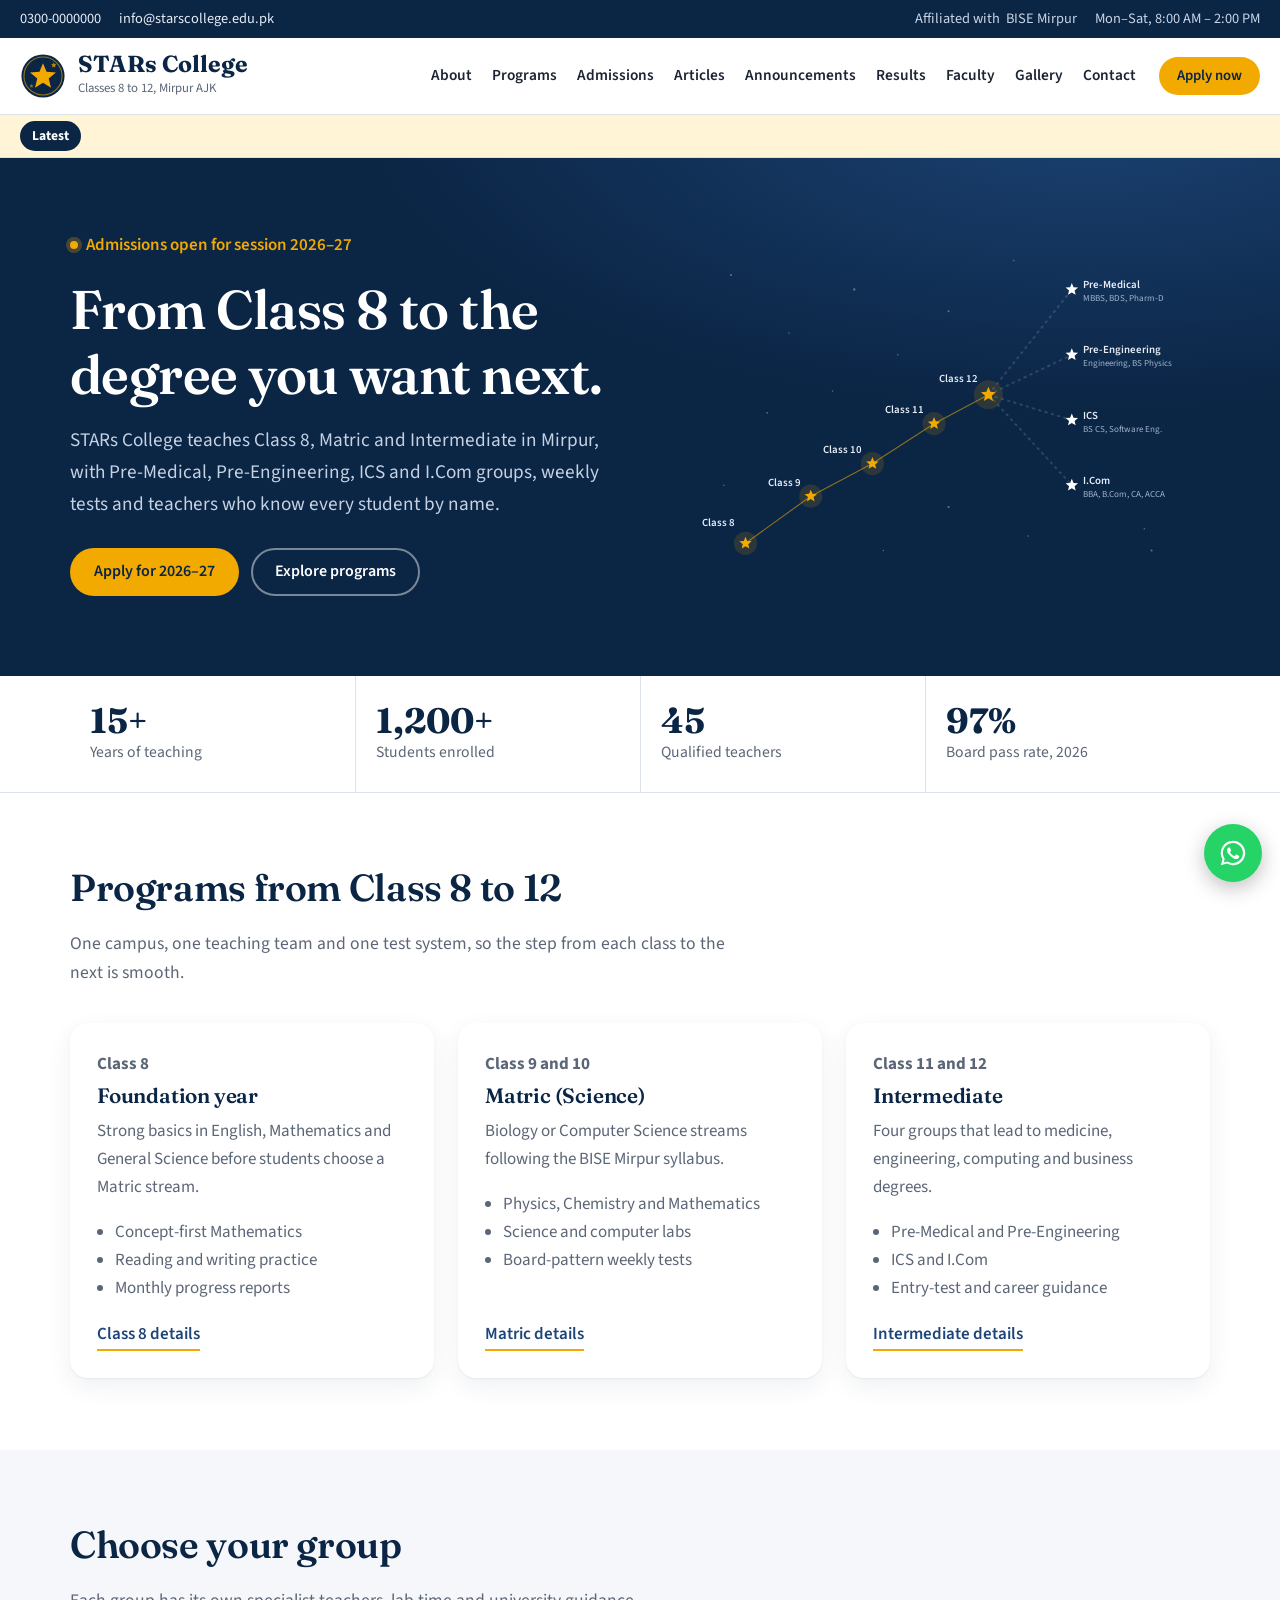
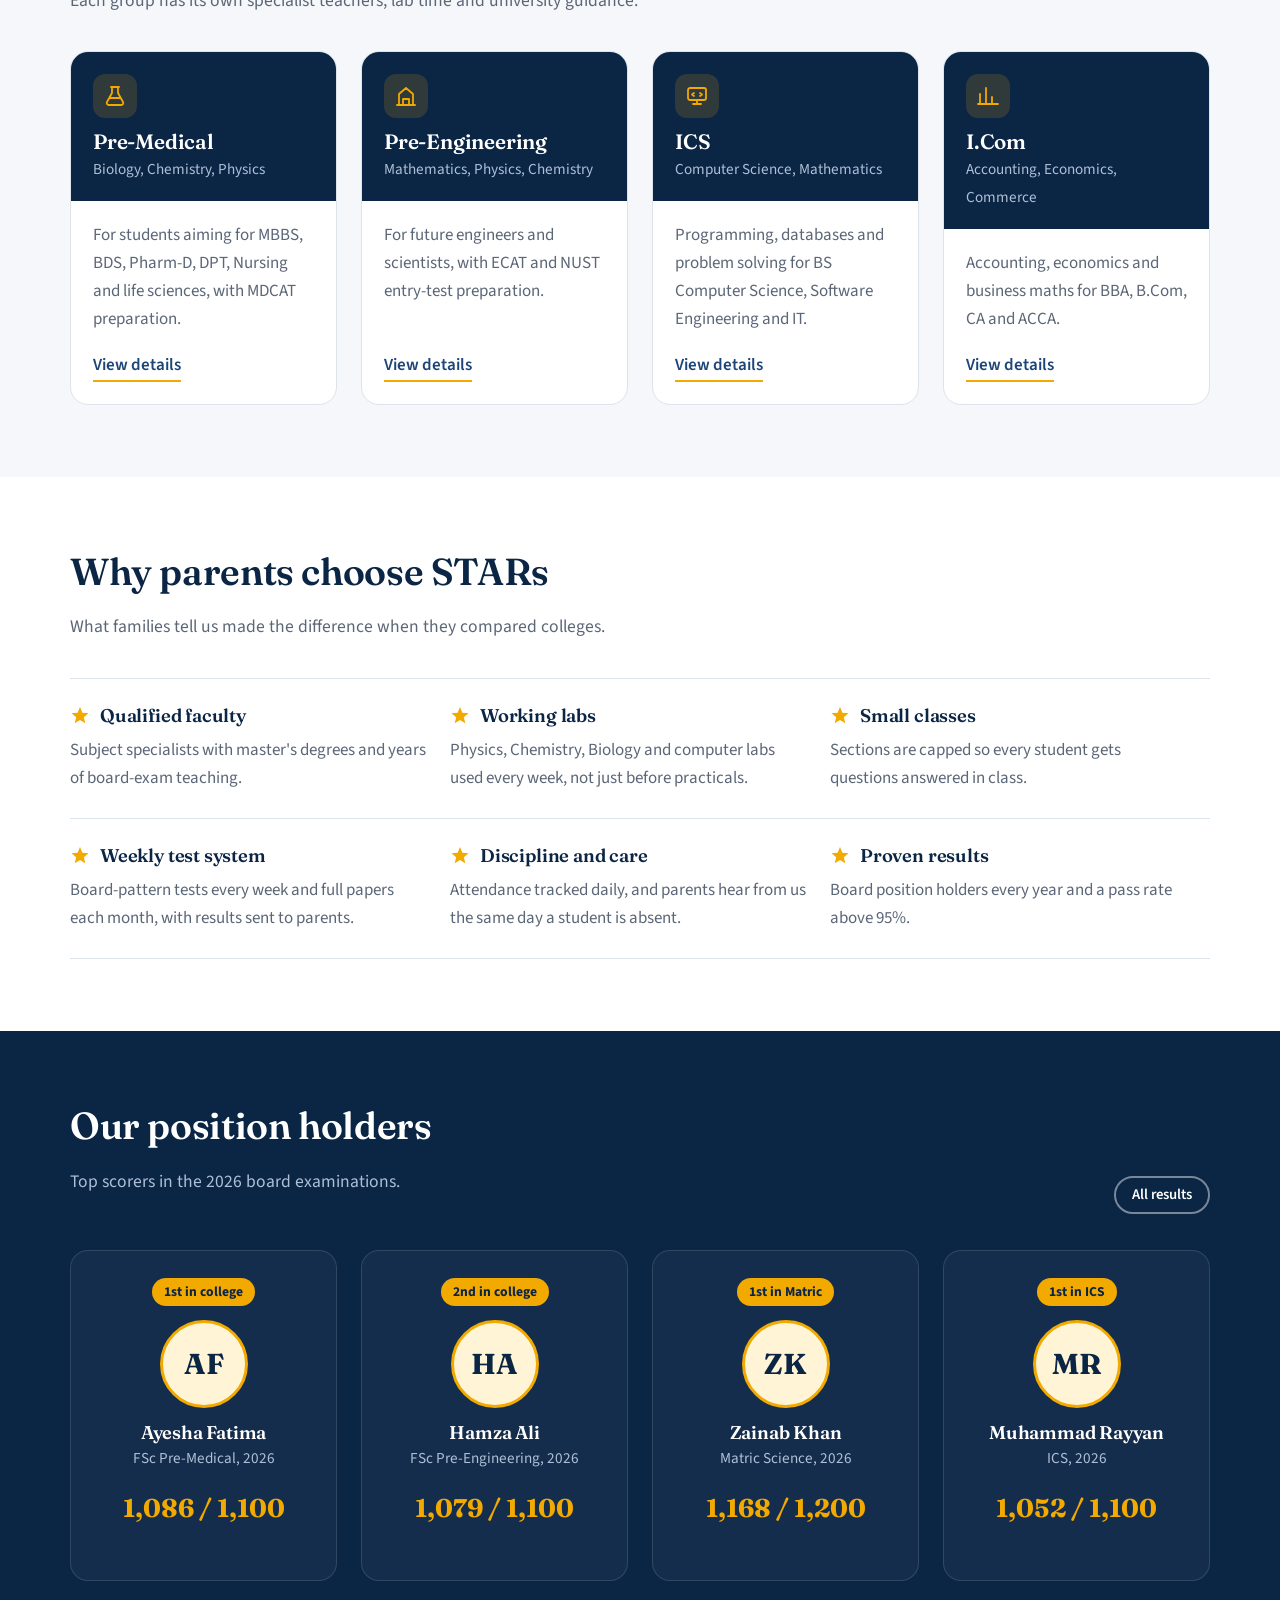
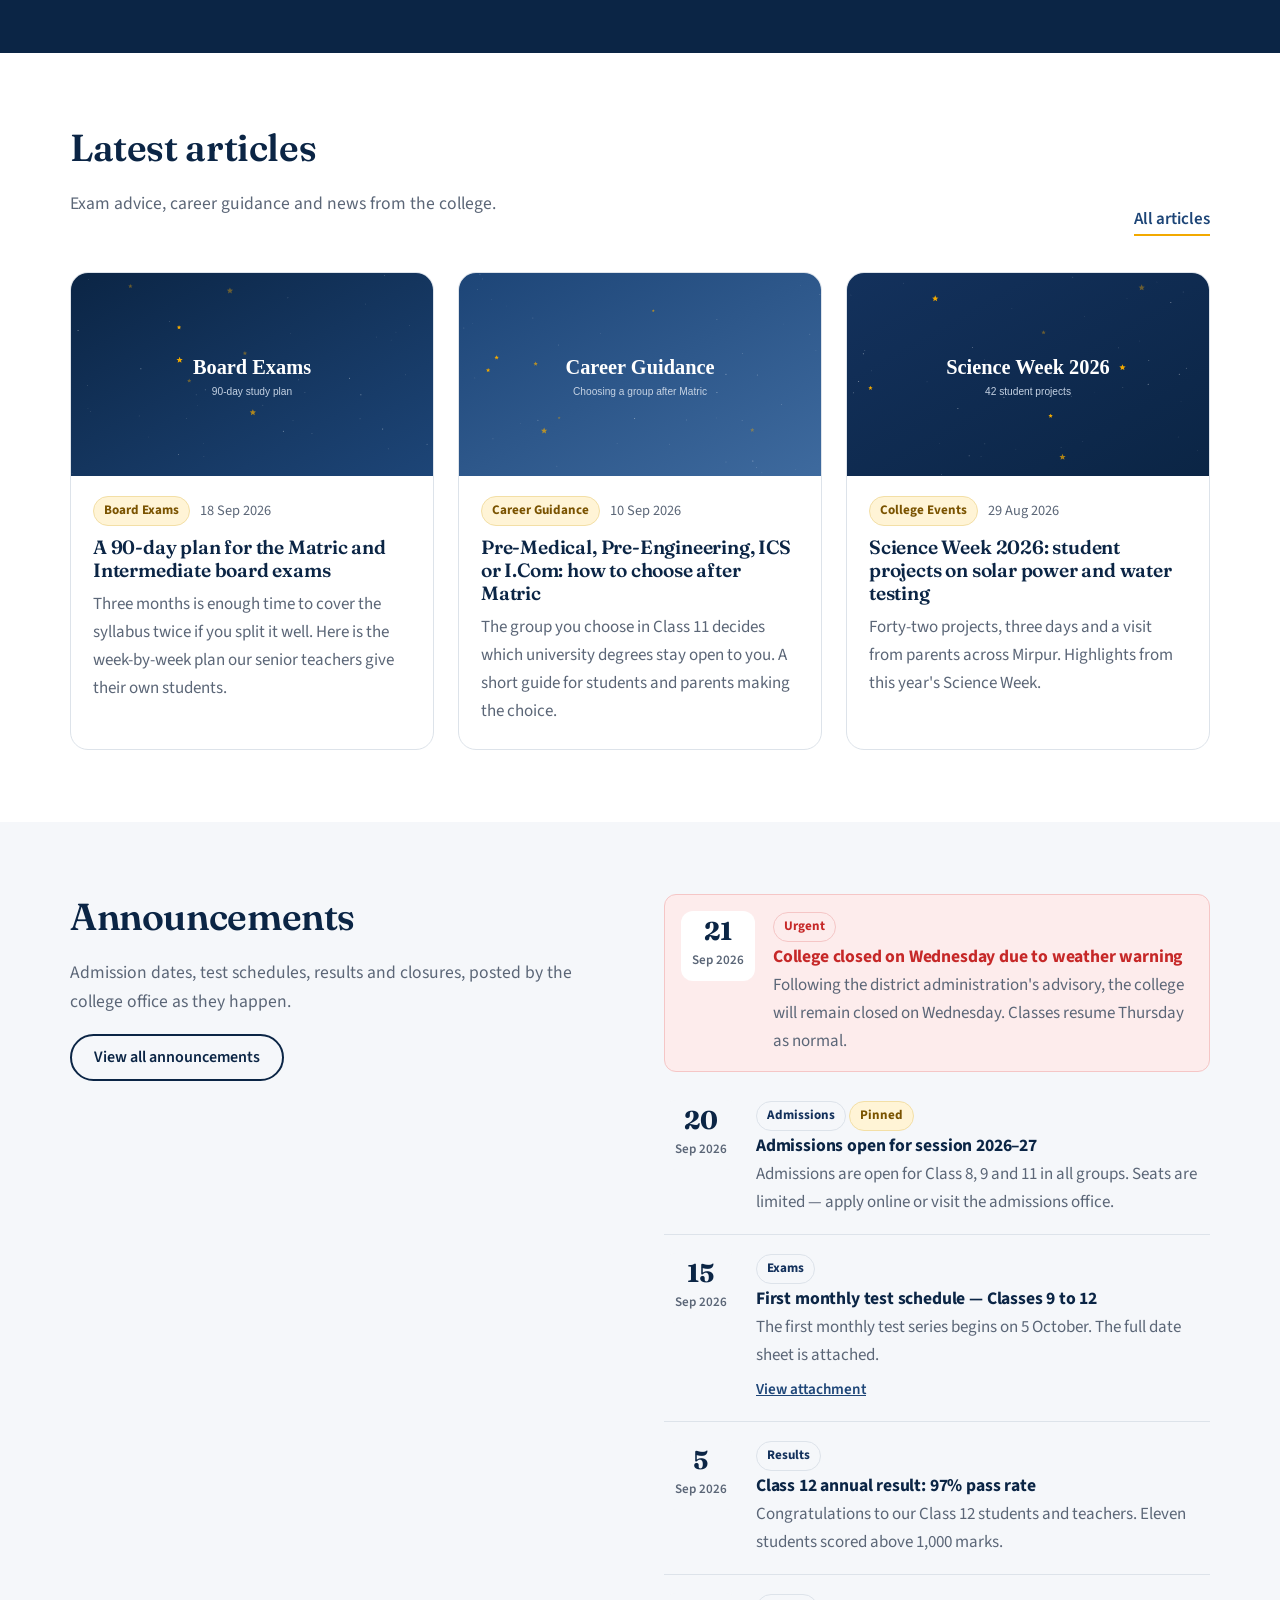
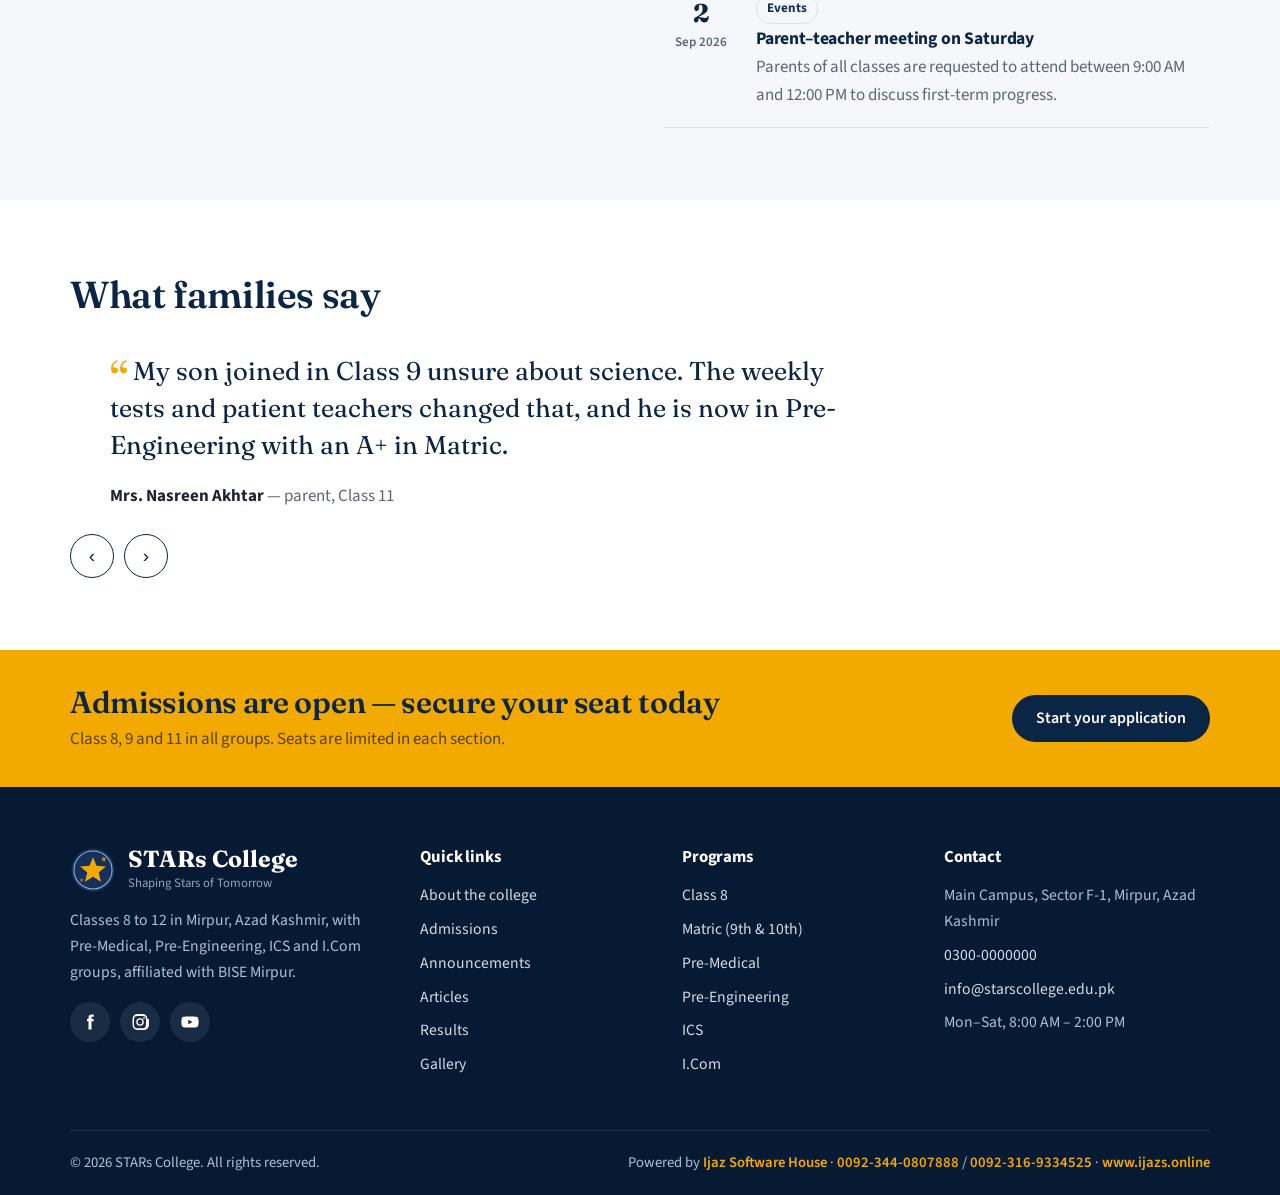
<file: index.html>
<!DOCTYPE html>
<html lang="en">
<head>
<meta charset="utf-8">
<meta name="viewport" content="width=device-width, initial-scale=1">
<title>STARs College Mirpur | Classes 8 to 12 — Pre-Medical, Pre-Engineering, ICS, I.Com</title>
<meta name="description" content="STARs College, Mirpur AJK: Class 8, Matric and Intermediate with Pre-Medical, Pre-Engineering, ICS and I.Com groups. Admissions open for 2026–27.">
<link rel="canonical" href="https://www.yourdomain.com/">
<meta name="theme-color" content="#0B2545">
<meta property="og:type" content="website">
<meta property="og:site_name" content="STARs College">
<meta property="og:title" content="STARs College Mirpur | Classes 8 to 12 — Pre-Medical, Pre-Engineering, ICS, I.Com">
<meta property="og:description" content="STARs College, Mirpur AJK: Class 8, Matric and Intermediate with Pre-Medical, Pre-Engineering, ICS and I.Com groups. Admissions open for 2026–27.">
<meta property="og:url" content="https://www.yourdomain.com/">
<meta property="og:image" content="https://www.yourdomain.com/assets/img/og-image.png">
<meta name="twitter:card" content="summary_large_image">
<link rel="icon" href="assets/img/favicon.svg" type="image/svg+xml">
<link rel="apple-touch-icon" href="assets/img/apple-touch-icon.png">
<link rel="preconnect" href="https://fonts.googleapis.com">
<link rel="preconnect" href="https://fonts.gstatic.com" crossorigin>
<link href="https://fonts.googleapis.com/css2?family=Fraunces:opsz,wght@9..144,500;9..144,600;9..144,700&family=Source+Sans+3:wght@400;600;700&display=swap" rel="stylesheet">
<link rel="stylesheet" href="assets/css/style.css">
<script type="application/ld+json">{"@context":"https://schema.org","@type":"EducationalOrganization","name":"STARs College","url":"https://www.yourdomain.com","logo":"https://www.yourdomain.com/assets/img/logo.svg","address":{"@type":"PostalAddress","addressLocality":"Mirpur","addressRegion":"Azad Kashmir","addressCountry":"PK"},"telephone":"+923000000000"}</script>
</head>
<body>
<a class="skip-link" href="#main">Skip to content</a>

<div class="topbar">
  <div class="container">
    <div class="topbar__group">
      <a class="topbar__item" data-site="phone" href="tel:03000000000">0300-0000000</a>
      <a class="topbar__item" data-site="email" href="mailto:info@starscollege.edu.pk">info@starscollege.edu.pk</a>
    </div>
    <div class="topbar__group topbar__group--right">
      <span class="topbar__item">Affiliated with <span data-site="board">BISE Mirpur</span></span>
      <span class="topbar__item" data-site="timings">Mon–Sat, 8:00 AM – 2:00 PM</span>
    </div>
  </div>
</div>
<header class="site-header">
  <div class="container">
    <a class="brand" href="index.html" aria-label="STARs College home">
      <img src="assets/img/logo.svg" alt="" width="46" height="46">
      <span><span class="brand__name">STARs College</span><span class="brand__sub">Classes 8 to 12, Mirpur AJK</span></span>
    </a>
    <button class="nav-toggle" aria-controls="site-nav" aria-expanded="false" aria-label="Open menu"><svg viewBox="0 0 24 24" aria-hidden="true" fill="currentColor"><path d="M3 6h18v2H3zm0 5h18v2H3zm0 5h18v2H3z"/></svg></button>
    <div class="nav-backdrop"></div>
    <nav class="nav" id="site-nav" aria-label="Main">
      <button class="nav-toggle nav-close" aria-label="Close menu"><svg viewBox="0 0 24 24" aria-hidden="true" fill="currentColor"><path d="M18.3 5.7 12 12l6.3 6.3-1.4 1.4L10.6 13.4 4.3 19.7l-1.4-1.4L9.2 12 2.9 5.7l1.4-1.4 6.3 6.3 6.3-6.3z"/></svg></button>
      <ul class="nav__list">
        <li class="nav__home"><a href="index.html" aria-current="page">Home</a></li>
        <li><a href="about.html">About</a></li>
        <li><a href="programs.html">Programs</a></li>
        <li><a href="admissions.html">Admissions</a></li>
        <li><a href="articles.html">Articles</a></li>
        <li><a href="announcements.html">Announcements</a></li>
        <li><a href="results.html">Results</a></li>
        <li><a href="faculty.html">Faculty</a></li>
        <li><a href="gallery.html">Gallery</a></li>
        <li><a href="contact.html">Contact</a></li>
      </ul>
      <a class="btn btn--gold btn--sm nav__cta" href="admissions.html#apply">Apply now</a>
    </nav>
  </div>
</header>
<div class="ticker" role="region" aria-label="Latest announcements">
  <div class="container">
    <a class="ticker__label" href="announcements.html">Latest</a>
    <div class="ticker__viewport"><div class="ticker__track"><a href="announcements.html">See all announcements</a></div></div>
  </div>
</div>
<main id="main">
<section class="hero">
  <div class="container">
    <div>
      <p class="hero__badge">Admissions open for session 2026–27</p>
      <h1>From Class 8 to the degree you want next.</h1>
      <p class="hero__lead">STARs College teaches Class 8, Matric and Intermediate in Mirpur, with Pre-Medical, Pre-Engineering, ICS and I.Com groups, weekly tests and teachers who know every student by name.</p>
      <div class="hero__actions">
        <a class="btn btn--gold" href="admissions.html#apply">Apply for 2026–27</a>
        <a class="btn btn--ghost" href="programs.html">Explore programs</a>
      </div>
    </div>

    <svg class="constellation" viewBox="-50 0 740 460" role="img" aria-labelledby="c-title">
      <title id="c-title">The STARs journey: Class 8, 9, 10, 11 and 12, opening into four groups — Pre-Medical, Pre-Engineering, ICS and I.Com.</title>
      <defs>
        <symbol id="st" viewBox="-10 -10 20 20" overflow="visible"><path d="M0-9 2.35-3.24 8.56-2.78 3.8 1.24 5.29 7.28 0 4-5.29 7.28-3.8 1.24-8.56-2.78-2.35-3.24Z"/></symbol>
      </defs>
      <g class="dust">
        <circle cx="30" cy="40" r="1.4"/><circle cx="110" cy="120" r="1"/><circle cx="200" cy="60" r="1.6"/><circle cx="260" cy="150" r="1"/>
        <circle cx="80" cy="230" r="1.2"/><circle cx="170" cy="200" r="1"/><circle cx="330" cy="90" r="1.3"/><circle cx="420" cy="20" r="1"/>
        <circle cx="610" cy="420" r="1.4"/><circle cx="440" cy="400" r="1"/><circle cx="330" cy="360" r="1.5"/><circle cx="240" cy="420" r="1"/>
        <circle cx="600" cy="390" r="1"/><circle cx="20" cy="330" r="1"/>
      </g>
      <path class="path" d="M50 410 140 345 225 300 310 245 385 205"/>
      <path class="path--branch path" d="M385 205 500 60M385 205 500 150M385 205 500 240M385 205 500 330"/>

      <g class="node n1"><circle class="halo" cx="50" cy="410" r="16"/><use href="#st" class="star" x="40" y="400" width="20" height="20"/><text x="36" y="386" text-anchor="end">Class 8</text></g>
      <g class="node n2"><circle class="halo" cx="140" cy="345" r="16"/><use href="#st" class="star" x="130" y="335" width="20" height="20"/><text x="126" y="331" text-anchor="end">Class 9</text></g>
      <g class="node n3"><circle class="halo" cx="225" cy="300" r="16"/><use href="#st" class="star" x="215" y="290" width="20" height="20"/><text x="211" y="286" text-anchor="end">Class 10</text></g>
      <g class="node n4"><circle class="halo" cx="310" cy="245" r="16"/><use href="#st" class="star" x="300" y="235" width="20" height="20"/><text x="296" y="231" text-anchor="end">Class 11</text></g>
      <g class="node n5"><circle class="halo" cx="385" cy="205" r="20"/><use href="#st" class="star" x="373" y="193" width="24" height="24"/><text x="371" y="187" text-anchor="end">Class 12</text></g>

      <a href="programs.html#pre-medical" class="node g"><use href="#st" class="star star--group" x="490" y="50" width="20" height="20"/><text x="516" y="58">Pre-Medical</text><text class="t-sub" x="516" y="76">MBBS, BDS, Pharm-D</text></a>
      <a href="programs.html#pre-engineering" class="node g"><use href="#st" class="star star--group" x="490" y="140" width="20" height="20"/><text x="516" y="148">Pre-Engineering</text><text class="t-sub" x="516" y="166">Engineering, BS Physics</text></a>
      <a href="programs.html#ics" class="node g"><use href="#st" class="star star--group" x="490" y="230" width="20" height="20"/><text x="516" y="238">ICS</text><text class="t-sub" x="516" y="256">BS CS, Software Eng.</text></a>
      <a href="programs.html#icom" class="node g"><use href="#st" class="star star--group" x="490" y="320" width="20" height="20"/><text x="516" y="328">I.Com</text><text class="t-sub" x="516" y="346">BBA, B.Com, CA, ACCA</text></a>
    </svg>
  </div>
</section>

<section class="stats" aria-label="STARs College in numbers">
  <div class="container stats__grid">
    <div class="stat"><div class="stat__num" data-count="15" data-suffix="+">15+</div><div class="stat__label">Years of teaching</div></div>
    <div class="stat"><div class="stat__num" data-count="1200" data-suffix="+">1,200+</div><div class="stat__label">Students enrolled</div></div>
    <div class="stat"><div class="stat__num" data-count="45">45</div><div class="stat__label">Qualified teachers</div></div>
    <div class="stat"><div class="stat__num" data-count="97" data-suffix="%">97%</div><div class="stat__label">Board pass rate, 2026</div></div>
  </div>
</section>

<section class="section">
  <div class="container">
    <div class="section-head">
      <h2>Programs from Class 8 to 12</h2>
      <p>One campus, one teaching team and one test system, so the step from each class to the next is smooth.</p>
    </div>
    <div class="grid grid--3">
      <article class="card card--shadow program">
        <p class="program__classes">Class 8</p>
        <h3>Foundation year</h3>
        <p>Strong basics in English, Mathematics and General Science before students choose a Matric stream.</p>
        <ul><li>Concept-first Mathematics</li><li>Reading and writing practice</li><li>Monthly progress reports</li></ul>
        <a class="link-more" href="programs.html#class-8">Class 8 details</a>
      </article>
      <article class="card card--shadow program">
        <p class="program__classes">Class 9 and 10</p>
        <h3>Matric (Science)</h3>
        <p>Biology or Computer Science streams following the <span data-site="board">BISE Mirpur</span> syllabus.</p>
        <ul><li>Physics, Chemistry and Mathematics</li><li>Science and computer labs</li><li>Board-pattern weekly tests</li></ul>
        <a class="link-more" href="programs.html#matric">Matric details</a>
      </article>
      <article class="card card--shadow program">
        <p class="program__classes">Class 11 and 12</p>
        <h3>Intermediate</h3>
        <p>Four groups that lead to medicine, engineering, computing and business degrees.</p>
        <ul><li>Pre-Medical and Pre-Engineering</li><li>ICS and I.Com</li><li>Entry-test and career guidance</li></ul>
        <a class="link-more" href="programs.html#intermediate">Intermediate details</a>
      </article>
    </div>
  </div>
</section>

<section class="section section--paper">
  <div class="container">
    <div class="section-head">
      <h2>Choose your group</h2>
      <p>Each group has its own specialist teachers, lab time and university guidance.</p>
    </div>
    <div class="grid grid--4">
      <article class="group-card">
        <div class="group-card__top">
          <div class="group-card__icon"><svg viewBox="0 0 24 24"><path d="M9 3v6l-5 9a2 2 0 0 0 1.8 3h12.4a2 2 0 0 0 1.8-3l-5-9V3M8 3h8M7 14h10"/></svg></div>
          <h3>Pre-Medical</h3><span>Biology, Chemistry, Physics</span>
        </div>
        <div class="group-card__body">
          <p>For students aiming for MBBS, BDS, Pharm-D, DPT, Nursing and life sciences, with MDCAT preparation.</p>
          <a class="link-more" href="programs.html#pre-medical">View details</a>
        </div>
      </article>
      <article class="group-card">
        <div class="group-card__top">
          <div class="group-card__icon"><svg viewBox="0 0 24 24"><path d="M3 21h18M5 21V10l7-6 7 6v11M9 21v-6h6v6"/></svg></div>
          <h3>Pre-Engineering</h3><span>Mathematics, Physics, Chemistry</span>
        </div>
        <div class="group-card__body">
          <p>For future engineers and scientists, with ECAT and NUST entry-test preparation.</p>
          <a class="link-more" href="programs.html#pre-engineering">View details</a>
        </div>
      </article>
      <article class="group-card">
        <div class="group-card__top">
          <div class="group-card__icon"><svg viewBox="0 0 24 24"><rect x="3" y="4" width="18" height="12" rx="2"/><path d="M8 20h8M12 16v4M9 9l-2 1.5L9 12M15 9l2 1.5-2 1.5"/></svg></div>
          <h3>ICS</h3><span>Computer Science, Mathematics</span>
        </div>
        <div class="group-card__body">
          <p>Programming, databases and problem solving for BS Computer Science, Software Engineering and IT.</p>
          <a class="link-more" href="programs.html#ics">View details</a>
        </div>
      </article>
      <article class="group-card">
        <div class="group-card__top">
          <div class="group-card__icon"><svg viewBox="0 0 24 24"><path d="M4 20V10M10 20V4M16 20v-7M22 20H2"/></svg></div>
          <h3>I.Com</h3><span>Accounting, Economics, Commerce</span>
        </div>
        <div class="group-card__body">
          <p>Accounting, economics and business maths for BBA, B.Com, CA and ACCA.</p>
          <a class="link-more" href="programs.html#icom">View details</a>
        </div>
      </article>
    </div>
  </div>
</section>

<section class="section">
  <div class="container">
    <div class="section-head">
      <h2>Why parents choose STARs</h2>
      <p>What families tell us made the difference when they compared colleges.</p>
    </div>
    <div class="why">
      <div class="why__item"><h3><svg viewBox="-10 -10 20 20"><path d="M0-9 2.35-3.24 8.56-2.78 3.8 1.24 5.29 7.28 0 4-5.29 7.28-3.8 1.24-8.56-2.78-2.35-3.24Z"/></svg>Qualified faculty</h3><p>Subject specialists with master's degrees and years of board-exam teaching.</p></div>
      <div class="why__item"><h3><svg viewBox="-10 -10 20 20"><path d="M0-9 2.35-3.24 8.56-2.78 3.8 1.24 5.29 7.28 0 4-5.29 7.28-3.8 1.24-8.56-2.78-2.35-3.24Z"/></svg>Working labs</h3><p>Physics, Chemistry, Biology and computer labs used every week, not just before practicals.</p></div>
      <div class="why__item"><h3><svg viewBox="-10 -10 20 20"><path d="M0-9 2.35-3.24 8.56-2.78 3.8 1.24 5.29 7.28 0 4-5.29 7.28-3.8 1.24-8.56-2.78-2.35-3.24Z"/></svg>Small classes</h3><p>Sections are capped so every student gets questions answered in class.</p></div>
      <div class="why__item"><h3><svg viewBox="-10 -10 20 20"><path d="M0-9 2.35-3.24 8.56-2.78 3.8 1.24 5.29 7.28 0 4-5.29 7.28-3.8 1.24-8.56-2.78-2.35-3.24Z"/></svg>Weekly test system</h3><p>Board-pattern tests every week and full papers each month, with results sent to parents.</p></div>
      <div class="why__item"><h3><svg viewBox="-10 -10 20 20"><path d="M0-9 2.35-3.24 8.56-2.78 3.8 1.24 5.29 7.28 0 4-5.29 7.28-3.8 1.24-8.56-2.78-2.35-3.24Z"/></svg>Discipline and care</h3><p>Attendance tracked daily, and parents hear from us the same day a student is absent.</p></div>
      <div class="why__item"><h3><svg viewBox="-10 -10 20 20"><path d="M0-9 2.35-3.24 8.56-2.78 3.8 1.24 5.29 7.28 0 4-5.29 7.28-3.8 1.24-8.56-2.78-2.35-3.24Z"/></svg>Proven results</h3><p>Board position holders every year and a pass rate above 95%.</p></div>
    </div>
  </div>
</section>

<section class="section section--navy">
  <div class="container">
    <div class="section-head section-head--row">
      <div><h2>Our position holders</h2><p>Top scorers in the 2026 board examinations.</p></div>
      <a class="btn btn--ghost btn--sm" href="results.html">All results</a>
    </div>
    <div class="grid grid--4">
      <div class="topper"><span class="topper__pos">1st in college</span><div class="avatar">AF</div><h3>Ayesha Fatima</h3><p class="topper__meta">FSc Pre-Medical, 2026</p><p class="topper__marks">1,086 / 1,100</p></div>
      <div class="topper"><span class="topper__pos">2nd in college</span><div class="avatar">HA</div><h3>Hamza Ali</h3><p class="topper__meta">FSc Pre-Engineering, 2026</p><p class="topper__marks">1,079 / 1,100</p></div>
      <div class="topper"><span class="topper__pos">1st in Matric</span><div class="avatar">ZK</div><h3>Zainab Khan</h3><p class="topper__meta">Matric Science, 2026</p><p class="topper__marks">1,168 / 1,200</p></div>
      <div class="topper"><span class="topper__pos">1st in ICS</span><div class="avatar">MR</div><h3>Muhammad Rayyan</h3><p class="topper__meta">ICS, 2026</p><p class="topper__marks">1,052 / 1,100</p></div>
    </div>
  </div>
</section>

<section class="section">
  <div class="container">
    <div class="section-head section-head--row">
      <div><h2>Latest articles</h2><p>Exam advice, career guidance and news from the college.</p></div>
      <a class="link-more" href="articles.html">All articles</a>
    </div>
    <div class="grid grid--3" id="home-articles">
      <div class="skeleton"></div><div class="skeleton"></div><div class="skeleton"></div>
    </div>
  </div>
</section>

<section class="section section--paper">
  <div class="container two-col">
    <div>
      <h2>Announcements</h2>
      <p style="color:var(--muted);font-size:1.1rem">Admission dates, test schedules, results and closures, posted by the college office as they happen.</p>
      <a class="btn btn--outline" href="announcements.html">View all announcements</a>
    </div>
    <ul class="notice-list" id="home-notices"><li class="skeleton"></li></ul>
  </div>
</section>

<section class="section">
  <div class="container">
    <div class="section-head"><h2>What families say</h2></div>
    <div class="quote-slider" id="quotes" aria-roledescription="carousel" aria-label="Testimonials">
      <figure class="quote is-active">
        <blockquote>My son joined in Class 9 unsure about science. The weekly tests and patient teachers changed that, and he is now in Pre-Engineering with an A+ in Matric.</blockquote>
        <figcaption><cite>Mrs. Nasreen Akhtar <span>— parent, Class 11</span></cite></figcaption>
      </figure>
      <figure class="quote">
        <blockquote>The teachers explain every topic until we actually understand it. The MDCAT sessions in Class 12 gave me confidence I did not have before.</blockquote>
        <figcaption><cite>Iqra Bibi <span>— Pre-Medical, Class 12</span></cite></figcaption>
      </figure>
      <figure class="quote">
        <blockquote>We get a message the same day if our daughter is absent, and the monthly report shows exactly where she needs help. That is why we trust STARs.</blockquote>
        <figcaption><cite>Mr. Tariq Mehmood <span>— parent, Class 10</span></cite></figcaption>
      </figure>
      <div class="quote-controls">
        <button type="button" data-dir="-1" aria-label="Previous testimonial">‹</button>
        <button type="button" data-dir="1" aria-label="Next testimonial">›</button>
      </div>
    </div>
  </div>
</section>

<section class="cta-strip">
  <div class="container">
    <div>
      <h2>Admissions are open — secure your seat today</h2>
      <p>Class 8, 9 and 11 in all groups. Seats are limited in each section.</p>
    </div>
    <a class="btn btn--navy" href="admissions.html#apply">Start your application</a>
  </div>
</section>

</main>

<footer class="site-footer">
  <div class="container">
    <div class="footer-grid">
      <div>
        <a class="brand" href="index.html">
          <img src="assets/img/logo-light.svg" alt="" width="46" height="46">
          <span><span class="brand__name">STARs College</span><span class="brand__sub" data-site="tagline">Shaping Stars of Tomorrow</span></span>
        </a>
        <p>Classes 8 to 12 in Mirpur, Azad Kashmir, with Pre-Medical, Pre-Engineering, ICS and I.Com groups, affiliated with <span data-site="board">BISE Mirpur</span>.</p>
        <div class="socials">
          <a data-social="facebook" href="#" aria-label="Facebook"><svg viewBox="0 0 24 24" aria-hidden="true"><path d="M14 8V6.2c0-.8.2-1.2 1.4-1.2H17V2h-2.6C11.3 2 10 3.5 10 6v2H8v3h2v11h4V11h2.7l.3-3z"/></svg></a>
          <a data-social="instagram" href="#" aria-label="Instagram"><svg viewBox="0 0 24 24" aria-hidden="true"><path d="M12 7a5 5 0 1 0 5 5 5 5 0 0 0-5-5zm0 8.2A3.2 3.2 0 1 1 15.2 12 3.2 3.2 0 0 1 12 15.2zM17.3 5.5a1.2 1.2 0 1 0 1.2 1.2 1.2 1.2 0 0 0-1.2-1.2zM21.9 7.9a6.5 6.5 0 0 0-1.8-4.6 6.5 6.5 0 0 0-4.6-1.8C13.7 1.4 10.3 1.4 8.5 1.5a6.5 6.5 0 0 0-4.6 1.8A6.5 6.5 0 0 0 2.1 7.9c-.1 1.8-.1 6.4 0 8.2a6.5 6.5 0 0 0 1.8 4.6 6.5 6.5 0 0 0 4.6 1.8c1.8.1 7.2.1 9 0a6.5 6.5 0 0 0 4.6-1.8 6.5 6.5 0 0 0 1.8-4.6c.1-1.8.1-6.4 0-8.2zm-2.3 10.1a3.4 3.4 0 0 1-1.9 1.9c-1.3.5-4.4.4-5.7.4s-4.4.1-5.7-.4A3.4 3.4 0 0 1 4.4 18c-.5-1.3-.4-4.4-.4-6s-.1-4.4.4-5.7a3.4 3.4 0 0 1 1.9-2c1.3-.5 4.4-.4 5.7-.4s4.4-.1 5.7.4a3.4 3.4 0 0 1 1.9 1.9c.5 1.3.4 4.4.4 5.8s.1 4.4-.4 5.7z"/></svg></a>
          <a data-social="youtube" href="#" aria-label="YouTube"><svg viewBox="0 0 24 24" aria-hidden="true"><path d="M23 7.2a3 3 0 0 0-2.1-2.1C19 4.6 12 4.6 12 4.6s-7 0-8.9.5A3 3 0 0 0 1 7.2 31 31 0 0 0 .5 12 31 31 0 0 0 1 16.8a3 3 0 0 0 2.1 2.1c1.9.5 8.9.5 8.9.5s7 0 8.9-.5a3 3 0 0 0 2.1-2.1 31 31 0 0 0 .5-4.8 31 31 0 0 0-.5-4.8zM9.7 15V9l5.8 3z"/></svg></a>
        </div>
      </div>
      <div>
        <h2>Quick links</h2>
        <ul>
          <li><a href="about.html">About the college</a></li>
          <li><a href="admissions.html">Admissions</a></li>
          <li><a href="announcements.html">Announcements</a></li>
          <li><a href="articles.html">Articles</a></li>
          <li><a href="results.html">Results</a></li>
          <li><a href="gallery.html">Gallery</a></li>
        </ul>
      </div>
      <div>
        <h2>Programs</h2>
        <ul>
          <li><a href="programs.html#class-8">Class 8</a></li>
          <li><a href="programs.html#matric">Matric (9th &amp; 10th)</a></li>
          <li><a href="programs.html#pre-medical">Pre-Medical</a></li>
          <li><a href="programs.html#pre-engineering">Pre-Engineering</a></li>
          <li><a href="programs.html#ics">ICS</a></li>
          <li><a href="programs.html#icom">I.Com</a></li>
        </ul>
      </div>
      <div>
        <h2>Contact</h2>
        <ul>
          <li data-site="address">Main Campus, Sector F-1, Mirpur, Azad Kashmir</li>
          <li><a data-site="phone" href="tel:03000000000">0300-0000000</a></li>
          <li><a data-site="email" href="mailto:info@starscollege.edu.pk">info@starscollege.edu.pk</a></li>
          <li data-site="timings">Mon–Sat, 8:00 AM – 2:00 PM</li>
        </ul>
      </div>
    </div>
    <div class="footer-bottom">
      <span>© <span data-year>2026</span> STARs College. All rights reserved.</span>
      <span>Powered by <a href="https://www.ijazs.online" target="_blank" rel="noopener">Ijaz Software House</a> · <a href="tel:+923440807888" style="white-space:nowrap">0092-344-0807888</a> / <a href="tel:+923169334525" style="white-space:nowrap">0092-316-9334525</a> · <a href="https://www.ijazs.online" target="_blank" rel="noopener">www.ijazs.online</a></span>
    </div>
  </div>
</footer>
<a class="wa-float" data-wa="Assalam-o-Alaikum, I have a question about STARs College." href="https://wa.me/923000000000" target="_blank" rel="noopener" aria-label="Chat on WhatsApp"><svg viewBox="0 0 32 32" aria-hidden="true"><path d="M16 3a13 13 0 0 0-11.2 19.6L3 29l6.6-1.7A13 13 0 1 0 16 3zm0 23.7a10.7 10.7 0 0 1-5.5-1.5l-.4-.2-3.9 1 1-3.8-.3-.4A10.7 10.7 0 1 1 16 26.7zm5.9-8c-.3-.2-1.9-.9-2.2-1s-.5-.2-.7.2-.8 1-1 1.2-.4.2-.7.1a8.8 8.8 0 0 1-4.4-3.8c-.3-.6.3-.5 1-1.7a.6.6 0 0 0 0-.6l-1-2.4c-.3-.6-.5-.5-.7-.5h-.6a1.2 1.2 0 0 0-.9.4 3.6 3.6 0 0 0-1.1 2.7 6.3 6.3 0 0 0 1.3 3.3 14.4 14.4 0 0 0 5.5 4.9c2 .9 2.8 1 3.9.8a3.3 3.3 0 0 0 2.1-1.5 2.7 2.7 0 0 0 .2-1.5c-.1-.2-.3-.3-.7-.5z"/></svg></a>
<script type="module" src="assets/js/main.js"></script>
<script type="module" src="assets/js/pages/home.js"></script>
<!-- Ijaz Network cross-promotion ads -->
<script src="https://www.ijazs.online/ijaz-network-ads.js" defer></script>
</body>
</html>
</file>
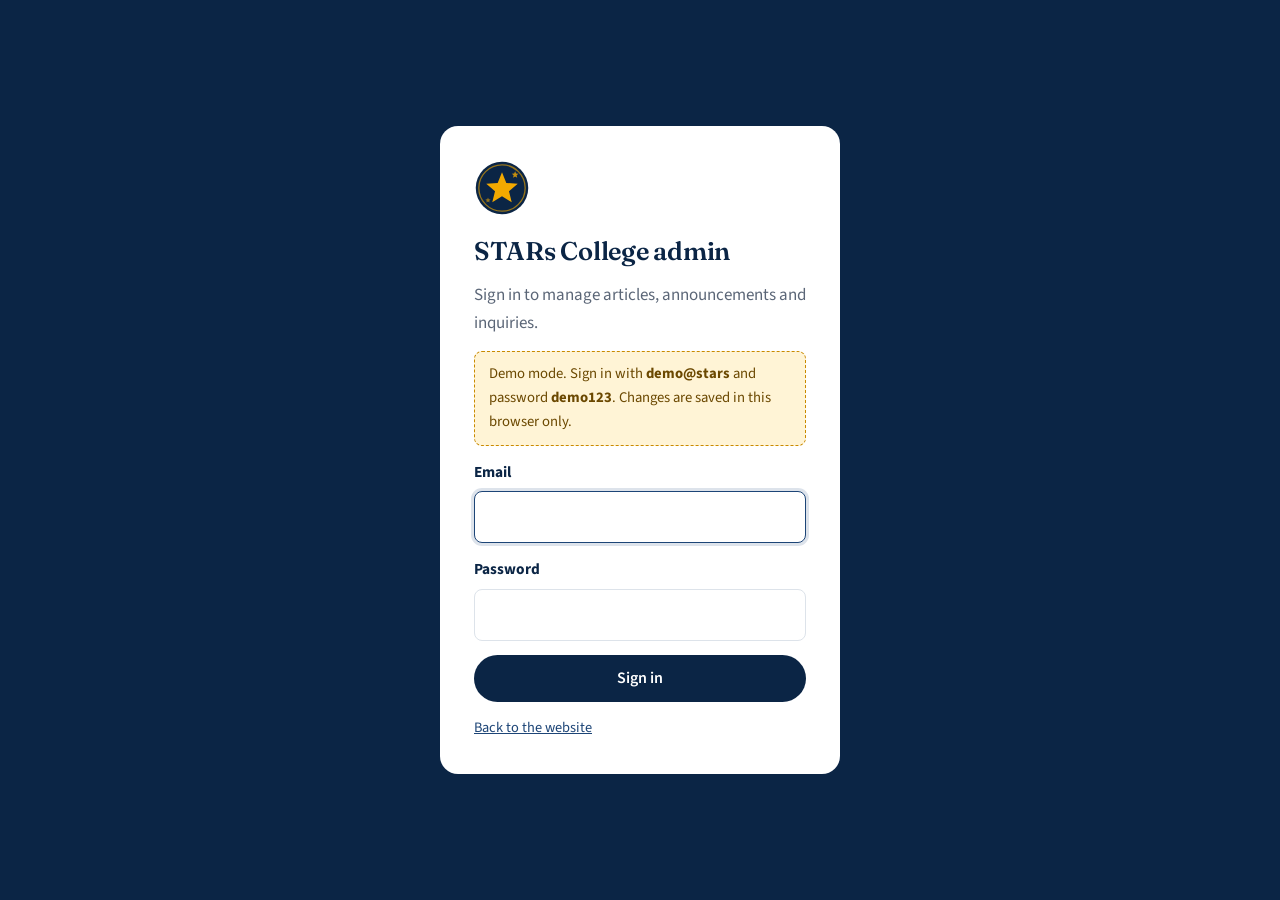
<file: admin/index.html>
<!DOCTYPE html>
<html lang="en">
<head>
<meta charset="utf-8">
<meta name="viewport" content="width=device-width, initial-scale=1">
<meta name="robots" content="noindex, nofollow">
<title>Admin panel | STARs College</title>
<link rel="icon" href="../assets/img/favicon.svg" type="image/svg+xml">
<link rel="preconnect" href="https://fonts.googleapis.com">
<link rel="preconnect" href="https://fonts.gstatic.com" crossorigin>
<link href="https://fonts.googleapis.com/css2?family=Fraunces:opsz,wght@9..144,600;9..144,700&family=Source+Sans+3:wght@400;600;700&display=swap" rel="stylesheet">
<link rel="stylesheet" href="../assets/css/style.css">
<link rel="stylesheet" href="admin.css">
</head>
<body class="admin">

<!-- ===== Login ===== -->
<section class="login" id="login-view" hidden>
  <form class="login__card" id="login-form" novalidate>
    <img src="../assets/img/logo.svg" alt="" width="56" height="56">
    <h1>STARs College admin</h1>
    <p class="muted">Sign in to manage articles, announcements and inquiries.</p>
    <div id="login-demo"></div>
    <div class="field"><label for="l-email">Email</label><input id="l-email" name="email" type="email" autocomplete="username" required></div>
    <div class="field"><label for="l-pass">Password</label><input id="l-pass" name="password" type="password" autocomplete="current-password" required></div>
    <div class="form-status" role="alert"></div>
    <button class="btn btn--navy" type="submit" style="width:100%">Sign in</button>
    <p class="muted small"><a href="../index.html">Back to the website</a></p>
  </form>
</section>

<!-- ===== App ===== -->
<div class="app" id="app-view" hidden>
  <aside class="side">
    <a class="side__brand" href="../index.html" target="_blank" rel="noopener">
      <img src="../assets/img/logo-light.svg" alt="" width="36" height="36"><span>STARs Admin</span>
    </a>
    <nav class="side__nav" aria-label="Admin">
      <button data-view="dashboard" aria-current="page">Dashboard</button>
      <button data-view="articles">Articles</button>
      <button data-view="announcements">Announcements</button>
      <button data-view="inquiries">Inquiries <span class="badge" id="new-count" hidden></span></button>
    </nav>
    <div class="side__foot">
      <span class="small" id="who"></span>
      <button class="linkbtn" id="logout">Sign out</button>
    </div>
  </aside>

  <main class="main" id="main">
    <div id="demo-banner"></div>

    <!-- Dashboard -->
    <section data-panel="dashboard">
      <header class="main__head"><h1>Dashboard</h1><a class="btn btn--outline btn--sm" href="../index.html" target="_blank" rel="noopener">View website</a></header>
      <div class="kpis">
        <button class="kpi" data-go="articles"><span class="kpi__num" id="k-art">–</span><span>Published articles</span><span class="small muted" id="k-draft"></span></button>
        <button class="kpi" data-go="announcements"><span class="kpi__num" id="k-ann">–</span><span>Active announcements</span><span class="small muted" id="k-exp"></span></button>
        <button class="kpi" data-go="inquiries"><span class="kpi__num" id="k-inq">–</span><span>Inquiries</span><span class="small muted" id="k-new"></span></button>
      </div>
      <div class="dash-actions">
        <button class="btn btn--gold" data-new="article">Write an article</button>
        <button class="btn btn--navy" data-new="announcement">Post an announcement</button>
      </div>
      <h2 class="h3">Latest inquiries</h2>
      <div id="dash-inq"></div>
    </section>

    <!-- Articles -->
    <section data-panel="articles" hidden>
      <header class="main__head"><h1>Articles</h1><button class="btn btn--gold btn--sm" data-new="article">New article</button></header>
      <div class="table-wrap"><table class="admin-table">
        <thead><tr><th>Title</th><th>Category</th><th>Date</th><th>Status</th><th><span class="sr-only">Actions</span></th></tr></thead>
        <tbody id="art-rows"></tbody>
      </table></div>
    </section>

    <!-- Announcements -->
    <section data-panel="announcements" hidden>
      <header class="main__head"><h1>Announcements</h1><button class="btn btn--gold btn--sm" data-new="announcement">New announcement</button></header>
      <div class="table-wrap"><table class="admin-table">
        <thead><tr><th>Title</th><th>Category</th><th>Date</th><th>Status</th><th><span class="sr-only">Actions</span></th></tr></thead>
        <tbody id="ann-rows"></tbody>
      </table></div>
    </section>

    <!-- Inquiries -->
    <section data-panel="inquiries" hidden>
      <header class="main__head"><h1>Inquiries</h1><button class="btn btn--outline btn--sm" id="csv">Export to CSV</button></header>
      <div class="filter-chips" id="inq-filter" style="margin-bottom:16px">
        <button type="button" aria-pressed="true" data-f="all">All</button>
        <button type="button" aria-pressed="false" data-f="new">Not contacted</button>
        <button type="button" aria-pressed="false" data-f="admission">Admission</button>
        <button type="button" aria-pressed="false" data-f="contact">Contact form</button>
      </div>
      <div class="table-wrap"><table class="admin-table">
        <thead><tr><th>Received</th><th>Name</th><th>Phone</th><th>Class / subject</th><th>Message</th><th>Contacted</th><th><span class="sr-only">Actions</span></th></tr></thead>
        <tbody id="inq-rows"></tbody>
      </table></div>
    </section>

    <!-- Article editor -->
    <section data-panel="article-edit" hidden>
      <header class="main__head"><h1 id="ae-title">New article</h1><button class="btn btn--outline btn--sm" data-back="articles">Back to articles</button></header>
      <form class="editor" id="article-form" novalidate>
        <div class="editor__main">
          <div class="field"><label for="a-title">Title</label><input id="a-title" name="title" required maxlength="140"><p class="field__error">Enter a title.</p></div>
          <div class="field"><label for="a-excerpt">Short summary <span class="opt">(shown on article cards)</span></label><textarea id="a-excerpt" name="excerpt" rows="2" maxlength="220" style="min-height:0"></textarea></div>
          <div class="field">
            <label id="rte-label">Article text</label>
            <div class="rte-bar" role="toolbar" aria-label="Formatting">
              <button type="button" data-cmd="formatBlock" data-val="H2" title="Heading">H2</button>
              <button type="button" data-cmd="formatBlock" data-val="H3" title="Sub-heading">H3</button>
              <button type="button" data-cmd="formatBlock" data-val="P" title="Paragraph">¶</button>
              <button type="button" data-cmd="bold" title="Bold"><b>B</b></button>
              <button type="button" data-cmd="italic" title="Italic"><i>I</i></button>
              <button type="button" data-cmd="insertUnorderedList" title="Bullet list">• List</button>
              <button type="button" data-cmd="insertOrderedList" title="Numbered list">1. List</button>
              <button type="button" data-cmd="formatBlock" data-val="BLOCKQUOTE" title="Quote">“ Quote</button>
              <button type="button" data-cmd="link" title="Add link">Link</button>
              <button type="button" data-cmd="image" title="Insert image">Image</button>
              <button type="button" data-cmd="removeFormat" title="Clear formatting">Clear</button>
            </div>
            <div class="rte prose" id="a-content" contenteditable="true" role="textbox" aria-multiline="true" aria-labelledby="rte-label"></div>
            <p class="field__error">Write the article text.</p>
            <input type="file" id="rte-img" accept="image/*" hidden>
          </div>
        </div>
        <div class="editor__side">
          <div class="card">
            <div class="field"><label for="a-status">Status</label>
              <select id="a-status" name="status"><option value="published">Published</option><option value="draft">Draft</option></select></div>
            <div class="field"><label for="a-cat">Category</label><select id="a-cat" name="category"></select></div>
            <div class="field"><label for="a-author">Author</label><input id="a-author" name="author" placeholder="STARs College"></div>
            <div class="field"><label for="a-date">Date</label><input id="a-date" name="date" type="date" required></div>
            <div class="field">
              <label for="a-cover">Cover image</label>
              <img class="cover-prev" id="a-cover-prev" alt="" hidden>
              <input id="a-cover" type="file" accept="image/*">
              <button type="button" class="linkbtn" id="a-cover-remove" hidden>Remove cover</button>
              <p class="field__hint">Wide image (1280×720) works best. Max 5 MB.</p>
            </div>
            <div class="form-status" role="status" aria-live="polite"></div>
            <button class="btn btn--gold" type="submit" style="width:100%">Save article</button>
          </div>
        </div>
      </form>
    </section>

    <!-- Announcement editor -->
    <section data-panel="announcement-edit" hidden>
      <header class="main__head"><h1 id="ne-title">New announcement</h1><button class="btn btn--outline btn--sm" data-back="announcements">Back to announcements</button></header>
      <form class="form form-panel" id="ann-form" novalidate style="max-width:760px">
        <div class="field full"><label for="n-title">Title</label><input id="n-title" name="title" required maxlength="140"><p class="field__error">Enter a title.</p></div>
        <div class="field"><label for="n-cat">Category</label><select id="n-cat" name="category"></select></div>
        <div class="field"><label for="n-date">Date</label><input id="n-date" name="date" type="date" required></div>
        <div class="field full"><label for="n-desc">Description</label><textarea id="n-desc" name="description" required maxlength="600"></textarea><p class="field__error">Write a short description.</p></div>
        <div class="field"><label for="n-exp">Hide after <span class="opt">(optional)</span></label><input id="n-exp" name="expires" type="date"><p class="field__hint">The notice disappears from the website after this date.</p><p class="field__error">The hide date must be on or after the notice date.</p></div>
        <div class="field">
          <label for="n-file">Attachment <span class="opt">(PDF or image)</span></label>
          <input id="n-file" type="file" accept="application/pdf,image/*">
          <p class="field__hint" id="n-file-cur"></p>
          <button type="button" class="linkbtn" id="n-file-remove" hidden>Remove attachment</button>
        </div>
        <div class="full checks">
          <label class="check"><input type="checkbox" name="urgent"> <span><strong>Urgent</strong> — shown in red at the top of every list</span></label>
          <label class="check"><input type="checkbox" name="pinned"> <span><strong>Pinned</strong> — kept above normal notices</span></label>
        </div>
        <div class="full"><div class="form-status" role="status" aria-live="polite"></div></div>
        <div class="full"><button class="btn btn--gold" type="submit">Save announcement</button></div>
      </form>
    </section>
  </main>
</div>

<div class="toast" id="toast" role="status" aria-live="polite"></div>
<script type="module" src="admin.js"></script>
</body>
</html>
</file>
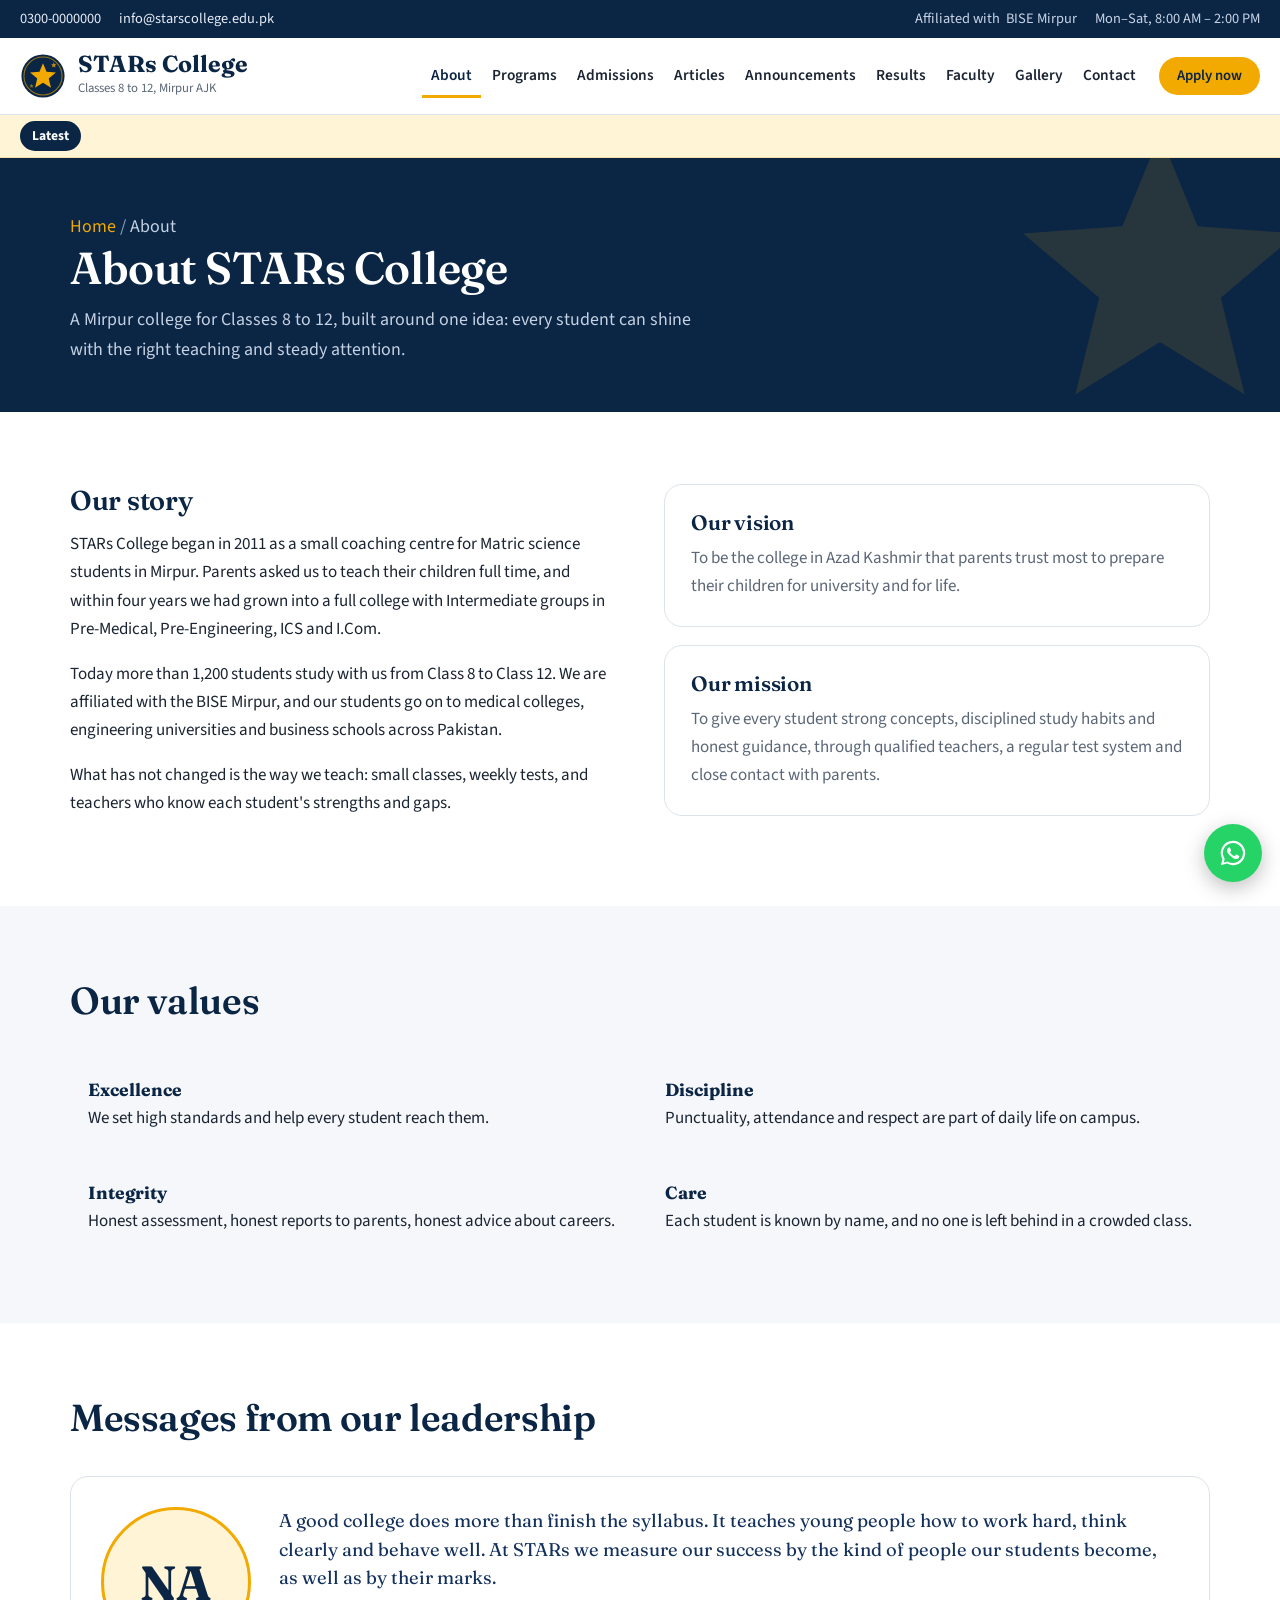
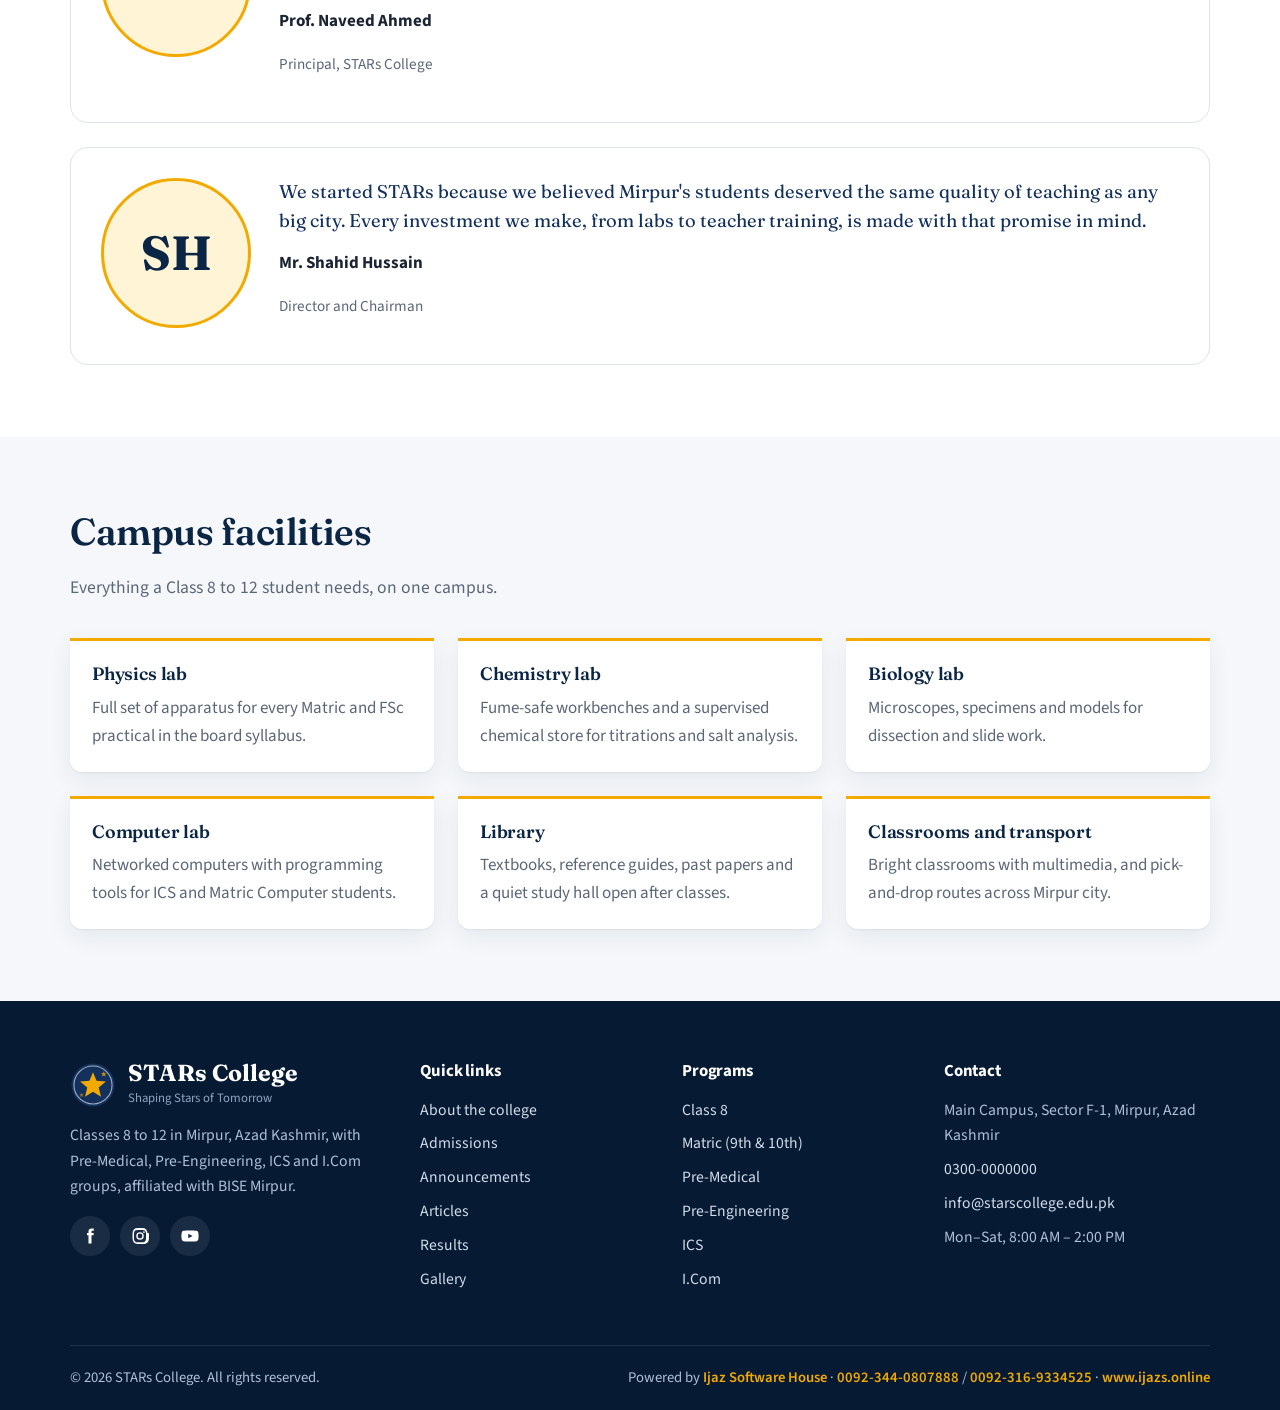
<file: about.html>
<!DOCTYPE html>
<html lang="en">
<head>
<meta charset="utf-8">
<meta name="viewport" content="width=device-width, initial-scale=1">
<title>About STARs College Mirpur | History, Vision and Faculty Messages</title>
<meta name="description" content="Learn about STARs College Mirpur AJK: our history, vision, mission, values, the Principal's message and campus facilities.">
<link rel="canonical" href="https://www.yourdomain.com/about.html">
<meta name="theme-color" content="#0B2545">
<meta property="og:type" content="website">
<meta property="og:site_name" content="STARs College">
<meta property="og:title" content="About STARs College Mirpur | History, Vision and Faculty Messages">
<meta property="og:description" content="Learn about STARs College Mirpur AJK: our history, vision, mission, values, the Principal's message and campus facilities.">
<meta property="og:url" content="https://www.yourdomain.com/about.html">
<meta property="og:image" content="https://www.yourdomain.com/assets/img/og-image.png">
<meta name="twitter:card" content="summary_large_image">
<link rel="icon" href="assets/img/favicon.svg" type="image/svg+xml">
<link rel="apple-touch-icon" href="assets/img/apple-touch-icon.png">
<link rel="preconnect" href="https://fonts.googleapis.com">
<link rel="preconnect" href="https://fonts.gstatic.com" crossorigin>
<link href="https://fonts.googleapis.com/css2?family=Fraunces:opsz,wght@9..144,500;9..144,600;9..144,700&family=Source+Sans+3:wght@400;600;700&display=swap" rel="stylesheet">
<link rel="stylesheet" href="assets/css/style.css">
</head>
<body>
<a class="skip-link" href="#main">Skip to content</a>

<div class="topbar">
  <div class="container">
    <div class="topbar__group">
      <a class="topbar__item" data-site="phone" href="tel:03000000000">0300-0000000</a>
      <a class="topbar__item" data-site="email" href="mailto:info@starscollege.edu.pk">info@starscollege.edu.pk</a>
    </div>
    <div class="topbar__group topbar__group--right">
      <span class="topbar__item">Affiliated with <span data-site="board">BISE Mirpur</span></span>
      <span class="topbar__item" data-site="timings">Mon–Sat, 8:00 AM – 2:00 PM</span>
    </div>
  </div>
</div>
<header class="site-header">
  <div class="container">
    <a class="brand" href="index.html" aria-label="STARs College home">
      <img src="assets/img/logo.svg" alt="" width="46" height="46">
      <span><span class="brand__name">STARs College</span><span class="brand__sub">Classes 8 to 12, Mirpur AJK</span></span>
    </a>
    <button class="nav-toggle" aria-controls="site-nav" aria-expanded="false" aria-label="Open menu"><svg viewBox="0 0 24 24" aria-hidden="true" fill="currentColor"><path d="M3 6h18v2H3zm0 5h18v2H3zm0 5h18v2H3z"/></svg></button>
    <div class="nav-backdrop"></div>
    <nav class="nav" id="site-nav" aria-label="Main">
      <button class="nav-toggle nav-close" aria-label="Close menu"><svg viewBox="0 0 24 24" aria-hidden="true" fill="currentColor"><path d="M18.3 5.7 12 12l6.3 6.3-1.4 1.4L10.6 13.4 4.3 19.7l-1.4-1.4L9.2 12 2.9 5.7l1.4-1.4 6.3 6.3 6.3-6.3z"/></svg></button>
      <ul class="nav__list">
        <li class="nav__home"><a href="index.html">Home</a></li>
        <li><a href="about.html" aria-current="page">About</a></li>
        <li><a href="programs.html">Programs</a></li>
        <li><a href="admissions.html">Admissions</a></li>
        <li><a href="articles.html">Articles</a></li>
        <li><a href="announcements.html">Announcements</a></li>
        <li><a href="results.html">Results</a></li>
        <li><a href="faculty.html">Faculty</a></li>
        <li><a href="gallery.html">Gallery</a></li>
        <li><a href="contact.html">Contact</a></li>
      </ul>
      <a class="btn btn--gold btn--sm nav__cta" href="admissions.html#apply">Apply now</a>
    </nav>
  </div>
</header>
<div class="ticker" role="region" aria-label="Latest announcements">
  <div class="container">
    <a class="ticker__label" href="announcements.html">Latest</a>
    <div class="ticker__viewport"><div class="ticker__track"><a href="announcements.html">See all announcements</a></div></div>
  </div>
</div>
<main id="main">
<section class="page-hero">
  <div class="container">
    <p class="crumbs"><a href="index.html">Home</a> <span>/</span> About</p>
    <h1>About STARs College</h1>
    <p>A Mirpur college for Classes 8 to 12, built around one idea: every student can shine with the right teaching and steady attention.</p>
  </div>
</section>

<section class="section">
  <div class="container two-col">
    <div class="prose">
      <h2 style="margin-top:0">Our story</h2>
      <p>STARs College began in 2011 as a small coaching centre for Matric science students in Mirpur. Parents asked us to teach their children full time, and within four years we had grown into a full college with Intermediate groups in Pre-Medical, Pre-Engineering, ICS and I.Com.</p>
      <p>Today more than 1,200 students study with us from Class 8 to Class 12. We are affiliated with the <span data-site="board">BISE Mirpur</span>, and our students go on to medical colleges, engineering universities and business schools across Pakistan.</p>
      <p>What has not changed is the way we teach: small classes, weekly tests, and teachers who know each student's strengths and gaps.</p>
    </div>
    <div>
      <div class="card" style="margin-bottom:18px">
        <h3>Our vision</h3>
        <p style="margin:0">To be the college in Azad Kashmir that parents trust most to prepare their children for university and for life.</p>
      </div>
      <div class="card">
        <h3>Our mission</h3>
        <p style="margin:0">To give every student strong concepts, disciplined study habits and honest guidance, through qualified teachers, a regular test system and close contact with parents.</p>
      </div>
    </div>
  </div>
</section>

<section class="section section--paper">
  <div class="container">
    <div class="section-head"><h2>Our values</h2></div>
    <ul class="values">
      <li><strong>Excellence</strong>We set high standards and help every student reach them.</li>
      <li><strong>Discipline</strong>Punctuality, attendance and respect are part of daily life on campus.</li>
      <li><strong>Integrity</strong>Honest assessment, honest reports to parents, honest advice about careers.</li>
      <li><strong>Care</strong>Each student is known by name, and no one is left behind in a crowded class.</li>
    </ul>
  </div>
</section>

<section class="section">
  <div class="container">
    <div class="section-head"><h2>Messages from our leadership</h2></div>
    <div class="grid" style="gap:24px">
      <article class="message-card">
        <div class="avatar">NA</div>
        <div>
          <blockquote>A good college does more than finish the syllabus. It teaches young people how to work hard, think clearly and behave well. At STARs we measure our success by the kind of people our students become, as well as by their marks.</blockquote>
          <p class="message-card__name">Prof. Naveed Ahmed</p>
          <p class="message-card__role">Principal, STARs College</p>
        </div>
      </article>
      <article class="message-card">
        <div class="avatar">SH</div>
        <div>
          <blockquote>We started STARs because we believed Mirpur's students deserved the same quality of teaching as any big city. Every investment we make, from labs to teacher training, is made with that promise in mind.</blockquote>
          <p class="message-card__name">Mr. Shahid Hussain</p>
          <p class="message-card__role">Director and Chairman</p>
        </div>
      </article>
    </div>
  </div>
</section>

<section class="section section--paper">
  <div class="container">
    <div class="section-head">
      <h2>Campus facilities</h2>
      <p>Everything a Class 8 to 12 student needs, on one campus.</p>
    </div>
    <div class="grid grid--3">
      <div class="facility"><h3>Physics lab</h3><p>Full set of apparatus for every Matric and FSc practical in the board syllabus.</p></div>
      <div class="facility"><h3>Chemistry lab</h3><p>Fume-safe workbenches and a supervised chemical store for titrations and salt analysis.</p></div>
      <div class="facility"><h3>Biology lab</h3><p>Microscopes, specimens and models for dissection and slide work.</p></div>
      <div class="facility"><h3>Computer lab</h3><p>Networked computers with programming tools for ICS and Matric Computer students.</p></div>
      <div class="facility"><h3>Library</h3><p>Textbooks, reference guides, past papers and a quiet study hall open after classes.</p></div>
      <div class="facility"><h3>Classrooms and transport</h3><p>Bright classrooms with multimedia, and pick-and-drop routes across Mirpur city.</p></div>
    </div>
  </div>
</section>

</main>

<footer class="site-footer">
  <div class="container">
    <div class="footer-grid">
      <div>
        <a class="brand" href="index.html">
          <img src="assets/img/logo-light.svg" alt="" width="46" height="46">
          <span><span class="brand__name">STARs College</span><span class="brand__sub" data-site="tagline">Shaping Stars of Tomorrow</span></span>
        </a>
        <p>Classes 8 to 12 in Mirpur, Azad Kashmir, with Pre-Medical, Pre-Engineering, ICS and I.Com groups, affiliated with <span data-site="board">BISE Mirpur</span>.</p>
        <div class="socials">
          <a data-social="facebook" href="#" aria-label="Facebook"><svg viewBox="0 0 24 24" aria-hidden="true"><path d="M14 8V6.2c0-.8.2-1.2 1.4-1.2H17V2h-2.6C11.3 2 10 3.5 10 6v2H8v3h2v11h4V11h2.7l.3-3z"/></svg></a>
          <a data-social="instagram" href="#" aria-label="Instagram"><svg viewBox="0 0 24 24" aria-hidden="true"><path d="M12 7a5 5 0 1 0 5 5 5 5 0 0 0-5-5zm0 8.2A3.2 3.2 0 1 1 15.2 12 3.2 3.2 0 0 1 12 15.2zM17.3 5.5a1.2 1.2 0 1 0 1.2 1.2 1.2 1.2 0 0 0-1.2-1.2zM21.9 7.9a6.5 6.5 0 0 0-1.8-4.6 6.5 6.5 0 0 0-4.6-1.8C13.7 1.4 10.3 1.4 8.5 1.5a6.5 6.5 0 0 0-4.6 1.8A6.5 6.5 0 0 0 2.1 7.9c-.1 1.8-.1 6.4 0 8.2a6.5 6.5 0 0 0 1.8 4.6 6.5 6.5 0 0 0 4.6 1.8c1.8.1 7.2.1 9 0a6.5 6.5 0 0 0 4.6-1.8 6.5 6.5 0 0 0 1.8-4.6c.1-1.8.1-6.4 0-8.2zm-2.3 10.1a3.4 3.4 0 0 1-1.9 1.9c-1.3.5-4.4.4-5.7.4s-4.4.1-5.7-.4A3.4 3.4 0 0 1 4.4 18c-.5-1.3-.4-4.4-.4-6s-.1-4.4.4-5.7a3.4 3.4 0 0 1 1.9-2c1.3-.5 4.4-.4 5.7-.4s4.4-.1 5.7.4a3.4 3.4 0 0 1 1.9 1.9c.5 1.3.4 4.4.4 5.8s.1 4.4-.4 5.7z"/></svg></a>
          <a data-social="youtube" href="#" aria-label="YouTube"><svg viewBox="0 0 24 24" aria-hidden="true"><path d="M23 7.2a3 3 0 0 0-2.1-2.1C19 4.6 12 4.6 12 4.6s-7 0-8.9.5A3 3 0 0 0 1 7.2 31 31 0 0 0 .5 12 31 31 0 0 0 1 16.8a3 3 0 0 0 2.1 2.1c1.9.5 8.9.5 8.9.5s7 0 8.9-.5a3 3 0 0 0 2.1-2.1 31 31 0 0 0 .5-4.8 31 31 0 0 0-.5-4.8zM9.7 15V9l5.8 3z"/></svg></a>
        </div>
      </div>
      <div>
        <h2>Quick links</h2>
        <ul>
          <li><a href="about.html">About the college</a></li>
          <li><a href="admissions.html">Admissions</a></li>
          <li><a href="announcements.html">Announcements</a></li>
          <li><a href="articles.html">Articles</a></li>
          <li><a href="results.html">Results</a></li>
          <li><a href="gallery.html">Gallery</a></li>
        </ul>
      </div>
      <div>
        <h2>Programs</h2>
        <ul>
          <li><a href="programs.html#class-8">Class 8</a></li>
          <li><a href="programs.html#matric">Matric (9th &amp; 10th)</a></li>
          <li><a href="programs.html#pre-medical">Pre-Medical</a></li>
          <li><a href="programs.html#pre-engineering">Pre-Engineering</a></li>
          <li><a href="programs.html#ics">ICS</a></li>
          <li><a href="programs.html#icom">I.Com</a></li>
        </ul>
      </div>
      <div>
        <h2>Contact</h2>
        <ul>
          <li data-site="address">Main Campus, Sector F-1, Mirpur, Azad Kashmir</li>
          <li><a data-site="phone" href="tel:03000000000">0300-0000000</a></li>
          <li><a data-site="email" href="mailto:info@starscollege.edu.pk">info@starscollege.edu.pk</a></li>
          <li data-site="timings">Mon–Sat, 8:00 AM – 2:00 PM</li>
        </ul>
      </div>
    </div>
    <div class="footer-bottom">
      <span>© <span data-year>2026</span> STARs College. All rights reserved.</span>
      <span>Powered by <a href="https://www.ijazs.online" target="_blank" rel="noopener">Ijaz Software House</a> · <a href="tel:+923440807888" style="white-space:nowrap">0092-344-0807888</a> / <a href="tel:+923169334525" style="white-space:nowrap">0092-316-9334525</a> · <a href="https://www.ijazs.online" target="_blank" rel="noopener">www.ijazs.online</a></span>
    </div>
  </div>
</footer>
<a class="wa-float" data-wa="Assalam-o-Alaikum, I have a question about STARs College." href="https://wa.me/923000000000" target="_blank" rel="noopener" aria-label="Chat on WhatsApp"><svg viewBox="0 0 32 32" aria-hidden="true"><path d="M16 3a13 13 0 0 0-11.2 19.6L3 29l6.6-1.7A13 13 0 1 0 16 3zm0 23.7a10.7 10.7 0 0 1-5.5-1.5l-.4-.2-3.9 1 1-3.8-.3-.4A10.7 10.7 0 1 1 16 26.7zm5.9-8c-.3-.2-1.9-.9-2.2-1s-.5-.2-.7.2-.8 1-1 1.2-.4.2-.7.1a8.8 8.8 0 0 1-4.4-3.8c-.3-.6.3-.5 1-1.7a.6.6 0 0 0 0-.6l-1-2.4c-.3-.6-.5-.5-.7-.5h-.6a1.2 1.2 0 0 0-.9.4 3.6 3.6 0 0 0-1.1 2.7 6.3 6.3 0 0 0 1.3 3.3 14.4 14.4 0 0 0 5.5 4.9c2 .9 2.8 1 3.9.8a3.3 3.3 0 0 0 2.1-1.5 2.7 2.7 0 0 0 .2-1.5c-.1-.2-.3-.3-.7-.5z"/></svg></a>
<script type="module" src="assets/js/main.js"></script>
<!-- Ijaz Network cross-promotion ads -->
<script src="https://www.ijazs.online/ijaz-network-ads.js" defer></script>
</body>
</html>
</file>
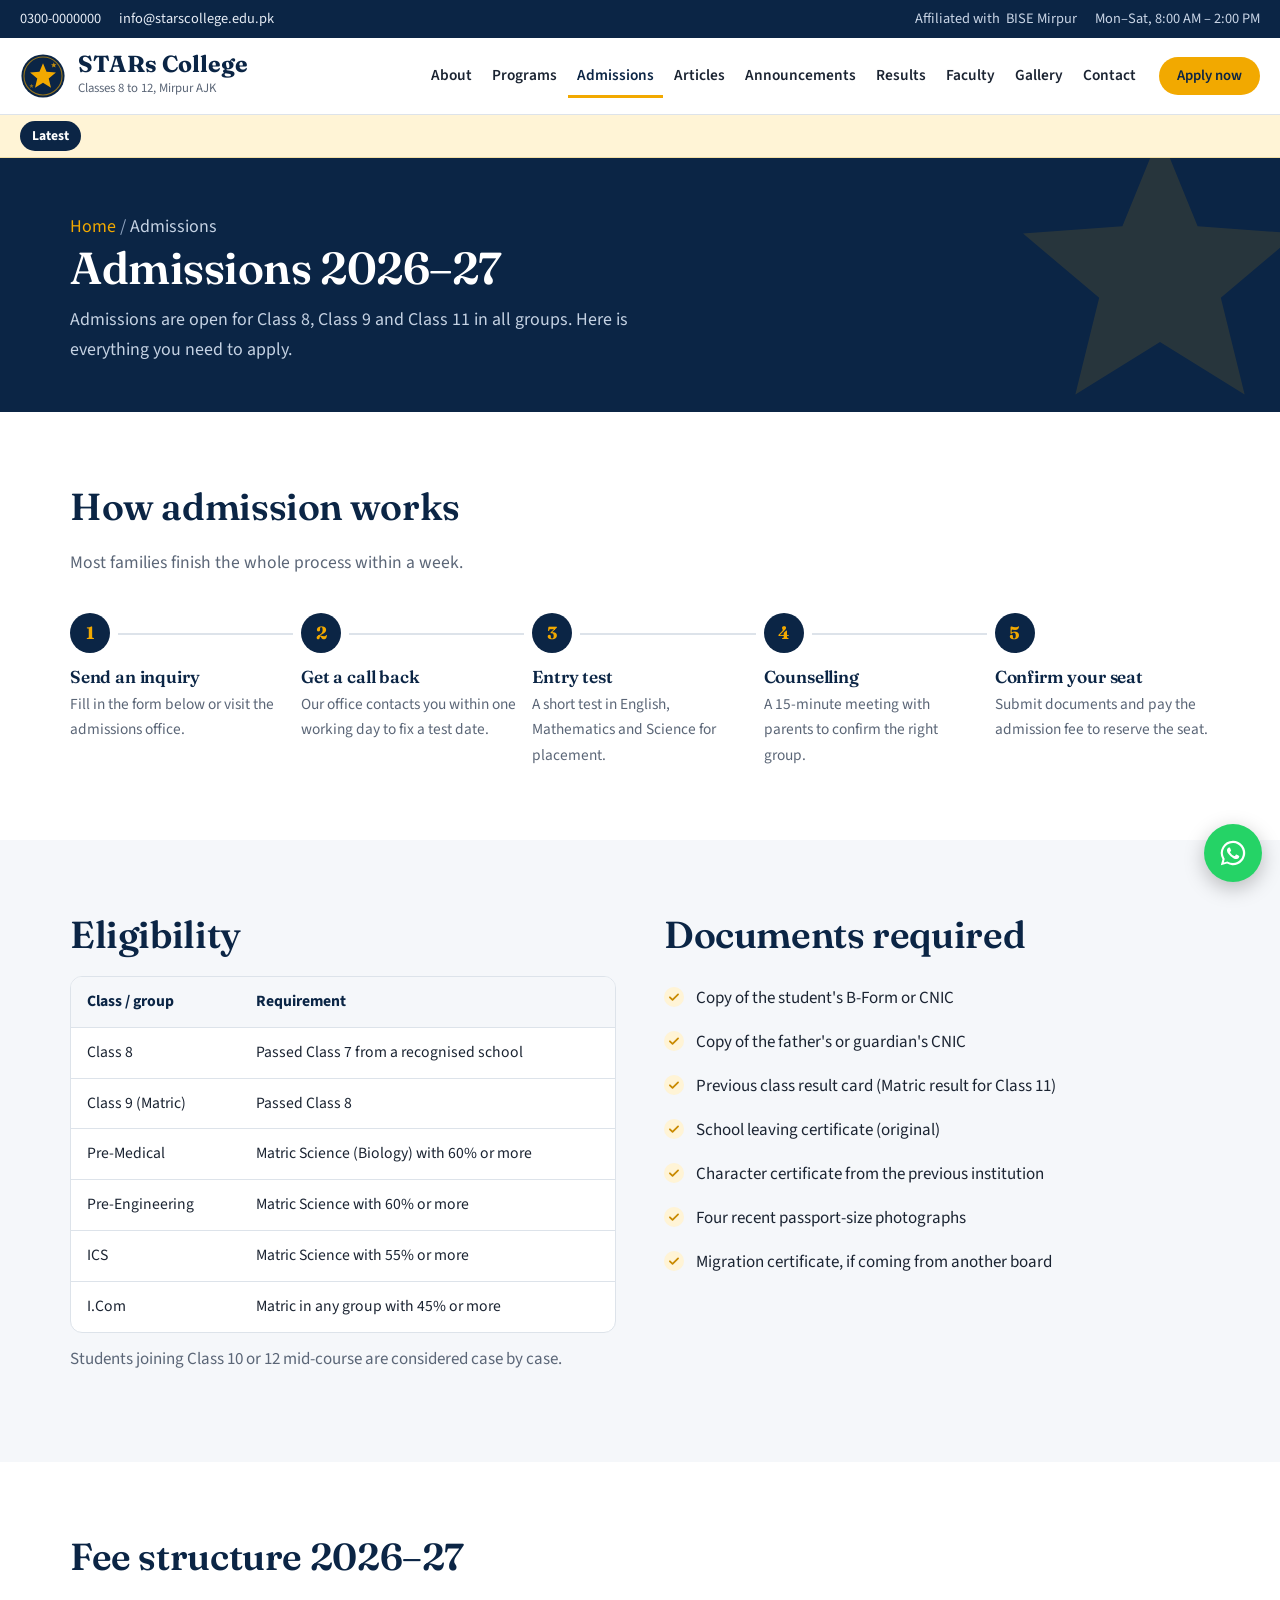
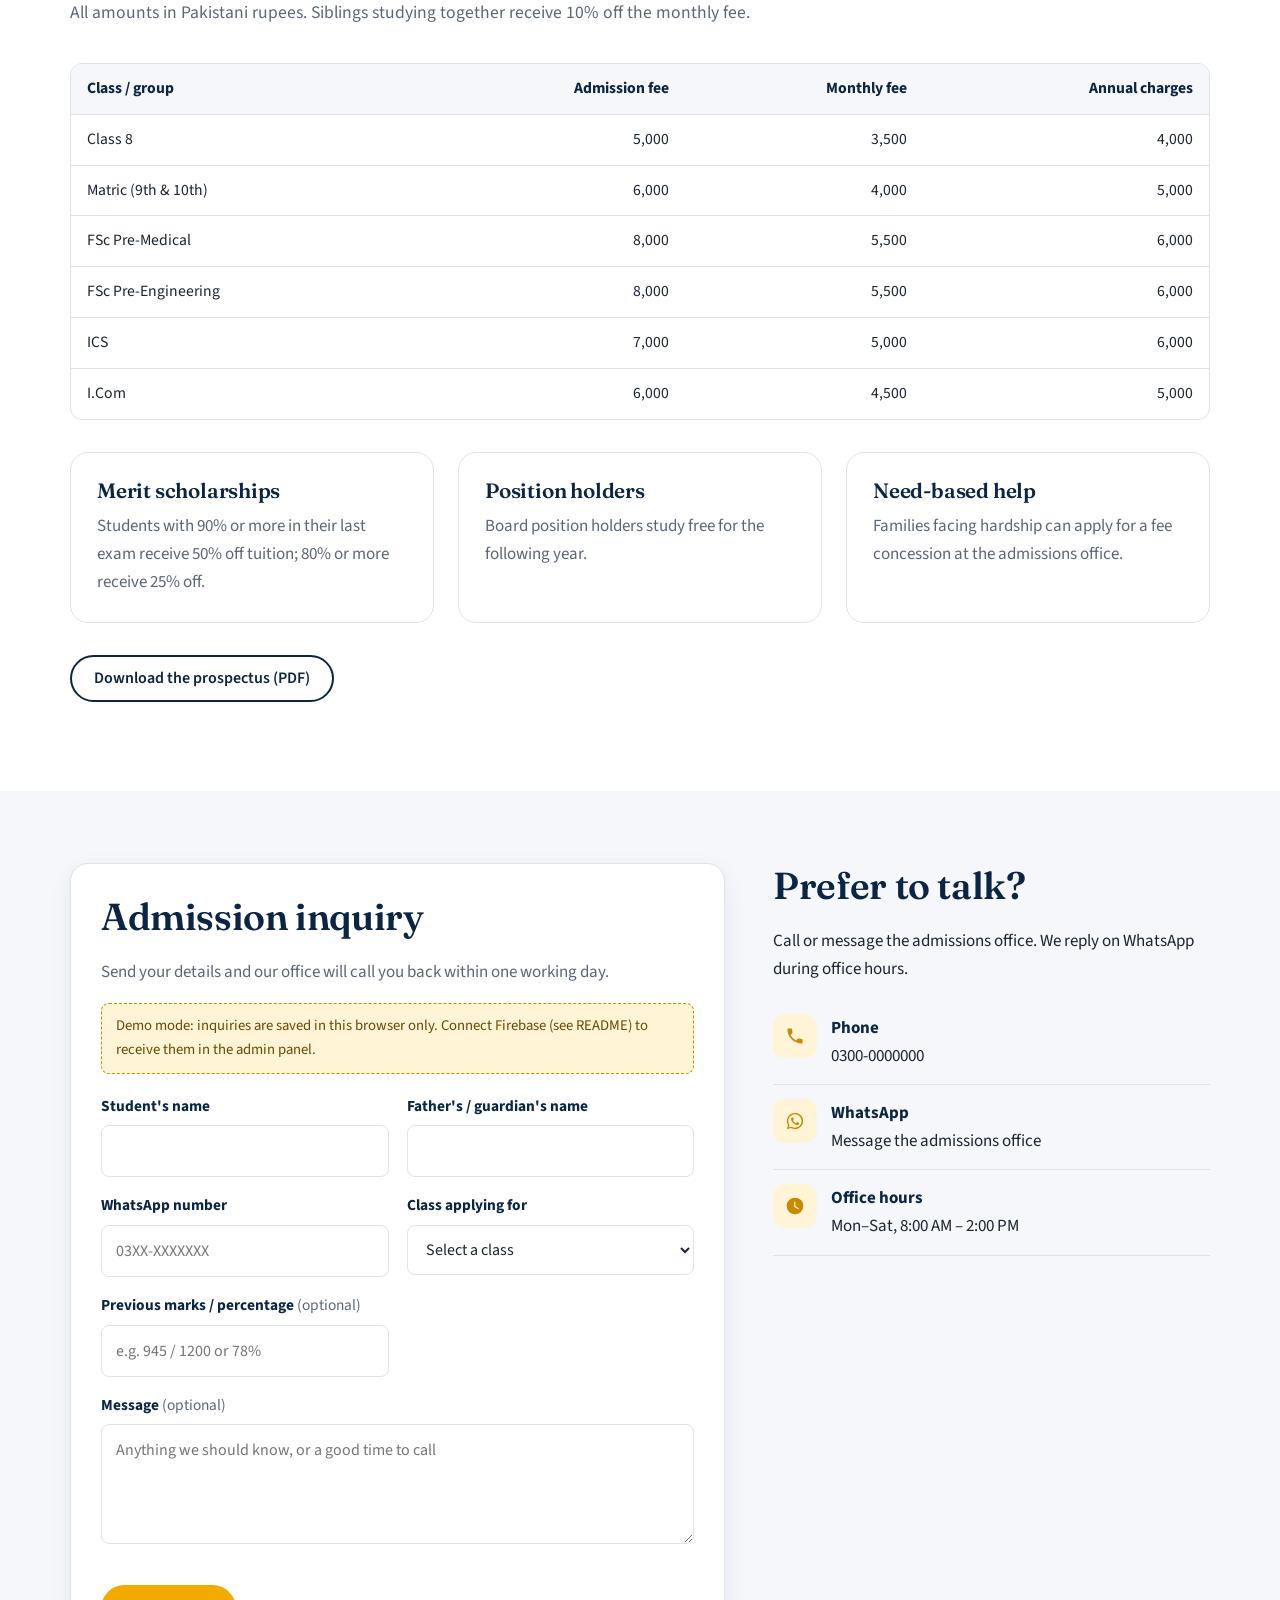
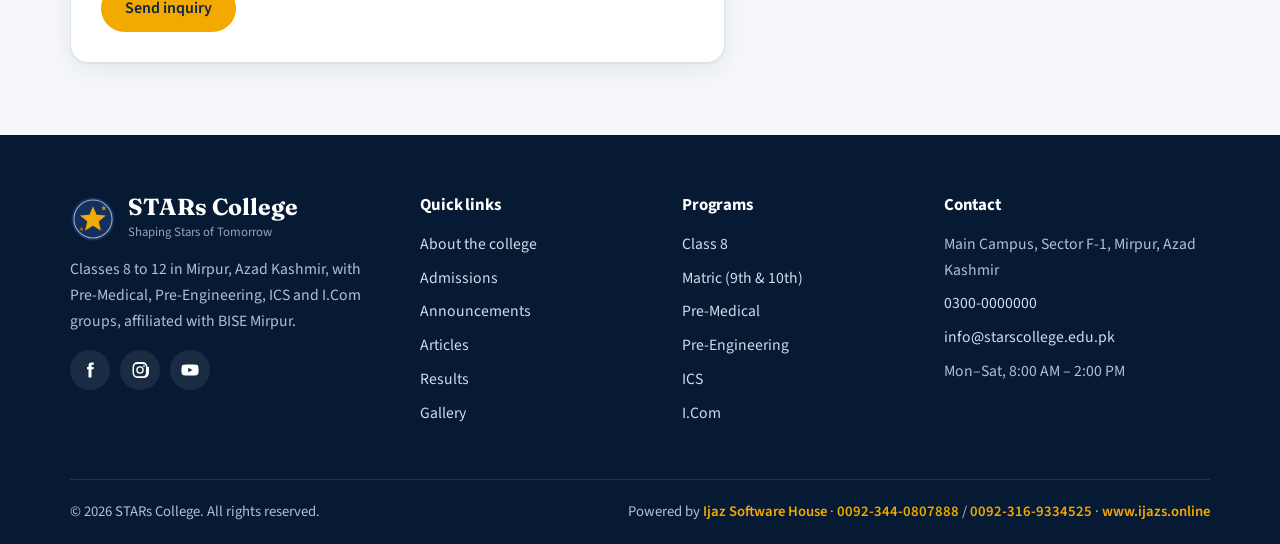
<file: admissions.html>
<!DOCTYPE html>
<html lang="en">
<head>
<meta charset="utf-8">
<meta name="viewport" content="width=device-width, initial-scale=1">
<title>Admissions 2026–27 | STARs College Mirpur — Apply Online</title>
<meta name="description" content="Apply online to STARs College Mirpur for Class 8, Matric and FSc/ICS/I.Com. Admission process, eligibility, documents, fee structure and scholarships.">
<link rel="canonical" href="https://www.yourdomain.com/admissions.html">
<meta name="theme-color" content="#0B2545">
<meta property="og:type" content="website">
<meta property="og:site_name" content="STARs College">
<meta property="og:title" content="Admissions 2026–27 | STARs College Mirpur — Apply Online">
<meta property="og:description" content="Apply online to STARs College Mirpur for Class 8, Matric and FSc/ICS/I.Com. Admission process, eligibility, documents, fee structure and scholarships.">
<meta property="og:url" content="https://www.yourdomain.com/admissions.html">
<meta property="og:image" content="https://www.yourdomain.com/assets/img/og-image.png">
<meta name="twitter:card" content="summary_large_image">
<link rel="icon" href="assets/img/favicon.svg" type="image/svg+xml">
<link rel="apple-touch-icon" href="assets/img/apple-touch-icon.png">
<link rel="preconnect" href="https://fonts.googleapis.com">
<link rel="preconnect" href="https://fonts.gstatic.com" crossorigin>
<link href="https://fonts.googleapis.com/css2?family=Fraunces:opsz,wght@9..144,500;9..144,600;9..144,700&family=Source+Sans+3:wght@400;600;700&display=swap" rel="stylesheet">
<link rel="stylesheet" href="assets/css/style.css">
</head>
<body>
<a class="skip-link" href="#main">Skip to content</a>

<div class="topbar">
  <div class="container">
    <div class="topbar__group">
      <a class="topbar__item" data-site="phone" href="tel:03000000000">0300-0000000</a>
      <a class="topbar__item" data-site="email" href="mailto:info@starscollege.edu.pk">info@starscollege.edu.pk</a>
    </div>
    <div class="topbar__group topbar__group--right">
      <span class="topbar__item">Affiliated with <span data-site="board">BISE Mirpur</span></span>
      <span class="topbar__item" data-site="timings">Mon–Sat, 8:00 AM – 2:00 PM</span>
    </div>
  </div>
</div>
<header class="site-header">
  <div class="container">
    <a class="brand" href="index.html" aria-label="STARs College home">
      <img src="assets/img/logo.svg" alt="" width="46" height="46">
      <span><span class="brand__name">STARs College</span><span class="brand__sub">Classes 8 to 12, Mirpur AJK</span></span>
    </a>
    <button class="nav-toggle" aria-controls="site-nav" aria-expanded="false" aria-label="Open menu"><svg viewBox="0 0 24 24" aria-hidden="true" fill="currentColor"><path d="M3 6h18v2H3zm0 5h18v2H3zm0 5h18v2H3z"/></svg></button>
    <div class="nav-backdrop"></div>
    <nav class="nav" id="site-nav" aria-label="Main">
      <button class="nav-toggle nav-close" aria-label="Close menu"><svg viewBox="0 0 24 24" aria-hidden="true" fill="currentColor"><path d="M18.3 5.7 12 12l6.3 6.3-1.4 1.4L10.6 13.4 4.3 19.7l-1.4-1.4L9.2 12 2.9 5.7l1.4-1.4 6.3 6.3 6.3-6.3z"/></svg></button>
      <ul class="nav__list">
        <li class="nav__home"><a href="index.html">Home</a></li>
        <li><a href="about.html">About</a></li>
        <li><a href="programs.html">Programs</a></li>
        <li><a href="admissions.html" aria-current="page">Admissions</a></li>
        <li><a href="articles.html">Articles</a></li>
        <li><a href="announcements.html">Announcements</a></li>
        <li><a href="results.html">Results</a></li>
        <li><a href="faculty.html">Faculty</a></li>
        <li><a href="gallery.html">Gallery</a></li>
        <li><a href="contact.html">Contact</a></li>
      </ul>
      <a class="btn btn--gold btn--sm nav__cta" href="admissions.html#apply">Apply now</a>
    </nav>
  </div>
</header>
<div class="ticker" role="region" aria-label="Latest announcements">
  <div class="container">
    <a class="ticker__label" href="announcements.html">Latest</a>
    <div class="ticker__viewport"><div class="ticker__track"><a href="announcements.html">See all announcements</a></div></div>
  </div>
</div>
<main id="main">
<section class="page-hero">
  <div class="container">
    <p class="crumbs"><a href="index.html">Home</a> <span>/</span> Admissions</p>
    <h1>Admissions 2026–27</h1>
    <p>Admissions are open for Class 8, Class 9 and Class 11 in all groups. Here is everything you need to apply.</p>
  </div>
</section>

<section class="section">
  <div class="container">
    <div class="section-head"><h2>How admission works</h2><p>Most families finish the whole process within a week.</p></div>
    <ol class="steps">
      <li><h3>Send an inquiry</h3><p>Fill in the form below or visit the admissions office.</p></li>
      <li><h3>Get a call back</h3><p>Our office contacts you within one working day to fix a test date.</p></li>
      <li><h3>Entry test</h3><p>A short test in English, Mathematics and Science for placement.</p></li>
      <li><h3>Counselling</h3><p>A 15-minute meeting with parents to confirm the right group.</p></li>
      <li><h3>Confirm your seat</h3><p>Submit documents and pay the admission fee to reserve the seat.</p></li>
    </ol>
  </div>
</section>

<section class="section section--paper">
  <div class="container two-col">
    <div>
      <h2>Eligibility</h2>
      <div class="table-wrap">
        <table>
          <thead><tr><th>Class / group</th><th>Requirement</th></tr></thead>
          <tbody>
            <tr><td>Class 8</td><td>Passed Class 7 from a recognised school</td></tr>
            <tr><td>Class 9 (Matric)</td><td>Passed Class 8</td></tr>
            <tr><td>Pre-Medical</td><td>Matric Science (Biology) with 60% or more</td></tr>
            <tr><td>Pre-Engineering</td><td>Matric Science with 60% or more</td></tr>
            <tr><td>ICS</td><td>Matric Science with 55% or more</td></tr>
            <tr><td>I.Com</td><td>Matric in any group with 45% or more</td></tr>
          </tbody>
        </table>
      </div>
      <p style="margin-top:12px;color:var(--muted)">Students joining Class 10 or 12 mid-course are considered case by case.</p>
    </div>
    <div>
      <h2>Documents required</h2>
      <ul class="checklist">
        <li>Copy of the student's B-Form or CNIC</li>
        <li>Copy of the father's or guardian's CNIC</li>
        <li>Previous class result card (Matric result for Class 11)</li>
        <li>School leaving certificate (original)</li>
        <li>Character certificate from the previous institution</li>
        <li>Four recent passport-size photographs</li>
        <li>Migration certificate, if coming from another board</li>
      </ul>
    </div>
  </div>
</section>

<section class="section">
  <div class="container">
    <div class="section-head"><h2>Fee structure 2026–27</h2><p>All amounts in Pakistani rupees. Siblings studying together receive 10% off the monthly fee.</p></div>
    <div class="table-wrap">
      <table>
        <thead><tr><th>Class / group</th><th class="num">Admission fee</th><th class="num">Monthly fee</th><th class="num">Annual charges</th></tr></thead>
        <tbody>
          <tr><td>Class 8</td><td class="num">5,000</td><td class="num">3,500</td><td class="num">4,000</td></tr>
          <tr><td>Matric (9th &amp; 10th)</td><td class="num">6,000</td><td class="num">4,000</td><td class="num">5,000</td></tr>
          <tr><td>FSc Pre-Medical</td><td class="num">8,000</td><td class="num">5,500</td><td class="num">6,000</td></tr>
          <tr><td>FSc Pre-Engineering</td><td class="num">8,000</td><td class="num">5,500</td><td class="num">6,000</td></tr>
          <tr><td>ICS</td><td class="num">7,000</td><td class="num">5,000</td><td class="num">6,000</td></tr>
          <tr><td>I.Com</td><td class="num">6,000</td><td class="num">4,500</td><td class="num">5,000</td></tr>
        </tbody>
      </table>
    </div>
    <div class="grid grid--3 mt-lg">
      <div class="card"><h3>Merit scholarships</h3><p style="margin:0">Students with 90% or more in their last exam receive 50% off tuition; 80% or more receive 25% off.</p></div>
      <div class="card"><h3>Position holders</h3><p style="margin:0">Board position holders study free for the following year.</p></div>
      <div class="card"><h3>Need-based help</h3><p style="margin:0">Families facing hardship can apply for a fee concession at the admissions office.</p></div>
    </div>
    <p class="mt-lg"><a class="btn btn--outline" href="assets/docs/stars-prospectus-2026.pdf" download>Download the prospectus (PDF)</a></p>
  </div>
</section>

<section class="section section--paper" id="apply">
  <div class="container two-col two-col--wide">
    <div class="form-panel">
      <h2>Admission inquiry</h2>
      <p style="color:var(--muted)">Send your details and our office will call you back within one working day.</p>
      <div id="form-demo-note"></div>
      <form class="form" id="admission-form" novalidate>
        <div class="field">
          <label for="f-name">Student's name</label>
          <input id="f-name" name="studentName" autocomplete="name" required>
          <p class="field__error">Enter the student's full name.</p>
        </div>
        <div class="field">
          <label for="f-father">Father's / guardian's name</label>
          <input id="f-father" name="fatherName" required>
          <p class="field__error">Enter the father's or guardian's name.</p>
        </div>
        <div class="field">
          <label for="f-phone">WhatsApp number</label>
          <input id="f-phone" name="phone" type="tel" inputmode="tel" placeholder="03XX-XXXXXXX" autocomplete="tel" required>
          <p class="field__error">Enter a mobile number like 0300-1234567.</p>
        </div>
        <div class="field">
          <label for="f-class">Class applying for</label>
          <select id="f-class" name="classApplying" required>
            <option value="">Select a class</option>
            <option value="8">Class 8</option>
            <option value="9">Class 9</option>
            <option value="10">Class 10</option>
            <option value="11">Class 11</option>
            <option value="12">Class 12</option>
          </select>
          <p class="field__error">Choose a class.</p>
        </div>
        <div class="field" id="group-field" hidden>
          <label for="f-group">Group</label>
          <select id="f-group" name="group">
            <option value="">Select a group</option>
          </select>
          <p class="field__error">Choose a group.</p>
        </div>
        <div class="field">
          <label for="f-marks">Previous marks / percentage <span class="opt">(optional)</span></label>
          <input id="f-marks" name="previousMarks" placeholder="e.g. 945 / 1200 or 78%">
        </div>
        <div class="field full">
          <label for="f-msg">Message <span class="opt">(optional)</span></label>
          <textarea id="f-msg" name="message" placeholder="Anything we should know, or a good time to call"></textarea>
        </div>
        <div class="full"><div class="form-status" role="status" aria-live="polite"></div></div>
        <div class="full"><button class="btn btn--gold" type="submit">Send inquiry</button></div>
      </form>
    </div>
    <aside>
      <h2>Prefer to talk?</h2>
      <p>Call or message the admissions office. We reply on WhatsApp during office hours.</p>
      <ul class="contact-list">
        <li><span class="ic"><svg viewBox="0 0 24 24" aria-hidden="true"><path d="M6.6 10.8a15.1 15.1 0 0 0 6.6 6.6l2.2-2.2a1 1 0 0 1 1-.25 11.4 11.4 0 0 0 3.6.57 1 1 0 0 1 1 1V20a1 1 0 0 1-1 1A17 17 0 0 1 3 4a1 1 0 0 1 1-1h3.5a1 1 0 0 1 1 1c0 1.25.2 2.45.57 3.57a1 1 0 0 1-.25 1z"/></svg></span><span><strong>Phone</strong><a data-site="phone" href="tel:03000000000">0300-0000000</a></span></li>
        <li><span class="ic"><svg viewBox="0 0 32 32" aria-hidden="true"><path d="M16 3a13 13 0 0 0-11.2 19.6L3 29l6.6-1.7A13 13 0 1 0 16 3zm0 23.7a10.7 10.7 0 0 1-5.5-1.5l-.4-.2-3.9 1 1-3.8-.3-.4A10.7 10.7 0 1 1 16 26.7zm5.9-8c-.3-.2-1.9-.9-2.2-1s-.5-.2-.7.2-.8 1-1 1.2-.4.2-.7.1a8.8 8.8 0 0 1-4.4-3.8c-.3-.6.3-.5 1-1.7a.6.6 0 0 0 0-.6l-1-2.4c-.3-.6-.5-.5-.7-.5h-.6a1.2 1.2 0 0 0-.9.4 3.6 3.6 0 0 0-1.1 2.7 6.3 6.3 0 0 0 1.3 3.3 14.4 14.4 0 0 0 5.5 4.9c2 .9 2.8 1 3.9.8a3.3 3.3 0 0 0 2.1-1.5 2.7 2.7 0 0 0 .2-1.5c-.1-.2-.3-.3-.7-.5z"/></svg></span><span><strong>WhatsApp</strong><a data-wa="Assalam-o-Alaikum, I want to ask about admission at STARs College." href="https://wa.me/923000000000" target="_blank" rel="noopener">Message the admissions office</a></span></li>
        <li><span class="ic"><svg viewBox="0 0 24 24" aria-hidden="true"><path d="M12 2a10 10 0 1 0 10 10A10 10 0 0 0 12 2zm4.2 14.2L11 13V7h1.5v5.2l4.5 2.7z"/></svg></span><span><strong>Office hours</strong><span data-site="timings">Mon–Sat, 8:00 AM – 2:00 PM</span></span></li>
      </ul>
    </aside>
  </div>
</section>

</main>

<footer class="site-footer">
  <div class="container">
    <div class="footer-grid">
      <div>
        <a class="brand" href="index.html">
          <img src="assets/img/logo-light.svg" alt="" width="46" height="46">
          <span><span class="brand__name">STARs College</span><span class="brand__sub" data-site="tagline">Shaping Stars of Tomorrow</span></span>
        </a>
        <p>Classes 8 to 12 in Mirpur, Azad Kashmir, with Pre-Medical, Pre-Engineering, ICS and I.Com groups, affiliated with <span data-site="board">BISE Mirpur</span>.</p>
        <div class="socials">
          <a data-social="facebook" href="#" aria-label="Facebook"><svg viewBox="0 0 24 24" aria-hidden="true"><path d="M14 8V6.2c0-.8.2-1.2 1.4-1.2H17V2h-2.6C11.3 2 10 3.5 10 6v2H8v3h2v11h4V11h2.7l.3-3z"/></svg></a>
          <a data-social="instagram" href="#" aria-label="Instagram"><svg viewBox="0 0 24 24" aria-hidden="true"><path d="M12 7a5 5 0 1 0 5 5 5 5 0 0 0-5-5zm0 8.2A3.2 3.2 0 1 1 15.2 12 3.2 3.2 0 0 1 12 15.2zM17.3 5.5a1.2 1.2 0 1 0 1.2 1.2 1.2 1.2 0 0 0-1.2-1.2zM21.9 7.9a6.5 6.5 0 0 0-1.8-4.6 6.5 6.5 0 0 0-4.6-1.8C13.7 1.4 10.3 1.4 8.5 1.5a6.5 6.5 0 0 0-4.6 1.8A6.5 6.5 0 0 0 2.1 7.9c-.1 1.8-.1 6.4 0 8.2a6.5 6.5 0 0 0 1.8 4.6 6.5 6.5 0 0 0 4.6 1.8c1.8.1 7.2.1 9 0a6.5 6.5 0 0 0 4.6-1.8 6.5 6.5 0 0 0 1.8-4.6c.1-1.8.1-6.4 0-8.2zm-2.3 10.1a3.4 3.4 0 0 1-1.9 1.9c-1.3.5-4.4.4-5.7.4s-4.4.1-5.7-.4A3.4 3.4 0 0 1 4.4 18c-.5-1.3-.4-4.4-.4-6s-.1-4.4.4-5.7a3.4 3.4 0 0 1 1.9-2c1.3-.5 4.4-.4 5.7-.4s4.4-.1 5.7.4a3.4 3.4 0 0 1 1.9 1.9c.5 1.3.4 4.4.4 5.8s.1 4.4-.4 5.7z"/></svg></a>
          <a data-social="youtube" href="#" aria-label="YouTube"><svg viewBox="0 0 24 24" aria-hidden="true"><path d="M23 7.2a3 3 0 0 0-2.1-2.1C19 4.6 12 4.6 12 4.6s-7 0-8.9.5A3 3 0 0 0 1 7.2 31 31 0 0 0 .5 12 31 31 0 0 0 1 16.8a3 3 0 0 0 2.1 2.1c1.9.5 8.9.5 8.9.5s7 0 8.9-.5a3 3 0 0 0 2.1-2.1 31 31 0 0 0 .5-4.8 31 31 0 0 0-.5-4.8zM9.7 15V9l5.8 3z"/></svg></a>
        </div>
      </div>
      <div>
        <h2>Quick links</h2>
        <ul>
          <li><a href="about.html">About the college</a></li>
          <li><a href="admissions.html">Admissions</a></li>
          <li><a href="announcements.html">Announcements</a></li>
          <li><a href="articles.html">Articles</a></li>
          <li><a href="results.html">Results</a></li>
          <li><a href="gallery.html">Gallery</a></li>
        </ul>
      </div>
      <div>
        <h2>Programs</h2>
        <ul>
          <li><a href="programs.html#class-8">Class 8</a></li>
          <li><a href="programs.html#matric">Matric (9th &amp; 10th)</a></li>
          <li><a href="programs.html#pre-medical">Pre-Medical</a></li>
          <li><a href="programs.html#pre-engineering">Pre-Engineering</a></li>
          <li><a href="programs.html#ics">ICS</a></li>
          <li><a href="programs.html#icom">I.Com</a></li>
        </ul>
      </div>
      <div>
        <h2>Contact</h2>
        <ul>
          <li data-site="address">Main Campus, Sector F-1, Mirpur, Azad Kashmir</li>
          <li><a data-site="phone" href="tel:03000000000">0300-0000000</a></li>
          <li><a data-site="email" href="mailto:info@starscollege.edu.pk">info@starscollege.edu.pk</a></li>
          <li data-site="timings">Mon–Sat, 8:00 AM – 2:00 PM</li>
        </ul>
      </div>
    </div>
    <div class="footer-bottom">
      <span>© <span data-year>2026</span> STARs College. All rights reserved.</span>
      <span>Powered by <a href="https://www.ijazs.online" target="_blank" rel="noopener">Ijaz Software House</a> · <a href="tel:+923440807888" style="white-space:nowrap">0092-344-0807888</a> / <a href="tel:+923169334525" style="white-space:nowrap">0092-316-9334525</a> · <a href="https://www.ijazs.online" target="_blank" rel="noopener">www.ijazs.online</a></span>
    </div>
  </div>
</footer>
<a class="wa-float" data-wa="Assalam-o-Alaikum, I have a question about STARs College." href="https://wa.me/923000000000" target="_blank" rel="noopener" aria-label="Chat on WhatsApp"><svg viewBox="0 0 32 32" aria-hidden="true"><path d="M16 3a13 13 0 0 0-11.2 19.6L3 29l6.6-1.7A13 13 0 1 0 16 3zm0 23.7a10.7 10.7 0 0 1-5.5-1.5l-.4-.2-3.9 1 1-3.8-.3-.4A10.7 10.7 0 1 1 16 26.7zm5.9-8c-.3-.2-1.9-.9-2.2-1s-.5-.2-.7.2-.8 1-1 1.2-.4.2-.7.1a8.8 8.8 0 0 1-4.4-3.8c-.3-.6.3-.5 1-1.7a.6.6 0 0 0 0-.6l-1-2.4c-.3-.6-.5-.5-.7-.5h-.6a1.2 1.2 0 0 0-.9.4 3.6 3.6 0 0 0-1.1 2.7 6.3 6.3 0 0 0 1.3 3.3 14.4 14.4 0 0 0 5.5 4.9c2 .9 2.8 1 3.9.8a3.3 3.3 0 0 0 2.1-1.5 2.7 2.7 0 0 0 .2-1.5c-.1-.2-.3-.3-.7-.5z"/></svg></a>
<script type="module" src="assets/js/main.js"></script>
<script type="module" src="assets/js/pages/admissions.js"></script>
<!-- Ijaz Network cross-promotion ads -->
<script src="https://www.ijazs.online/ijaz-network-ads.js" defer></script>
</body>
</html>
</file>
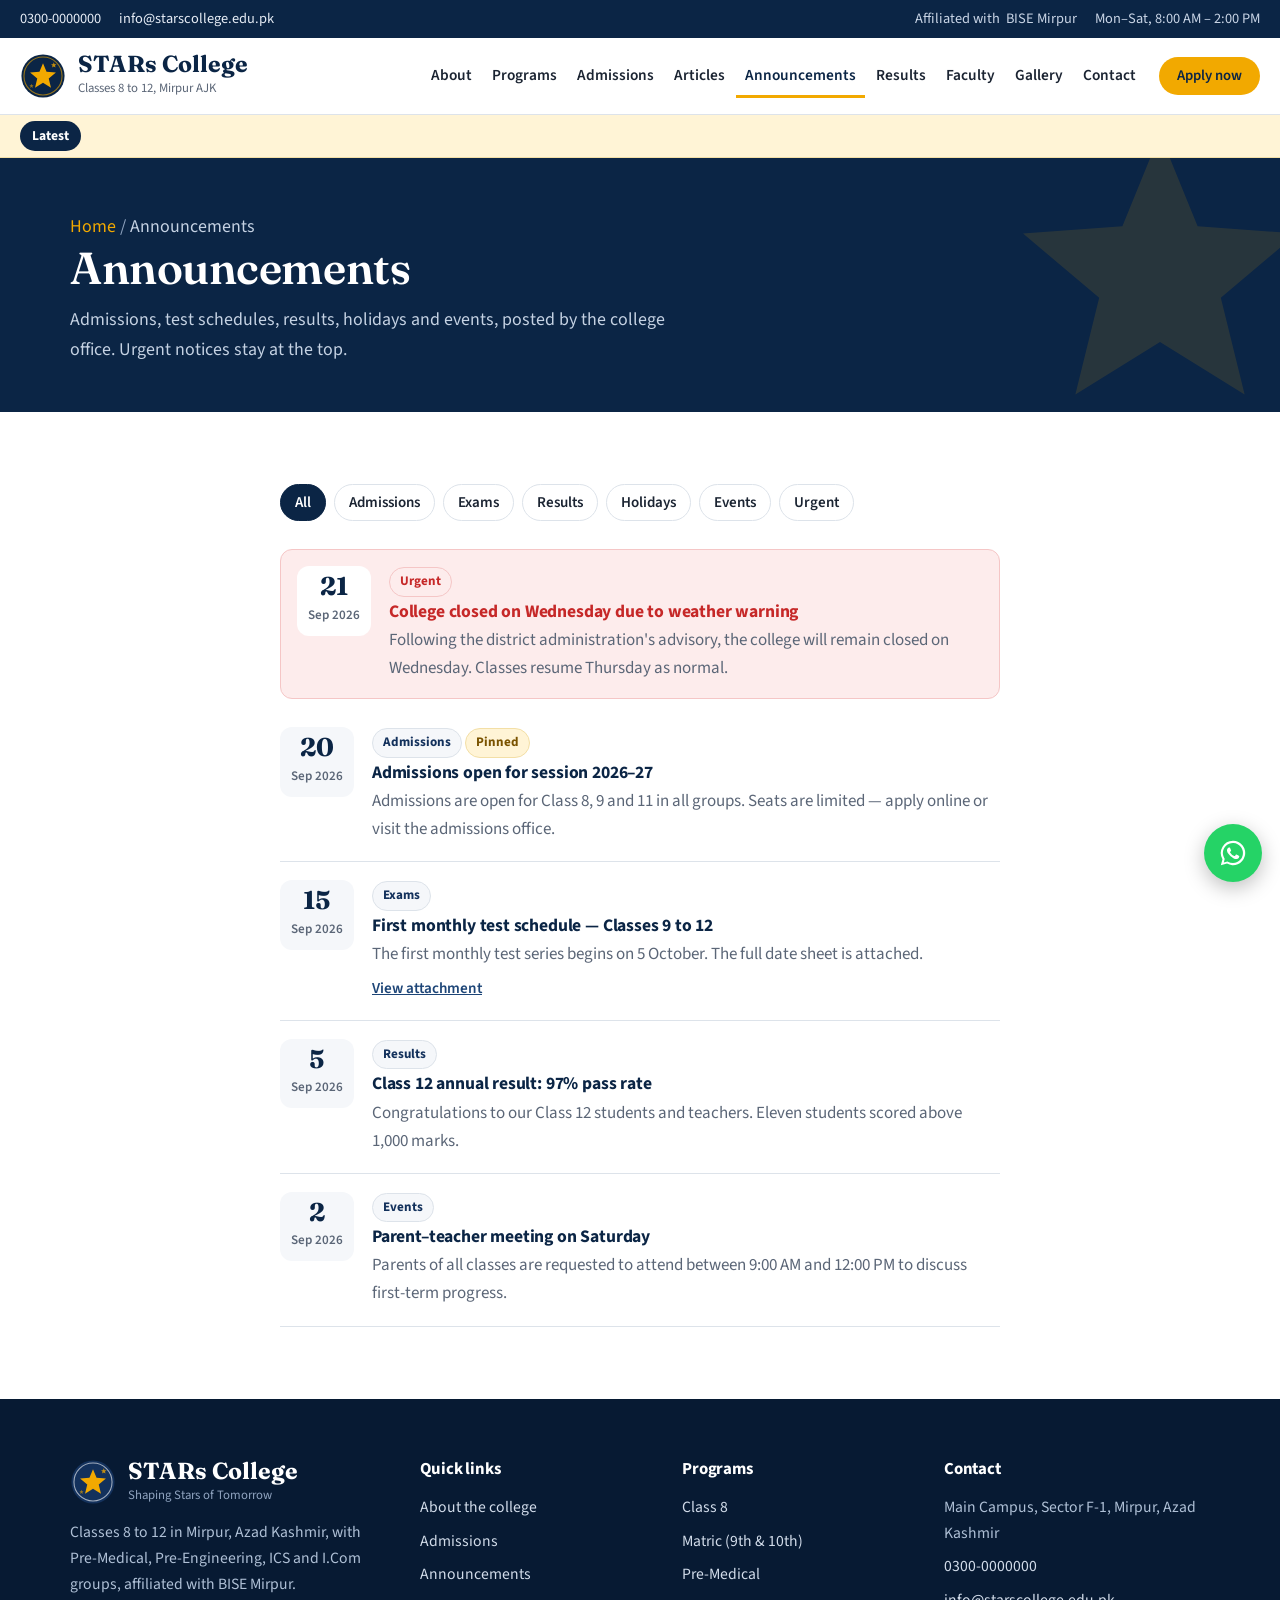
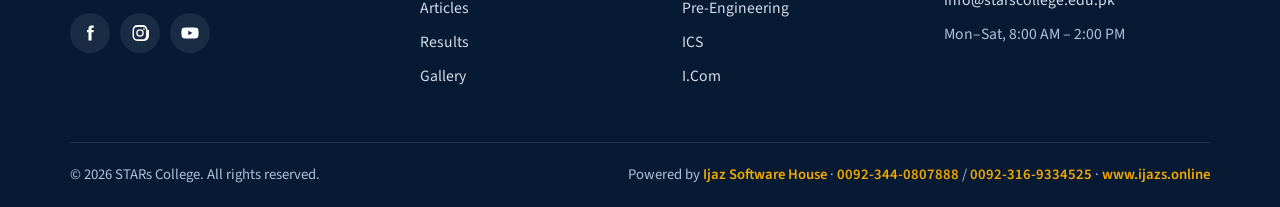
<file: announcements.html>
<!DOCTYPE html>
<html lang="en">
<head>
<meta charset="utf-8">
<meta name="viewport" content="width=device-width, initial-scale=1">
<title>Announcements | Admissions, Exams, Results and Notices — STARs College</title>
<meta name="description" content="Latest notices from STARs College Mirpur: admissions, test schedules, results, holidays and events.">
<link rel="canonical" href="https://www.yourdomain.com/announcements.html">
<meta name="theme-color" content="#0B2545">
<meta property="og:type" content="website">
<meta property="og:site_name" content="STARs College">
<meta property="og:title" content="Announcements | Admissions, Exams, Results and Notices — STARs College">
<meta property="og:description" content="Latest notices from STARs College Mirpur: admissions, test schedules, results, holidays and events.">
<meta property="og:url" content="https://www.yourdomain.com/announcements.html">
<meta property="og:image" content="https://www.yourdomain.com/assets/img/og-image.png">
<meta name="twitter:card" content="summary_large_image">
<link rel="icon" href="assets/img/favicon.svg" type="image/svg+xml">
<link rel="apple-touch-icon" href="assets/img/apple-touch-icon.png">
<link rel="preconnect" href="https://fonts.googleapis.com">
<link rel="preconnect" href="https://fonts.gstatic.com" crossorigin>
<link href="https://fonts.googleapis.com/css2?family=Fraunces:opsz,wght@9..144,500;9..144,600;9..144,700&family=Source+Sans+3:wght@400;600;700&display=swap" rel="stylesheet">
<link rel="stylesheet" href="assets/css/style.css">
</head>
<body>
<a class="skip-link" href="#main">Skip to content</a>

<div class="topbar">
  <div class="container">
    <div class="topbar__group">
      <a class="topbar__item" data-site="phone" href="tel:03000000000">0300-0000000</a>
      <a class="topbar__item" data-site="email" href="mailto:info@starscollege.edu.pk">info@starscollege.edu.pk</a>
    </div>
    <div class="topbar__group topbar__group--right">
      <span class="topbar__item">Affiliated with <span data-site="board">BISE Mirpur</span></span>
      <span class="topbar__item" data-site="timings">Mon–Sat, 8:00 AM – 2:00 PM</span>
    </div>
  </div>
</div>
<header class="site-header">
  <div class="container">
    <a class="brand" href="index.html" aria-label="STARs College home">
      <img src="assets/img/logo.svg" alt="" width="46" height="46">
      <span><span class="brand__name">STARs College</span><span class="brand__sub">Classes 8 to 12, Mirpur AJK</span></span>
    </a>
    <button class="nav-toggle" aria-controls="site-nav" aria-expanded="false" aria-label="Open menu"><svg viewBox="0 0 24 24" aria-hidden="true" fill="currentColor"><path d="M3 6h18v2H3zm0 5h18v2H3zm0 5h18v2H3z"/></svg></button>
    <div class="nav-backdrop"></div>
    <nav class="nav" id="site-nav" aria-label="Main">
      <button class="nav-toggle nav-close" aria-label="Close menu"><svg viewBox="0 0 24 24" aria-hidden="true" fill="currentColor"><path d="M18.3 5.7 12 12l6.3 6.3-1.4 1.4L10.6 13.4 4.3 19.7l-1.4-1.4L9.2 12 2.9 5.7l1.4-1.4 6.3 6.3 6.3-6.3z"/></svg></button>
      <ul class="nav__list">
        <li class="nav__home"><a href="index.html">Home</a></li>
        <li><a href="about.html">About</a></li>
        <li><a href="programs.html">Programs</a></li>
        <li><a href="admissions.html">Admissions</a></li>
        <li><a href="articles.html">Articles</a></li>
        <li><a href="announcements.html" aria-current="page">Announcements</a></li>
        <li><a href="results.html">Results</a></li>
        <li><a href="faculty.html">Faculty</a></li>
        <li><a href="gallery.html">Gallery</a></li>
        <li><a href="contact.html">Contact</a></li>
      </ul>
      <a class="btn btn--gold btn--sm nav__cta" href="admissions.html#apply">Apply now</a>
    </nav>
  </div>
</header>
<div class="ticker" role="region" aria-label="Latest announcements">
  <div class="container">
    <a class="ticker__label" href="announcements.html">Latest</a>
    <div class="ticker__viewport"><div class="ticker__track"><a href="announcements.html">See all announcements</a></div></div>
  </div>
</div>
<main id="main">
<section class="page-hero">
  <div class="container">
    <p class="crumbs"><a href="index.html">Home</a> <span>/</span> Announcements</p>
    <h1>Announcements</h1>
    <p>Admissions, test schedules, results, holidays and events, posted by the college office. Urgent notices stay at the top.</p>
  </div>
</section>

<section class="section">
  <div class="container narrow">
    <div class="toolbar">
      <div class="filter-chips" id="ann-filter" role="group" aria-label="Filter by category"></div>
    </div>
    <ul class="notice-list" id="ann-list"><li class="skeleton"></li></ul>
  </div>
</section>

</main>

<footer class="site-footer">
  <div class="container">
    <div class="footer-grid">
      <div>
        <a class="brand" href="index.html">
          <img src="assets/img/logo-light.svg" alt="" width="46" height="46">
          <span><span class="brand__name">STARs College</span><span class="brand__sub" data-site="tagline">Shaping Stars of Tomorrow</span></span>
        </a>
        <p>Classes 8 to 12 in Mirpur, Azad Kashmir, with Pre-Medical, Pre-Engineering, ICS and I.Com groups, affiliated with <span data-site="board">BISE Mirpur</span>.</p>
        <div class="socials">
          <a data-social="facebook" href="#" aria-label="Facebook"><svg viewBox="0 0 24 24" aria-hidden="true"><path d="M14 8V6.2c0-.8.2-1.2 1.4-1.2H17V2h-2.6C11.3 2 10 3.5 10 6v2H8v3h2v11h4V11h2.7l.3-3z"/></svg></a>
          <a data-social="instagram" href="#" aria-label="Instagram"><svg viewBox="0 0 24 24" aria-hidden="true"><path d="M12 7a5 5 0 1 0 5 5 5 5 0 0 0-5-5zm0 8.2A3.2 3.2 0 1 1 15.2 12 3.2 3.2 0 0 1 12 15.2zM17.3 5.5a1.2 1.2 0 1 0 1.2 1.2 1.2 1.2 0 0 0-1.2-1.2zM21.9 7.9a6.5 6.5 0 0 0-1.8-4.6 6.5 6.5 0 0 0-4.6-1.8C13.7 1.4 10.3 1.4 8.5 1.5a6.5 6.5 0 0 0-4.6 1.8A6.5 6.5 0 0 0 2.1 7.9c-.1 1.8-.1 6.4 0 8.2a6.5 6.5 0 0 0 1.8 4.6 6.5 6.5 0 0 0 4.6 1.8c1.8.1 7.2.1 9 0a6.5 6.5 0 0 0 4.6-1.8 6.5 6.5 0 0 0 1.8-4.6c.1-1.8.1-6.4 0-8.2zm-2.3 10.1a3.4 3.4 0 0 1-1.9 1.9c-1.3.5-4.4.4-5.7.4s-4.4.1-5.7-.4A3.4 3.4 0 0 1 4.4 18c-.5-1.3-.4-4.4-.4-6s-.1-4.4.4-5.7a3.4 3.4 0 0 1 1.9-2c1.3-.5 4.4-.4 5.7-.4s4.4-.1 5.7.4a3.4 3.4 0 0 1 1.9 1.9c.5 1.3.4 4.4.4 5.8s.1 4.4-.4 5.7z"/></svg></a>
          <a data-social="youtube" href="#" aria-label="YouTube"><svg viewBox="0 0 24 24" aria-hidden="true"><path d="M23 7.2a3 3 0 0 0-2.1-2.1C19 4.6 12 4.6 12 4.6s-7 0-8.9.5A3 3 0 0 0 1 7.2 31 31 0 0 0 .5 12 31 31 0 0 0 1 16.8a3 3 0 0 0 2.1 2.1c1.9.5 8.9.5 8.9.5s7 0 8.9-.5a3 3 0 0 0 2.1-2.1 31 31 0 0 0 .5-4.8 31 31 0 0 0-.5-4.8zM9.7 15V9l5.8 3z"/></svg></a>
        </div>
      </div>
      <div>
        <h2>Quick links</h2>
        <ul>
          <li><a href="about.html">About the college</a></li>
          <li><a href="admissions.html">Admissions</a></li>
          <li><a href="announcements.html">Announcements</a></li>
          <li><a href="articles.html">Articles</a></li>
          <li><a href="results.html">Results</a></li>
          <li><a href="gallery.html">Gallery</a></li>
        </ul>
      </div>
      <div>
        <h2>Programs</h2>
        <ul>
          <li><a href="programs.html#class-8">Class 8</a></li>
          <li><a href="programs.html#matric">Matric (9th &amp; 10th)</a></li>
          <li><a href="programs.html#pre-medical">Pre-Medical</a></li>
          <li><a href="programs.html#pre-engineering">Pre-Engineering</a></li>
          <li><a href="programs.html#ics">ICS</a></li>
          <li><a href="programs.html#icom">I.Com</a></li>
        </ul>
      </div>
      <div>
        <h2>Contact</h2>
        <ul>
          <li data-site="address">Main Campus, Sector F-1, Mirpur, Azad Kashmir</li>
          <li><a data-site="phone" href="tel:03000000000">0300-0000000</a></li>
          <li><a data-site="email" href="mailto:info@starscollege.edu.pk">info@starscollege.edu.pk</a></li>
          <li data-site="timings">Mon–Sat, 8:00 AM – 2:00 PM</li>
        </ul>
      </div>
    </div>
    <div class="footer-bottom">
      <span>© <span data-year>2026</span> STARs College. All rights reserved.</span>
      <span>Powered by <a href="https://www.ijazs.online" target="_blank" rel="noopener">Ijaz Software House</a> · <a href="tel:+923440807888" style="white-space:nowrap">0092-344-0807888</a> / <a href="tel:+923169334525" style="white-space:nowrap">0092-316-9334525</a> · <a href="https://www.ijazs.online" target="_blank" rel="noopener">www.ijazs.online</a></span>
    </div>
  </div>
</footer>
<a class="wa-float" data-wa="Assalam-o-Alaikum, I have a question about STARs College." href="https://wa.me/923000000000" target="_blank" rel="noopener" aria-label="Chat on WhatsApp"><svg viewBox="0 0 32 32" aria-hidden="true"><path d="M16 3a13 13 0 0 0-11.2 19.6L3 29l6.6-1.7A13 13 0 1 0 16 3zm0 23.7a10.7 10.7 0 0 1-5.5-1.5l-.4-.2-3.9 1 1-3.8-.3-.4A10.7 10.7 0 1 1 16 26.7zm5.9-8c-.3-.2-1.9-.9-2.2-1s-.5-.2-.7.2-.8 1-1 1.2-.4.2-.7.1a8.8 8.8 0 0 1-4.4-3.8c-.3-.6.3-.5 1-1.7a.6.6 0 0 0 0-.6l-1-2.4c-.3-.6-.5-.5-.7-.5h-.6a1.2 1.2 0 0 0-.9.4 3.6 3.6 0 0 0-1.1 2.7 6.3 6.3 0 0 0 1.3 3.3 14.4 14.4 0 0 0 5.5 4.9c2 .9 2.8 1 3.9.8a3.3 3.3 0 0 0 2.1-1.5 2.7 2.7 0 0 0 .2-1.5c-.1-.2-.3-.3-.7-.5z"/></svg></a>
<script type="module" src="assets/js/main.js"></script>
<script type="module" src="assets/js/pages/announcements.js"></script>
<!-- Ijaz Network cross-promotion ads -->
<script src="https://www.ijazs.online/ijaz-network-ads.js" defer></script>
</body>
</html>
</file>
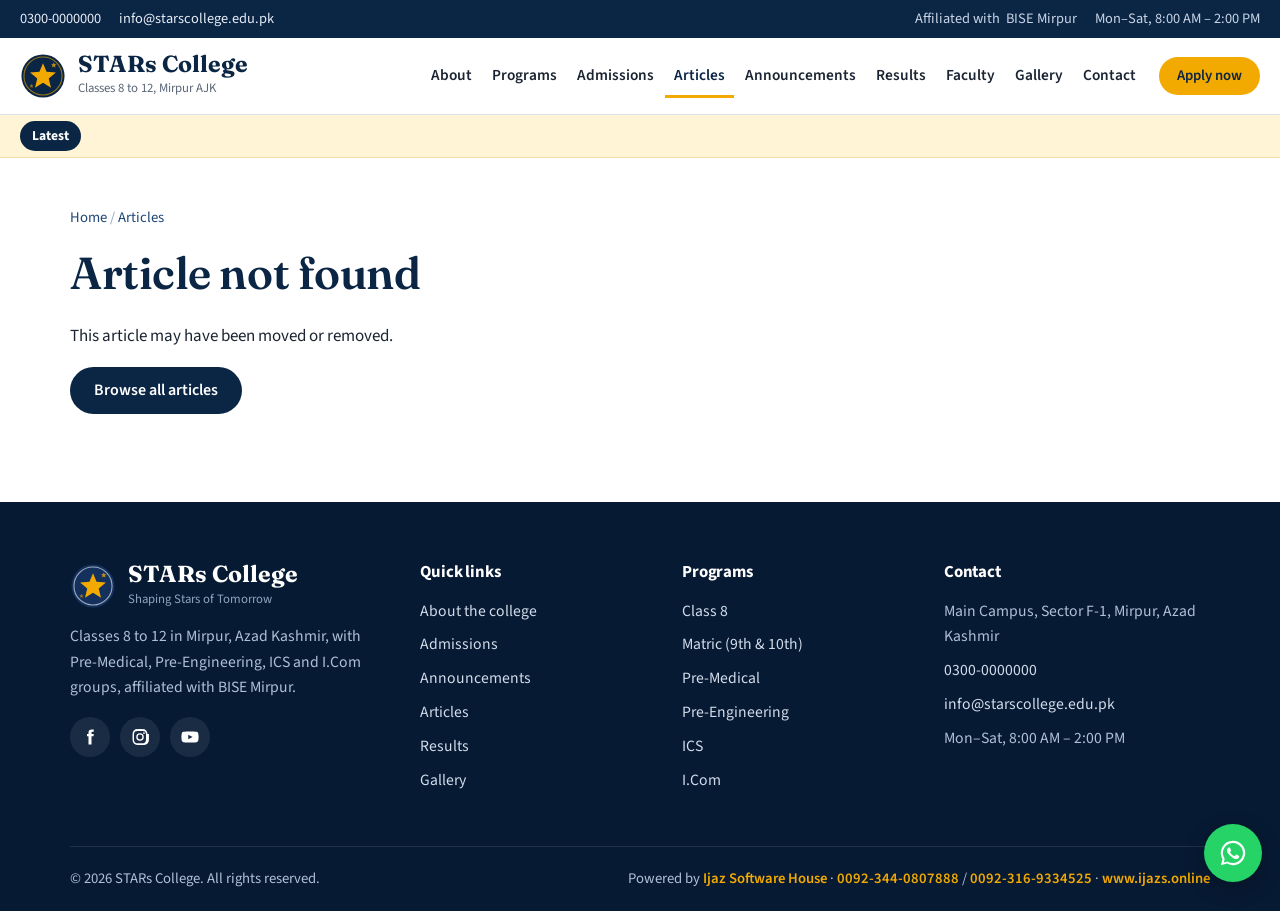
<file: article.html>
<!DOCTYPE html>
<html lang="en">
<head>
<meta charset="utf-8">
<meta name="viewport" content="width=device-width, initial-scale=1">
<title>Article | STARs College</title>
<meta name="description" content="Read the latest article from STARs College Mirpur.">
<link rel="canonical" href="https://www.yourdomain.com/article.html">
<meta name="theme-color" content="#0B2545">
<meta property="og:type" content="website">
<meta property="og:site_name" content="STARs College">
<meta property="og:title" content="Article | STARs College">
<meta property="og:description" content="Read the latest article from STARs College Mirpur.">
<meta property="og:url" content="https://www.yourdomain.com/article.html">
<meta property="og:image" content="https://www.yourdomain.com/assets/img/og-image.png">
<meta name="twitter:card" content="summary_large_image">
<link rel="icon" href="assets/img/favicon.svg" type="image/svg+xml">
<link rel="apple-touch-icon" href="assets/img/apple-touch-icon.png">
<link rel="preconnect" href="https://fonts.googleapis.com">
<link rel="preconnect" href="https://fonts.gstatic.com" crossorigin>
<link href="https://fonts.googleapis.com/css2?family=Fraunces:opsz,wght@9..144,500;9..144,600;9..144,700&family=Source+Sans+3:wght@400;600;700&display=swap" rel="stylesheet">
<link rel="stylesheet" href="assets/css/style.css">
</head>
<body>
<a class="skip-link" href="#main">Skip to content</a>

<div class="topbar">
  <div class="container">
    <div class="topbar__group">
      <a class="topbar__item" data-site="phone" href="tel:03000000000">0300-0000000</a>
      <a class="topbar__item" data-site="email" href="mailto:info@starscollege.edu.pk">info@starscollege.edu.pk</a>
    </div>
    <div class="topbar__group topbar__group--right">
      <span class="topbar__item">Affiliated with <span data-site="board">BISE Mirpur</span></span>
      <span class="topbar__item" data-site="timings">Mon–Sat, 8:00 AM – 2:00 PM</span>
    </div>
  </div>
</div>
<header class="site-header">
  <div class="container">
    <a class="brand" href="index.html" aria-label="STARs College home">
      <img src="assets/img/logo.svg" alt="" width="46" height="46">
      <span><span class="brand__name">STARs College</span><span class="brand__sub">Classes 8 to 12, Mirpur AJK</span></span>
    </a>
    <button class="nav-toggle" aria-controls="site-nav" aria-expanded="false" aria-label="Open menu"><svg viewBox="0 0 24 24" aria-hidden="true" fill="currentColor"><path d="M3 6h18v2H3zm0 5h18v2H3zm0 5h18v2H3z"/></svg></button>
    <div class="nav-backdrop"></div>
    <nav class="nav" id="site-nav" aria-label="Main">
      <button class="nav-toggle nav-close" aria-label="Close menu"><svg viewBox="0 0 24 24" aria-hidden="true" fill="currentColor"><path d="M18.3 5.7 12 12l6.3 6.3-1.4 1.4L10.6 13.4 4.3 19.7l-1.4-1.4L9.2 12 2.9 5.7l1.4-1.4 6.3 6.3 6.3-6.3z"/></svg></button>
      <ul class="nav__list">
        <li class="nav__home"><a href="index.html">Home</a></li>
        <li><a href="about.html">About</a></li>
        <li><a href="programs.html">Programs</a></li>
        <li><a href="admissions.html">Admissions</a></li>
        <li><a href="articles.html" aria-current="page">Articles</a></li>
        <li><a href="announcements.html">Announcements</a></li>
        <li><a href="results.html">Results</a></li>
        <li><a href="faculty.html">Faculty</a></li>
        <li><a href="gallery.html">Gallery</a></li>
        <li><a href="contact.html">Contact</a></li>
      </ul>
      <a class="btn btn--gold btn--sm nav__cta" href="admissions.html#apply">Apply now</a>
    </nav>
  </div>
</header>
<div class="ticker" role="region" aria-label="Latest announcements">
  <div class="container">
    <a class="ticker__label" href="announcements.html">Latest</a>
    <div class="ticker__viewport"><div class="ticker__track"><a href="announcements.html">See all announcements</a></div></div>
  </div>
</div>
<main id="main">
<div class="container">
  <div class="article-head">
    <p class="crumbs" style="margin-bottom:16px"><a href="index.html" style="color:var(--navy-3)">Home</a> <span>/</span> <a href="articles.html" style="color:var(--navy-3)">Articles</a></p>
    <div id="article-top"><div class="skeleton" style="min-height:120px"></div></div>
  </div>
  <div id="article-body"></div>
</div>

<section class="section section--paper" id="related-wrap" hidden>
  <div class="container">
    <div class="section-head"><h2>Related articles</h2></div>
    <div class="grid grid--3" id="related"></div>
  </div>
</section>

</main>

<footer class="site-footer">
  <div class="container">
    <div class="footer-grid">
      <div>
        <a class="brand" href="index.html">
          <img src="assets/img/logo-light.svg" alt="" width="46" height="46">
          <span><span class="brand__name">STARs College</span><span class="brand__sub" data-site="tagline">Shaping Stars of Tomorrow</span></span>
        </a>
        <p>Classes 8 to 12 in Mirpur, Azad Kashmir, with Pre-Medical, Pre-Engineering, ICS and I.Com groups, affiliated with <span data-site="board">BISE Mirpur</span>.</p>
        <div class="socials">
          <a data-social="facebook" href="#" aria-label="Facebook"><svg viewBox="0 0 24 24" aria-hidden="true"><path d="M14 8V6.2c0-.8.2-1.2 1.4-1.2H17V2h-2.6C11.3 2 10 3.5 10 6v2H8v3h2v11h4V11h2.7l.3-3z"/></svg></a>
          <a data-social="instagram" href="#" aria-label="Instagram"><svg viewBox="0 0 24 24" aria-hidden="true"><path d="M12 7a5 5 0 1 0 5 5 5 5 0 0 0-5-5zm0 8.2A3.2 3.2 0 1 1 15.2 12 3.2 3.2 0 0 1 12 15.2zM17.3 5.5a1.2 1.2 0 1 0 1.2 1.2 1.2 1.2 0 0 0-1.2-1.2zM21.9 7.9a6.5 6.5 0 0 0-1.8-4.6 6.5 6.5 0 0 0-4.6-1.8C13.7 1.4 10.3 1.4 8.5 1.5a6.5 6.5 0 0 0-4.6 1.8A6.5 6.5 0 0 0 2.1 7.9c-.1 1.8-.1 6.4 0 8.2a6.5 6.5 0 0 0 1.8 4.6 6.5 6.5 0 0 0 4.6 1.8c1.8.1 7.2.1 9 0a6.5 6.5 0 0 0 4.6-1.8 6.5 6.5 0 0 0 1.8-4.6c.1-1.8.1-6.4 0-8.2zm-2.3 10.1a3.4 3.4 0 0 1-1.9 1.9c-1.3.5-4.4.4-5.7.4s-4.4.1-5.7-.4A3.4 3.4 0 0 1 4.4 18c-.5-1.3-.4-4.4-.4-6s-.1-4.4.4-5.7a3.4 3.4 0 0 1 1.9-2c1.3-.5 4.4-.4 5.7-.4s4.4-.1 5.7.4a3.4 3.4 0 0 1 1.9 1.9c.5 1.3.4 4.4.4 5.8s.1 4.4-.4 5.7z"/></svg></a>
          <a data-social="youtube" href="#" aria-label="YouTube"><svg viewBox="0 0 24 24" aria-hidden="true"><path d="M23 7.2a3 3 0 0 0-2.1-2.1C19 4.6 12 4.6 12 4.6s-7 0-8.9.5A3 3 0 0 0 1 7.2 31 31 0 0 0 .5 12 31 31 0 0 0 1 16.8a3 3 0 0 0 2.1 2.1c1.9.5 8.9.5 8.9.5s7 0 8.9-.5a3 3 0 0 0 2.1-2.1 31 31 0 0 0 .5-4.8 31 31 0 0 0-.5-4.8zM9.7 15V9l5.8 3z"/></svg></a>
        </div>
      </div>
      <div>
        <h2>Quick links</h2>
        <ul>
          <li><a href="about.html">About the college</a></li>
          <li><a href="admissions.html">Admissions</a></li>
          <li><a href="announcements.html">Announcements</a></li>
          <li><a href="articles.html">Articles</a></li>
          <li><a href="results.html">Results</a></li>
          <li><a href="gallery.html">Gallery</a></li>
        </ul>
      </div>
      <div>
        <h2>Programs</h2>
        <ul>
          <li><a href="programs.html#class-8">Class 8</a></li>
          <li><a href="programs.html#matric">Matric (9th &amp; 10th)</a></li>
          <li><a href="programs.html#pre-medical">Pre-Medical</a></li>
          <li><a href="programs.html#pre-engineering">Pre-Engineering</a></li>
          <li><a href="programs.html#ics">ICS</a></li>
          <li><a href="programs.html#icom">I.Com</a></li>
        </ul>
      </div>
      <div>
        <h2>Contact</h2>
        <ul>
          <li data-site="address">Main Campus, Sector F-1, Mirpur, Azad Kashmir</li>
          <li><a data-site="phone" href="tel:03000000000">0300-0000000</a></li>
          <li><a data-site="email" href="mailto:info@starscollege.edu.pk">info@starscollege.edu.pk</a></li>
          <li data-site="timings">Mon–Sat, 8:00 AM – 2:00 PM</li>
        </ul>
      </div>
    </div>
    <div class="footer-bottom">
      <span>© <span data-year>2026</span> STARs College. All rights reserved.</span>
      <span>Powered by <a href="https://www.ijazs.online" target="_blank" rel="noopener">Ijaz Software House</a> · <a href="tel:+923440807888" style="white-space:nowrap">0092-344-0807888</a> / <a href="tel:+923169334525" style="white-space:nowrap">0092-316-9334525</a> · <a href="https://www.ijazs.online" target="_blank" rel="noopener">www.ijazs.online</a></span>
    </div>
  </div>
</footer>
<a class="wa-float" data-wa="Assalam-o-Alaikum, I have a question about STARs College." href="https://wa.me/923000000000" target="_blank" rel="noopener" aria-label="Chat on WhatsApp"><svg viewBox="0 0 32 32" aria-hidden="true"><path d="M16 3a13 13 0 0 0-11.2 19.6L3 29l6.6-1.7A13 13 0 1 0 16 3zm0 23.7a10.7 10.7 0 0 1-5.5-1.5l-.4-.2-3.9 1 1-3.8-.3-.4A10.7 10.7 0 1 1 16 26.7zm5.9-8c-.3-.2-1.9-.9-2.2-1s-.5-.2-.7.2-.8 1-1 1.2-.4.2-.7.1a8.8 8.8 0 0 1-4.4-3.8c-.3-.6.3-.5 1-1.7a.6.6 0 0 0 0-.6l-1-2.4c-.3-.6-.5-.5-.7-.5h-.6a1.2 1.2 0 0 0-.9.4 3.6 3.6 0 0 0-1.1 2.7 6.3 6.3 0 0 0 1.3 3.3 14.4 14.4 0 0 0 5.5 4.9c2 .9 2.8 1 3.9.8a3.3 3.3 0 0 0 2.1-1.5 2.7 2.7 0 0 0 .2-1.5c-.1-.2-.3-.3-.7-.5z"/></svg></a>
<script type="module" src="assets/js/main.js"></script>
<script type="module" src="assets/js/pages/article.js"></script>
<!-- Ijaz Network cross-promotion ads -->
<script src="https://www.ijazs.online/ijaz-network-ads.js" defer></script>
</body>
</html>
</file>
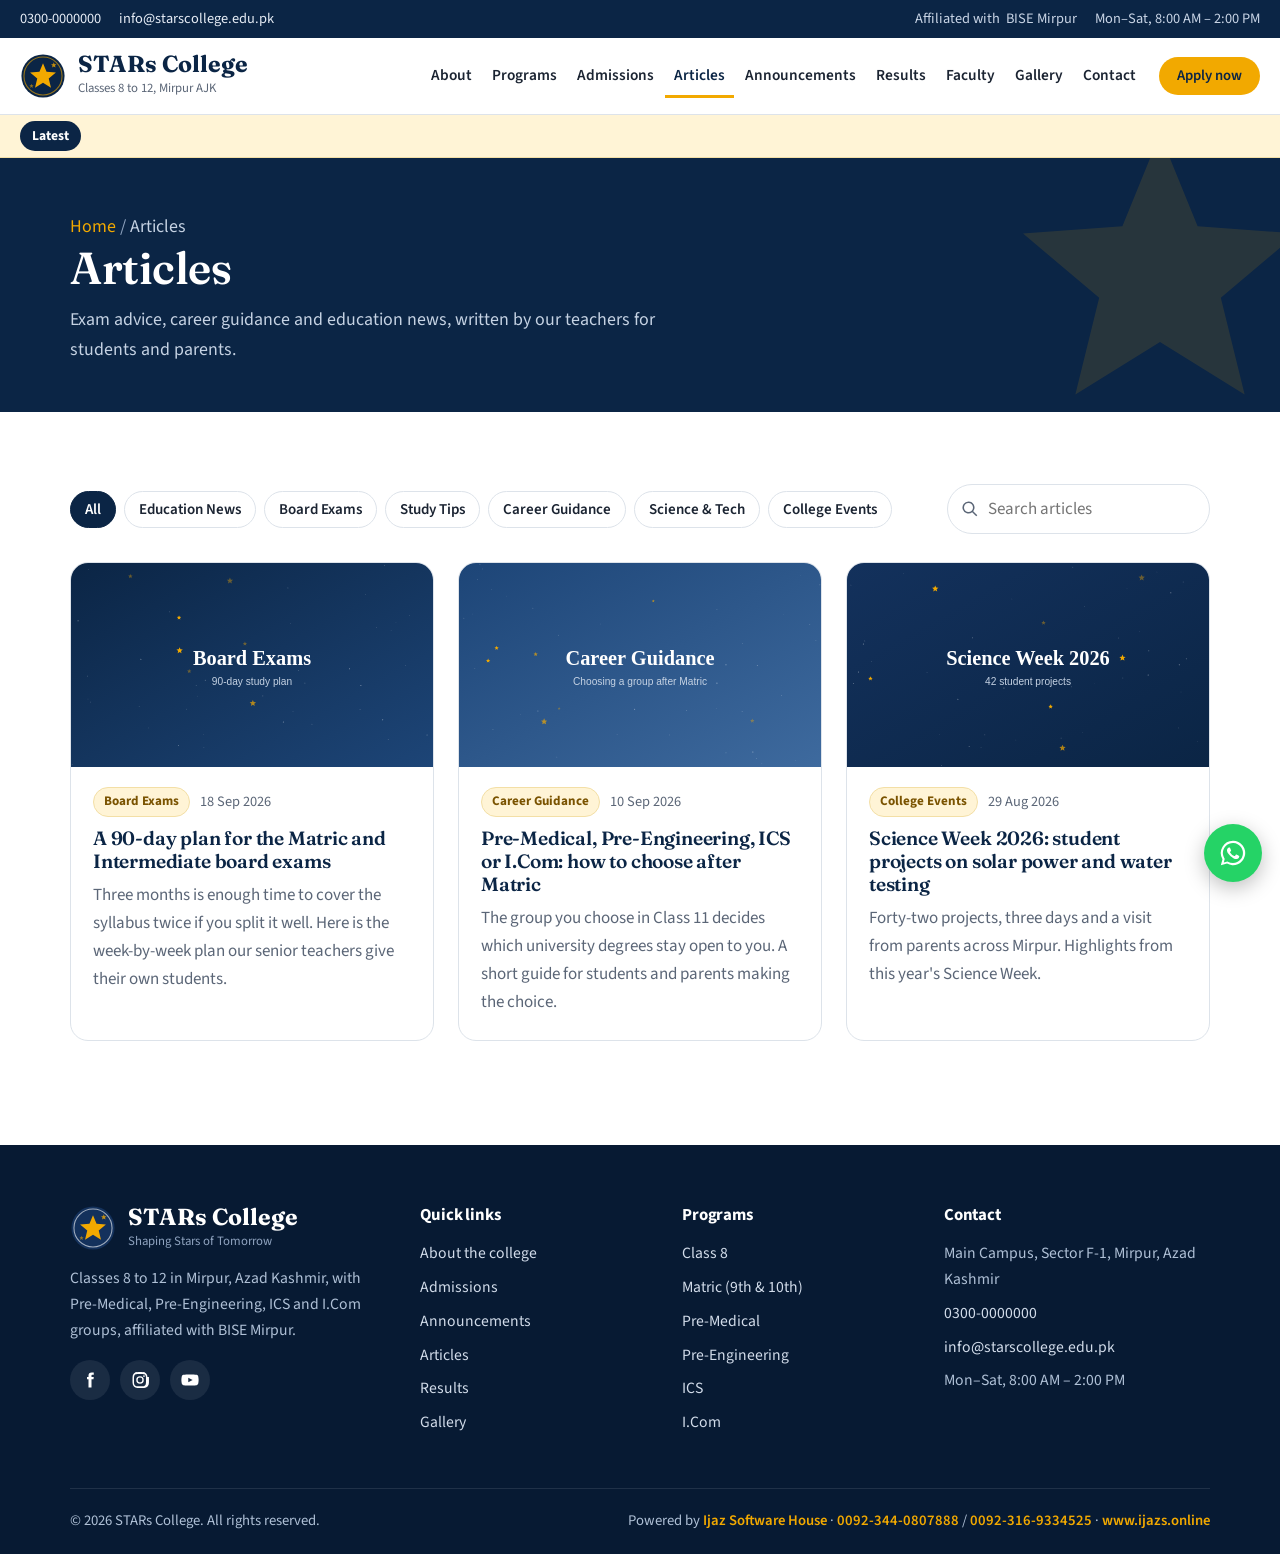
<file: articles.html>
<!DOCTYPE html>
<html lang="en">
<head>
<meta charset="utf-8">
<meta name="viewport" content="width=device-width, initial-scale=1">
<title>Articles | Exam Tips, Career Guidance and College News — STARs College</title>
<meta name="description" content="Study tips, board exam advice, career guidance and education news for Matric and Intermediate students, from STARs College Mirpur.">
<link rel="canonical" href="https://www.yourdomain.com/articles.html">
<meta name="theme-color" content="#0B2545">
<meta property="og:type" content="website">
<meta property="og:site_name" content="STARs College">
<meta property="og:title" content="Articles | Exam Tips, Career Guidance and College News — STARs College">
<meta property="og:description" content="Study tips, board exam advice, career guidance and education news for Matric and Intermediate students, from STARs College Mirpur.">
<meta property="og:url" content="https://www.yourdomain.com/articles.html">
<meta property="og:image" content="https://www.yourdomain.com/assets/img/og-image.png">
<meta name="twitter:card" content="summary_large_image">
<link rel="icon" href="assets/img/favicon.svg" type="image/svg+xml">
<link rel="apple-touch-icon" href="assets/img/apple-touch-icon.png">
<link rel="preconnect" href="https://fonts.googleapis.com">
<link rel="preconnect" href="https://fonts.gstatic.com" crossorigin>
<link href="https://fonts.googleapis.com/css2?family=Fraunces:opsz,wght@9..144,500;9..144,600;9..144,700&family=Source+Sans+3:wght@400;600;700&display=swap" rel="stylesheet">
<link rel="stylesheet" href="assets/css/style.css">
</head>
<body>
<a class="skip-link" href="#main">Skip to content</a>

<div class="topbar">
  <div class="container">
    <div class="topbar__group">
      <a class="topbar__item" data-site="phone" href="tel:03000000000">0300-0000000</a>
      <a class="topbar__item" data-site="email" href="mailto:info@starscollege.edu.pk">info@starscollege.edu.pk</a>
    </div>
    <div class="topbar__group topbar__group--right">
      <span class="topbar__item">Affiliated with <span data-site="board">BISE Mirpur</span></span>
      <span class="topbar__item" data-site="timings">Mon–Sat, 8:00 AM – 2:00 PM</span>
    </div>
  </div>
</div>
<header class="site-header">
  <div class="container">
    <a class="brand" href="index.html" aria-label="STARs College home">
      <img src="assets/img/logo.svg" alt="" width="46" height="46">
      <span><span class="brand__name">STARs College</span><span class="brand__sub">Classes 8 to 12, Mirpur AJK</span></span>
    </a>
    <button class="nav-toggle" aria-controls="site-nav" aria-expanded="false" aria-label="Open menu"><svg viewBox="0 0 24 24" aria-hidden="true" fill="currentColor"><path d="M3 6h18v2H3zm0 5h18v2H3zm0 5h18v2H3z"/></svg></button>
    <div class="nav-backdrop"></div>
    <nav class="nav" id="site-nav" aria-label="Main">
      <button class="nav-toggle nav-close" aria-label="Close menu"><svg viewBox="0 0 24 24" aria-hidden="true" fill="currentColor"><path d="M18.3 5.7 12 12l6.3 6.3-1.4 1.4L10.6 13.4 4.3 19.7l-1.4-1.4L9.2 12 2.9 5.7l1.4-1.4 6.3 6.3 6.3-6.3z"/></svg></button>
      <ul class="nav__list">
        <li class="nav__home"><a href="index.html">Home</a></li>
        <li><a href="about.html">About</a></li>
        <li><a href="programs.html">Programs</a></li>
        <li><a href="admissions.html">Admissions</a></li>
        <li><a href="articles.html" aria-current="page">Articles</a></li>
        <li><a href="announcements.html">Announcements</a></li>
        <li><a href="results.html">Results</a></li>
        <li><a href="faculty.html">Faculty</a></li>
        <li><a href="gallery.html">Gallery</a></li>
        <li><a href="contact.html">Contact</a></li>
      </ul>
      <a class="btn btn--gold btn--sm nav__cta" href="admissions.html#apply">Apply now</a>
    </nav>
  </div>
</header>
<div class="ticker" role="region" aria-label="Latest announcements">
  <div class="container">
    <a class="ticker__label" href="announcements.html">Latest</a>
    <div class="ticker__viewport"><div class="ticker__track"><a href="announcements.html">See all announcements</a></div></div>
  </div>
</div>
<main id="main">
<section class="page-hero">
  <div class="container">
    <p class="crumbs"><a href="index.html">Home</a> <span>/</span> Articles</p>
    <h1>Articles</h1>
    <p>Exam advice, career guidance and education news, written by our teachers for students and parents.</p>
  </div>
</section>

<section class="section">
  <div class="container">
    <div class="toolbar">
      <div class="filter-chips" id="cat-filter" role="group" aria-label="Filter by category"></div>
      <label class="search">
        <span class="sr-only">Search articles</span>
        <svg viewBox="0 0 24 24" aria-hidden="true"><path d="M10 2a8 8 0 0 1 6.3 12.9l5.4 5.4-1.4 1.4-5.4-5.4A8 8 0 1 1 10 2zm0 2a6 6 0 1 0 0 12 6 6 0 0 0 0-12z"/></svg>
        <input type="search" id="art-search" placeholder="Search articles">
      </label>
    </div>
    <div class="grid grid--3" id="art-list">
      <div class="skeleton"></div><div class="skeleton"></div><div class="skeleton"></div>
    </div>
    <div class="center mt-lg"><button class="btn btn--outline" id="load-more" hidden>Load more articles</button></div>
  </div>
</section>

</main>

<footer class="site-footer">
  <div class="container">
    <div class="footer-grid">
      <div>
        <a class="brand" href="index.html">
          <img src="assets/img/logo-light.svg" alt="" width="46" height="46">
          <span><span class="brand__name">STARs College</span><span class="brand__sub" data-site="tagline">Shaping Stars of Tomorrow</span></span>
        </a>
        <p>Classes 8 to 12 in Mirpur, Azad Kashmir, with Pre-Medical, Pre-Engineering, ICS and I.Com groups, affiliated with <span data-site="board">BISE Mirpur</span>.</p>
        <div class="socials">
          <a data-social="facebook" href="#" aria-label="Facebook"><svg viewBox="0 0 24 24" aria-hidden="true"><path d="M14 8V6.2c0-.8.2-1.2 1.4-1.2H17V2h-2.6C11.3 2 10 3.5 10 6v2H8v3h2v11h4V11h2.7l.3-3z"/></svg></a>
          <a data-social="instagram" href="#" aria-label="Instagram"><svg viewBox="0 0 24 24" aria-hidden="true"><path d="M12 7a5 5 0 1 0 5 5 5 5 0 0 0-5-5zm0 8.2A3.2 3.2 0 1 1 15.2 12 3.2 3.2 0 0 1 12 15.2zM17.3 5.5a1.2 1.2 0 1 0 1.2 1.2 1.2 1.2 0 0 0-1.2-1.2zM21.9 7.9a6.5 6.5 0 0 0-1.8-4.6 6.5 6.5 0 0 0-4.6-1.8C13.7 1.4 10.3 1.4 8.5 1.5a6.5 6.5 0 0 0-4.6 1.8A6.5 6.5 0 0 0 2.1 7.9c-.1 1.8-.1 6.4 0 8.2a6.5 6.5 0 0 0 1.8 4.6 6.5 6.5 0 0 0 4.6 1.8c1.8.1 7.2.1 9 0a6.5 6.5 0 0 0 4.6-1.8 6.5 6.5 0 0 0 1.8-4.6c.1-1.8.1-6.4 0-8.2zm-2.3 10.1a3.4 3.4 0 0 1-1.9 1.9c-1.3.5-4.4.4-5.7.4s-4.4.1-5.7-.4A3.4 3.4 0 0 1 4.4 18c-.5-1.3-.4-4.4-.4-6s-.1-4.4.4-5.7a3.4 3.4 0 0 1 1.9-2c1.3-.5 4.4-.4 5.7-.4s4.4-.1 5.7.4a3.4 3.4 0 0 1 1.9 1.9c.5 1.3.4 4.4.4 5.8s.1 4.4-.4 5.7z"/></svg></a>
          <a data-social="youtube" href="#" aria-label="YouTube"><svg viewBox="0 0 24 24" aria-hidden="true"><path d="M23 7.2a3 3 0 0 0-2.1-2.1C19 4.6 12 4.6 12 4.6s-7 0-8.9.5A3 3 0 0 0 1 7.2 31 31 0 0 0 .5 12 31 31 0 0 0 1 16.8a3 3 0 0 0 2.1 2.1c1.9.5 8.9.5 8.9.5s7 0 8.9-.5a3 3 0 0 0 2.1-2.1 31 31 0 0 0 .5-4.8 31 31 0 0 0-.5-4.8zM9.7 15V9l5.8 3z"/></svg></a>
        </div>
      </div>
      <div>
        <h2>Quick links</h2>
        <ul>
          <li><a href="about.html">About the college</a></li>
          <li><a href="admissions.html">Admissions</a></li>
          <li><a href="announcements.html">Announcements</a></li>
          <li><a href="articles.html">Articles</a></li>
          <li><a href="results.html">Results</a></li>
          <li><a href="gallery.html">Gallery</a></li>
        </ul>
      </div>
      <div>
        <h2>Programs</h2>
        <ul>
          <li><a href="programs.html#class-8">Class 8</a></li>
          <li><a href="programs.html#matric">Matric (9th &amp; 10th)</a></li>
          <li><a href="programs.html#pre-medical">Pre-Medical</a></li>
          <li><a href="programs.html#pre-engineering">Pre-Engineering</a></li>
          <li><a href="programs.html#ics">ICS</a></li>
          <li><a href="programs.html#icom">I.Com</a></li>
        </ul>
      </div>
      <div>
        <h2>Contact</h2>
        <ul>
          <li data-site="address">Main Campus, Sector F-1, Mirpur, Azad Kashmir</li>
          <li><a data-site="phone" href="tel:03000000000">0300-0000000</a></li>
          <li><a data-site="email" href="mailto:info@starscollege.edu.pk">info@starscollege.edu.pk</a></li>
          <li data-site="timings">Mon–Sat, 8:00 AM – 2:00 PM</li>
        </ul>
      </div>
    </div>
    <div class="footer-bottom">
      <span>© <span data-year>2026</span> STARs College. All rights reserved.</span>
      <span>Powered by <a href="https://www.ijazs.online" target="_blank" rel="noopener">Ijaz Software House</a> · <a href="tel:+923440807888" style="white-space:nowrap">0092-344-0807888</a> / <a href="tel:+923169334525" style="white-space:nowrap">0092-316-9334525</a> · <a href="https://www.ijazs.online" target="_blank" rel="noopener">www.ijazs.online</a></span>
    </div>
  </div>
</footer>
<a class="wa-float" data-wa="Assalam-o-Alaikum, I have a question about STARs College." href="https://wa.me/923000000000" target="_blank" rel="noopener" aria-label="Chat on WhatsApp"><svg viewBox="0 0 32 32" aria-hidden="true"><path d="M16 3a13 13 0 0 0-11.2 19.6L3 29l6.6-1.7A13 13 0 1 0 16 3zm0 23.7a10.7 10.7 0 0 1-5.5-1.5l-.4-.2-3.9 1 1-3.8-.3-.4A10.7 10.7 0 1 1 16 26.7zm5.9-8c-.3-.2-1.9-.9-2.2-1s-.5-.2-.7.2-.8 1-1 1.2-.4.2-.7.1a8.8 8.8 0 0 1-4.4-3.8c-.3-.6.3-.5 1-1.7a.6.6 0 0 0 0-.6l-1-2.4c-.3-.6-.5-.5-.7-.5h-.6a1.2 1.2 0 0 0-.9.4 3.6 3.6 0 0 0-1.1 2.7 6.3 6.3 0 0 0 1.3 3.3 14.4 14.4 0 0 0 5.5 4.9c2 .9 2.8 1 3.9.8a3.3 3.3 0 0 0 2.1-1.5 2.7 2.7 0 0 0 .2-1.5c-.1-.2-.3-.3-.7-.5z"/></svg></a>
<script type="module" src="assets/js/main.js"></script>
<script type="module" src="assets/js/pages/articles.js"></script>
<!-- Ijaz Network cross-promotion ads -->
<script src="https://www.ijazs.online/ijaz-network-ads.js" defer></script>
</body>
</html>
</file>
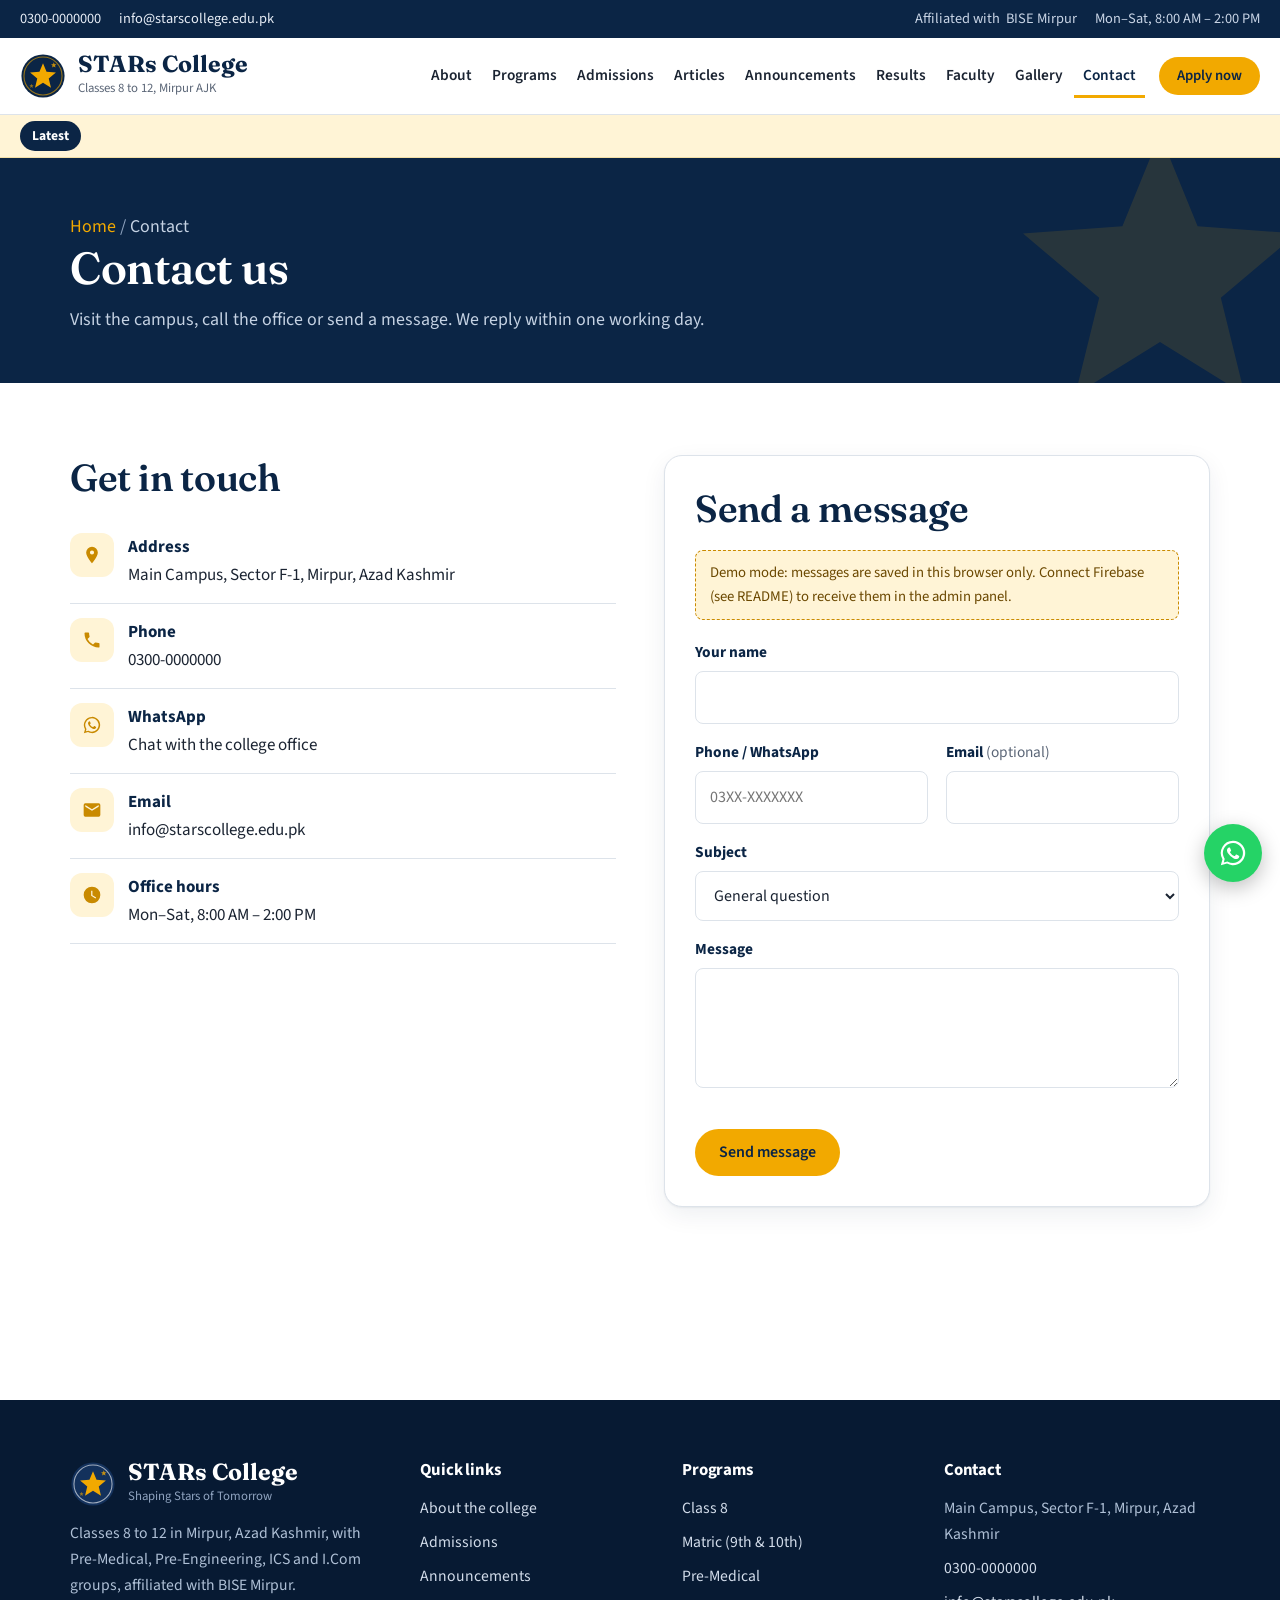
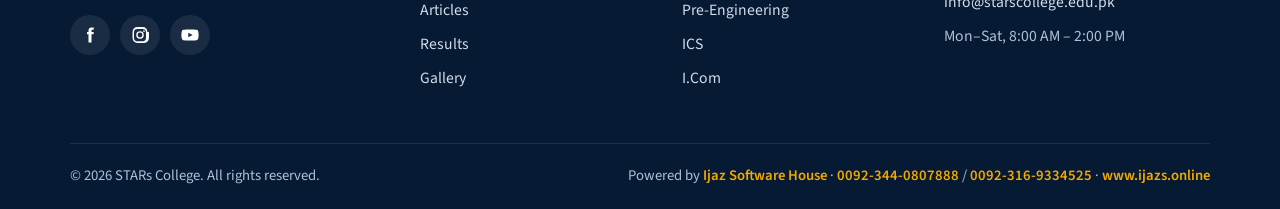
<file: contact.html>
<!DOCTYPE html>
<html lang="en">
<head>
<meta charset="utf-8">
<meta name="viewport" content="width=device-width, initial-scale=1">
<title>Contact STARs College Mirpur | Address, Phone, WhatsApp and Map</title>
<meta name="description" content="Contact STARs College Mirpur AJK: address, phone, WhatsApp, email, office timings and map. Send us a message online.">
<link rel="canonical" href="https://www.yourdomain.com/contact.html">
<meta name="theme-color" content="#0B2545">
<meta property="og:type" content="website">
<meta property="og:site_name" content="STARs College">
<meta property="og:title" content="Contact STARs College Mirpur | Address, Phone, WhatsApp and Map">
<meta property="og:description" content="Contact STARs College Mirpur AJK: address, phone, WhatsApp, email, office timings and map. Send us a message online.">
<meta property="og:url" content="https://www.yourdomain.com/contact.html">
<meta property="og:image" content="https://www.yourdomain.com/assets/img/og-image.png">
<meta name="twitter:card" content="summary_large_image">
<link rel="icon" href="assets/img/favicon.svg" type="image/svg+xml">
<link rel="apple-touch-icon" href="assets/img/apple-touch-icon.png">
<link rel="preconnect" href="https://fonts.googleapis.com">
<link rel="preconnect" href="https://fonts.gstatic.com" crossorigin>
<link href="https://fonts.googleapis.com/css2?family=Fraunces:opsz,wght@9..144,500;9..144,600;9..144,700&family=Source+Sans+3:wght@400;600;700&display=swap" rel="stylesheet">
<link rel="stylesheet" href="assets/css/style.css">
</head>
<body>
<a class="skip-link" href="#main">Skip to content</a>

<div class="topbar">
  <div class="container">
    <div class="topbar__group">
      <a class="topbar__item" data-site="phone" href="tel:03000000000">0300-0000000</a>
      <a class="topbar__item" data-site="email" href="mailto:info@starscollege.edu.pk">info@starscollege.edu.pk</a>
    </div>
    <div class="topbar__group topbar__group--right">
      <span class="topbar__item">Affiliated with <span data-site="board">BISE Mirpur</span></span>
      <span class="topbar__item" data-site="timings">Mon–Sat, 8:00 AM – 2:00 PM</span>
    </div>
  </div>
</div>
<header class="site-header">
  <div class="container">
    <a class="brand" href="index.html" aria-label="STARs College home">
      <img src="assets/img/logo.svg" alt="" width="46" height="46">
      <span><span class="brand__name">STARs College</span><span class="brand__sub">Classes 8 to 12, Mirpur AJK</span></span>
    </a>
    <button class="nav-toggle" aria-controls="site-nav" aria-expanded="false" aria-label="Open menu"><svg viewBox="0 0 24 24" aria-hidden="true" fill="currentColor"><path d="M3 6h18v2H3zm0 5h18v2H3zm0 5h18v2H3z"/></svg></button>
    <div class="nav-backdrop"></div>
    <nav class="nav" id="site-nav" aria-label="Main">
      <button class="nav-toggle nav-close" aria-label="Close menu"><svg viewBox="0 0 24 24" aria-hidden="true" fill="currentColor"><path d="M18.3 5.7 12 12l6.3 6.3-1.4 1.4L10.6 13.4 4.3 19.7l-1.4-1.4L9.2 12 2.9 5.7l1.4-1.4 6.3 6.3 6.3-6.3z"/></svg></button>
      <ul class="nav__list">
        <li class="nav__home"><a href="index.html">Home</a></li>
        <li><a href="about.html">About</a></li>
        <li><a href="programs.html">Programs</a></li>
        <li><a href="admissions.html">Admissions</a></li>
        <li><a href="articles.html">Articles</a></li>
        <li><a href="announcements.html">Announcements</a></li>
        <li><a href="results.html">Results</a></li>
        <li><a href="faculty.html">Faculty</a></li>
        <li><a href="gallery.html">Gallery</a></li>
        <li><a href="contact.html" aria-current="page">Contact</a></li>
      </ul>
      <a class="btn btn--gold btn--sm nav__cta" href="admissions.html#apply">Apply now</a>
    </nav>
  </div>
</header>
<div class="ticker" role="region" aria-label="Latest announcements">
  <div class="container">
    <a class="ticker__label" href="announcements.html">Latest</a>
    <div class="ticker__viewport"><div class="ticker__track"><a href="announcements.html">See all announcements</a></div></div>
  </div>
</div>
<main id="main">
<section class="page-hero">
  <div class="container">
    <p class="crumbs"><a href="index.html">Home</a> <span>/</span> Contact</p>
    <h1>Contact us</h1>
    <p>Visit the campus, call the office or send a message. We reply within one working day.</p>
  </div>
</section>

<section class="section">
  <div class="container two-col">
    <div>
      <h2>Get in touch</h2>
      <ul class="contact-list">
        <li><span class="ic"><svg viewBox="0 0 24 24" aria-hidden="true"><path d="M12 2a7 7 0 0 0-7 7c0 5.25 7 13 7 13s7-7.75 7-13a7 7 0 0 0-7-7zm0 9.5A2.5 2.5 0 1 1 12 6.5a2.5 2.5 0 0 1 0 5z"/></svg></span><span><strong>Address</strong><span data-site="address">Main Campus, Sector F-1, Mirpur, Azad Kashmir</span></span></li>
        <li><span class="ic"><svg viewBox="0 0 24 24" aria-hidden="true"><path d="M6.6 10.8a15.1 15.1 0 0 0 6.6 6.6l2.2-2.2a1 1 0 0 1 1-.25 11.4 11.4 0 0 0 3.6.57 1 1 0 0 1 1 1V20a1 1 0 0 1-1 1A17 17 0 0 1 3 4a1 1 0 0 1 1-1h3.5a1 1 0 0 1 1 1c0 1.25.2 2.45.57 3.57a1 1 0 0 1-.25 1z"/></svg></span><span><strong>Phone</strong><a data-site="phone" href="tel:03000000000">0300-0000000</a></span></li>
        <li><span class="ic"><svg viewBox="0 0 32 32" aria-hidden="true"><path d="M16 3a13 13 0 0 0-11.2 19.6L3 29l6.6-1.7A13 13 0 1 0 16 3zm0 23.7a10.7 10.7 0 0 1-5.5-1.5l-.4-.2-3.9 1 1-3.8-.3-.4A10.7 10.7 0 1 1 16 26.7zm5.9-8c-.3-.2-1.9-.9-2.2-1s-.5-.2-.7.2-.8 1-1 1.2-.4.2-.7.1a8.8 8.8 0 0 1-4.4-3.8c-.3-.6.3-.5 1-1.7a.6.6 0 0 0 0-.6l-1-2.4c-.3-.6-.5-.5-.7-.5h-.6a1.2 1.2 0 0 0-.9.4 3.6 3.6 0 0 0-1.1 2.7 6.3 6.3 0 0 0 1.3 3.3 14.4 14.4 0 0 0 5.5 4.9c2 .9 2.8 1 3.9.8a3.3 3.3 0 0 0 2.1-1.5 2.7 2.7 0 0 0 .2-1.5c-.1-.2-.3-.3-.7-.5z"/></svg></span><span><strong>WhatsApp</strong><a data-wa="Assalam-o-Alaikum, I have a question about STARs College." href="https://wa.me/923000000000" target="_blank" rel="noopener">Chat with the college office</a></span></li>
        <li><span class="ic"><svg viewBox="0 0 24 24" aria-hidden="true"><path d="M20 4H4a2 2 0 0 0-2 2v12a2 2 0 0 0 2 2h16a2 2 0 0 0 2-2V6a2 2 0 0 0-2-2zm0 4-8 5-8-5V6l8 5 8-5z"/></svg></span><span><strong>Email</strong><a data-site="email" href="mailto:info@starscollege.edu.pk">info@starscollege.edu.pk</a></span></li>
        <li><span class="ic"><svg viewBox="0 0 24 24" aria-hidden="true"><path d="M12 2a10 10 0 1 0 10 10A10 10 0 0 0 12 2zm4.2 14.2L11 13V7h1.5v5.2l4.5 2.7z"/></svg></span><span><strong>Office hours</strong><span data-site="timings">Mon–Sat, 8:00 AM – 2:00 PM</span></span></li>
      </ul>
      <iframe class="map" id="map" title="Map showing STARs College, Mirpur" loading="lazy" referrerpolicy="no-referrer-when-downgrade"
        src="https://maps.google.com/maps?q=Mirpur%2C%20Azad%20Kashmir&z=14&output=embed"></iframe>
    </div>
    <div class="form-panel">
      <h2>Send a message</h2>
      <div id="form-demo-note"></div>
      <form class="form" id="contact-form" novalidate>
        <div class="field full">
          <label for="c-name">Your name</label>
          <input id="c-name" name="name" autocomplete="name" required>
          <p class="field__error">Enter your name.</p>
        </div>
        <div class="field">
          <label for="c-phone">Phone / WhatsApp</label>
          <input id="c-phone" name="phone" type="tel" inputmode="tel" placeholder="03XX-XXXXXXX" autocomplete="tel" required>
          <p class="field__error">Enter a mobile number like 0300-1234567.</p>
        </div>
        <div class="field">
          <label for="c-email">Email <span class="opt">(optional)</span></label>
          <input id="c-email" name="email" type="email" autocomplete="email">
          <p class="field__error">Enter a valid email address, or leave it empty.</p>
        </div>
        <div class="field full">
          <label for="c-subject">Subject</label>
          <select id="c-subject" name="subject">
            <option>General question</option>
            <option>Admissions</option>
            <option>Fees</option>
            <option>Results and exams</option>
            <option>Other</option>
          </select>
        </div>
        <div class="field full">
          <label for="c-msg">Message</label>
          <textarea id="c-msg" name="message" required></textarea>
          <p class="field__error">Write a message of at least 10 characters.</p>
        </div>
        <div class="full"><div class="form-status" role="status" aria-live="polite"></div></div>
        <div class="full"><button class="btn btn--gold" type="submit">Send message</button></div>
      </form>
    </div>
  </div>
</section>

</main>

<footer class="site-footer">
  <div class="container">
    <div class="footer-grid">
      <div>
        <a class="brand" href="index.html">
          <img src="assets/img/logo-light.svg" alt="" width="46" height="46">
          <span><span class="brand__name">STARs College</span><span class="brand__sub" data-site="tagline">Shaping Stars of Tomorrow</span></span>
        </a>
        <p>Classes 8 to 12 in Mirpur, Azad Kashmir, with Pre-Medical, Pre-Engineering, ICS and I.Com groups, affiliated with <span data-site="board">BISE Mirpur</span>.</p>
        <div class="socials">
          <a data-social="facebook" href="#" aria-label="Facebook"><svg viewBox="0 0 24 24" aria-hidden="true"><path d="M14 8V6.2c0-.8.2-1.2 1.4-1.2H17V2h-2.6C11.3 2 10 3.5 10 6v2H8v3h2v11h4V11h2.7l.3-3z"/></svg></a>
          <a data-social="instagram" href="#" aria-label="Instagram"><svg viewBox="0 0 24 24" aria-hidden="true"><path d="M12 7a5 5 0 1 0 5 5 5 5 0 0 0-5-5zm0 8.2A3.2 3.2 0 1 1 15.2 12 3.2 3.2 0 0 1 12 15.2zM17.3 5.5a1.2 1.2 0 1 0 1.2 1.2 1.2 1.2 0 0 0-1.2-1.2zM21.9 7.9a6.5 6.5 0 0 0-1.8-4.6 6.5 6.5 0 0 0-4.6-1.8C13.7 1.4 10.3 1.4 8.5 1.5a6.5 6.5 0 0 0-4.6 1.8A6.5 6.5 0 0 0 2.1 7.9c-.1 1.8-.1 6.4 0 8.2a6.5 6.5 0 0 0 1.8 4.6 6.5 6.5 0 0 0 4.6 1.8c1.8.1 7.2.1 9 0a6.5 6.5 0 0 0 4.6-1.8 6.5 6.5 0 0 0 1.8-4.6c.1-1.8.1-6.4 0-8.2zm-2.3 10.1a3.4 3.4 0 0 1-1.9 1.9c-1.3.5-4.4.4-5.7.4s-4.4.1-5.7-.4A3.4 3.4 0 0 1 4.4 18c-.5-1.3-.4-4.4-.4-6s-.1-4.4.4-5.7a3.4 3.4 0 0 1 1.9-2c1.3-.5 4.4-.4 5.7-.4s4.4-.1 5.7.4a3.4 3.4 0 0 1 1.9 1.9c.5 1.3.4 4.4.4 5.8s.1 4.4-.4 5.7z"/></svg></a>
          <a data-social="youtube" href="#" aria-label="YouTube"><svg viewBox="0 0 24 24" aria-hidden="true"><path d="M23 7.2a3 3 0 0 0-2.1-2.1C19 4.6 12 4.6 12 4.6s-7 0-8.9.5A3 3 0 0 0 1 7.2 31 31 0 0 0 .5 12 31 31 0 0 0 1 16.8a3 3 0 0 0 2.1 2.1c1.9.5 8.9.5 8.9.5s7 0 8.9-.5a3 3 0 0 0 2.1-2.1 31 31 0 0 0 .5-4.8 31 31 0 0 0-.5-4.8zM9.7 15V9l5.8 3z"/></svg></a>
        </div>
      </div>
      <div>
        <h2>Quick links</h2>
        <ul>
          <li><a href="about.html">About the college</a></li>
          <li><a href="admissions.html">Admissions</a></li>
          <li><a href="announcements.html">Announcements</a></li>
          <li><a href="articles.html">Articles</a></li>
          <li><a href="results.html">Results</a></li>
          <li><a href="gallery.html">Gallery</a></li>
        </ul>
      </div>
      <div>
        <h2>Programs</h2>
        <ul>
          <li><a href="programs.html#class-8">Class 8</a></li>
          <li><a href="programs.html#matric">Matric (9th &amp; 10th)</a></li>
          <li><a href="programs.html#pre-medical">Pre-Medical</a></li>
          <li><a href="programs.html#pre-engineering">Pre-Engineering</a></li>
          <li><a href="programs.html#ics">ICS</a></li>
          <li><a href="programs.html#icom">I.Com</a></li>
        </ul>
      </div>
      <div>
        <h2>Contact</h2>
        <ul>
          <li data-site="address">Main Campus, Sector F-1, Mirpur, Azad Kashmir</li>
          <li><a data-site="phone" href="tel:03000000000">0300-0000000</a></li>
          <li><a data-site="email" href="mailto:info@starscollege.edu.pk">info@starscollege.edu.pk</a></li>
          <li data-site="timings">Mon–Sat, 8:00 AM – 2:00 PM</li>
        </ul>
      </div>
    </div>
    <div class="footer-bottom">
      <span>© <span data-year>2026</span> STARs College. All rights reserved.</span>
      <span>Powered by <a href="https://www.ijazs.online" target="_blank" rel="noopener">Ijaz Software House</a> · <a href="tel:+923440807888" style="white-space:nowrap">0092-344-0807888</a> / <a href="tel:+923169334525" style="white-space:nowrap">0092-316-9334525</a> · <a href="https://www.ijazs.online" target="_blank" rel="noopener">www.ijazs.online</a></span>
    </div>
  </div>
</footer>
<a class="wa-float" data-wa="Assalam-o-Alaikum, I have a question about STARs College." href="https://wa.me/923000000000" target="_blank" rel="noopener" aria-label="Chat on WhatsApp"><svg viewBox="0 0 32 32" aria-hidden="true"><path d="M16 3a13 13 0 0 0-11.2 19.6L3 29l6.6-1.7A13 13 0 1 0 16 3zm0 23.7a10.7 10.7 0 0 1-5.5-1.5l-.4-.2-3.9 1 1-3.8-.3-.4A10.7 10.7 0 1 1 16 26.7zm5.9-8c-.3-.2-1.9-.9-2.2-1s-.5-.2-.7.2-.8 1-1 1.2-.4.2-.7.1a8.8 8.8 0 0 1-4.4-3.8c-.3-.6.3-.5 1-1.7a.6.6 0 0 0 0-.6l-1-2.4c-.3-.6-.5-.5-.7-.5h-.6a1.2 1.2 0 0 0-.9.4 3.6 3.6 0 0 0-1.1 2.7 6.3 6.3 0 0 0 1.3 3.3 14.4 14.4 0 0 0 5.5 4.9c2 .9 2.8 1 3.9.8a3.3 3.3 0 0 0 2.1-1.5 2.7 2.7 0 0 0 .2-1.5c-.1-.2-.3-.3-.7-.5z"/></svg></a>
<script type="module" src="assets/js/main.js"></script>
<script type="module" src="assets/js/pages/contact.js"></script>
<!-- Ijaz Network cross-promotion ads -->
<script src="https://www.ijazs.online/ijaz-network-ads.js" defer></script>
</body>
</html>
</file>
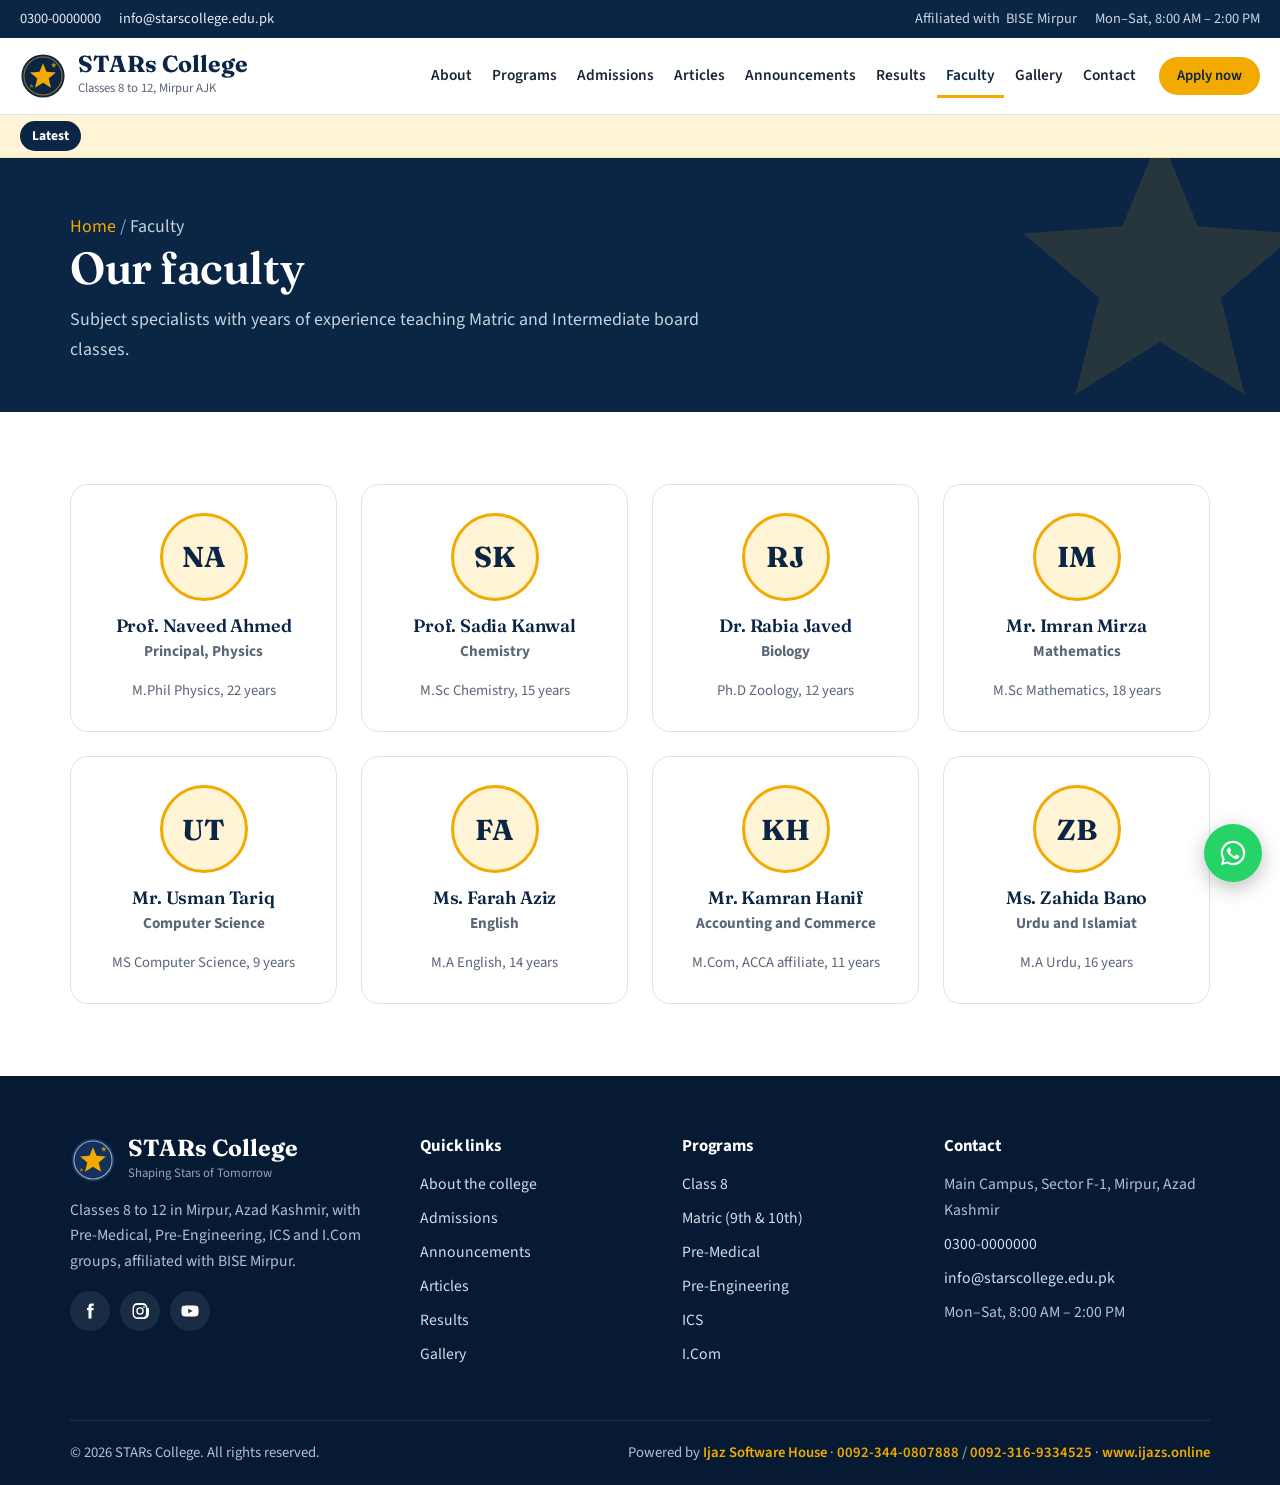
<file: faculty.html>
<!DOCTYPE html>
<html lang="en">
<head>
<meta charset="utf-8">
<meta name="viewport" content="width=device-width, initial-scale=1">
<title>Faculty | Qualified Teachers at STARs College Mirpur</title>
<meta name="description" content="Meet the qualified teachers of STARs College Mirpur for Physics, Chemistry, Biology, Mathematics, Computer Science, Commerce and languages.">
<link rel="canonical" href="https://www.yourdomain.com/faculty.html">
<meta name="theme-color" content="#0B2545">
<meta property="og:type" content="website">
<meta property="og:site_name" content="STARs College">
<meta property="og:title" content="Faculty | Qualified Teachers at STARs College Mirpur">
<meta property="og:description" content="Meet the qualified teachers of STARs College Mirpur for Physics, Chemistry, Biology, Mathematics, Computer Science, Commerce and languages.">
<meta property="og:url" content="https://www.yourdomain.com/faculty.html">
<meta property="og:image" content="https://www.yourdomain.com/assets/img/og-image.png">
<meta name="twitter:card" content="summary_large_image">
<link rel="icon" href="assets/img/favicon.svg" type="image/svg+xml">
<link rel="apple-touch-icon" href="assets/img/apple-touch-icon.png">
<link rel="preconnect" href="https://fonts.googleapis.com">
<link rel="preconnect" href="https://fonts.gstatic.com" crossorigin>
<link href="https://fonts.googleapis.com/css2?family=Fraunces:opsz,wght@9..144,500;9..144,600;9..144,700&family=Source+Sans+3:wght@400;600;700&display=swap" rel="stylesheet">
<link rel="stylesheet" href="assets/css/style.css">
</head>
<body>
<a class="skip-link" href="#main">Skip to content</a>

<div class="topbar">
  <div class="container">
    <div class="topbar__group">
      <a class="topbar__item" data-site="phone" href="tel:03000000000">0300-0000000</a>
      <a class="topbar__item" data-site="email" href="mailto:info@starscollege.edu.pk">info@starscollege.edu.pk</a>
    </div>
    <div class="topbar__group topbar__group--right">
      <span class="topbar__item">Affiliated with <span data-site="board">BISE Mirpur</span></span>
      <span class="topbar__item" data-site="timings">Mon–Sat, 8:00 AM – 2:00 PM</span>
    </div>
  </div>
</div>
<header class="site-header">
  <div class="container">
    <a class="brand" href="index.html" aria-label="STARs College home">
      <img src="assets/img/logo.svg" alt="" width="46" height="46">
      <span><span class="brand__name">STARs College</span><span class="brand__sub">Classes 8 to 12, Mirpur AJK</span></span>
    </a>
    <button class="nav-toggle" aria-controls="site-nav" aria-expanded="false" aria-label="Open menu"><svg viewBox="0 0 24 24" aria-hidden="true" fill="currentColor"><path d="M3 6h18v2H3zm0 5h18v2H3zm0 5h18v2H3z"/></svg></button>
    <div class="nav-backdrop"></div>
    <nav class="nav" id="site-nav" aria-label="Main">
      <button class="nav-toggle nav-close" aria-label="Close menu"><svg viewBox="0 0 24 24" aria-hidden="true" fill="currentColor"><path d="M18.3 5.7 12 12l6.3 6.3-1.4 1.4L10.6 13.4 4.3 19.7l-1.4-1.4L9.2 12 2.9 5.7l1.4-1.4 6.3 6.3 6.3-6.3z"/></svg></button>
      <ul class="nav__list">
        <li class="nav__home"><a href="index.html">Home</a></li>
        <li><a href="about.html">About</a></li>
        <li><a href="programs.html">Programs</a></li>
        <li><a href="admissions.html">Admissions</a></li>
        <li><a href="articles.html">Articles</a></li>
        <li><a href="announcements.html">Announcements</a></li>
        <li><a href="results.html">Results</a></li>
        <li><a href="faculty.html" aria-current="page">Faculty</a></li>
        <li><a href="gallery.html">Gallery</a></li>
        <li><a href="contact.html">Contact</a></li>
      </ul>
      <a class="btn btn--gold btn--sm nav__cta" href="admissions.html#apply">Apply now</a>
    </nav>
  </div>
</header>
<div class="ticker" role="region" aria-label="Latest announcements">
  <div class="container">
    <a class="ticker__label" href="announcements.html">Latest</a>
    <div class="ticker__viewport"><div class="ticker__track"><a href="announcements.html">See all announcements</a></div></div>
  </div>
</div>
<main id="main">
<section class="page-hero">
  <div class="container">
    <p class="crumbs"><a href="index.html">Home</a> <span>/</span> Faculty</p>
    <h1>Our faculty</h1>
    <p>Subject specialists with years of experience teaching Matric and Intermediate board classes.</p>
  </div>
</section>

<section class="section">
  <div class="container">
    <div class="grid grid--4">
      <div class="card teacher"><div class="avatar">NA</div><h3>Prof. Naveed Ahmed</h3><p class="teacher__subject">Principal, Physics</p><p class="teacher__qual">M.Phil Physics, 22 years</p></div>
      <div class="card teacher"><div class="avatar">SK</div><h3>Prof. Sadia Kanwal</h3><p class="teacher__subject">Chemistry</p><p class="teacher__qual">M.Sc Chemistry, 15 years</p></div>
      <div class="card teacher"><div class="avatar">RJ</div><h3>Dr. Rabia Javed</h3><p class="teacher__subject">Biology</p><p class="teacher__qual">Ph.D Zoology, 12 years</p></div>
      <div class="card teacher"><div class="avatar">IM</div><h3>Mr. Imran Mirza</h3><p class="teacher__subject">Mathematics</p><p class="teacher__qual">M.Sc Mathematics, 18 years</p></div>
      <div class="card teacher"><div class="avatar">UT</div><h3>Mr. Usman Tariq</h3><p class="teacher__subject">Computer Science</p><p class="teacher__qual">MS Computer Science, 9 years</p></div>
      <div class="card teacher"><div class="avatar">FA</div><h3>Ms. Farah Aziz</h3><p class="teacher__subject">English</p><p class="teacher__qual">M.A English, 14 years</p></div>
      <div class="card teacher"><div class="avatar">KH</div><h3>Mr. Kamran Hanif</h3><p class="teacher__subject">Accounting and Commerce</p><p class="teacher__qual">M.Com, ACCA affiliate, 11 years</p></div>
      <div class="card teacher"><div class="avatar">ZB</div><h3>Ms. Zahida Bano</h3><p class="teacher__subject">Urdu and Islamiat</p><p class="teacher__qual">M.A Urdu, 16 years</p></div>
    </div>
  </div>
</section>

</main>

<footer class="site-footer">
  <div class="container">
    <div class="footer-grid">
      <div>
        <a class="brand" href="index.html">
          <img src="assets/img/logo-light.svg" alt="" width="46" height="46">
          <span><span class="brand__name">STARs College</span><span class="brand__sub" data-site="tagline">Shaping Stars of Tomorrow</span></span>
        </a>
        <p>Classes 8 to 12 in Mirpur, Azad Kashmir, with Pre-Medical, Pre-Engineering, ICS and I.Com groups, affiliated with <span data-site="board">BISE Mirpur</span>.</p>
        <div class="socials">
          <a data-social="facebook" href="#" aria-label="Facebook"><svg viewBox="0 0 24 24" aria-hidden="true"><path d="M14 8V6.2c0-.8.2-1.2 1.4-1.2H17V2h-2.6C11.3 2 10 3.5 10 6v2H8v3h2v11h4V11h2.7l.3-3z"/></svg></a>
          <a data-social="instagram" href="#" aria-label="Instagram"><svg viewBox="0 0 24 24" aria-hidden="true"><path d="M12 7a5 5 0 1 0 5 5 5 5 0 0 0-5-5zm0 8.2A3.2 3.2 0 1 1 15.2 12 3.2 3.2 0 0 1 12 15.2zM17.3 5.5a1.2 1.2 0 1 0 1.2 1.2 1.2 1.2 0 0 0-1.2-1.2zM21.9 7.9a6.5 6.5 0 0 0-1.8-4.6 6.5 6.5 0 0 0-4.6-1.8C13.7 1.4 10.3 1.4 8.5 1.5a6.5 6.5 0 0 0-4.6 1.8A6.5 6.5 0 0 0 2.1 7.9c-.1 1.8-.1 6.4 0 8.2a6.5 6.5 0 0 0 1.8 4.6 6.5 6.5 0 0 0 4.6 1.8c1.8.1 7.2.1 9 0a6.5 6.5 0 0 0 4.6-1.8 6.5 6.5 0 0 0 1.8-4.6c.1-1.8.1-6.4 0-8.2zm-2.3 10.1a3.4 3.4 0 0 1-1.9 1.9c-1.3.5-4.4.4-5.7.4s-4.4.1-5.7-.4A3.4 3.4 0 0 1 4.4 18c-.5-1.3-.4-4.4-.4-6s-.1-4.4.4-5.7a3.4 3.4 0 0 1 1.9-2c1.3-.5 4.4-.4 5.7-.4s4.4-.1 5.7.4a3.4 3.4 0 0 1 1.9 1.9c.5 1.3.4 4.4.4 5.8s.1 4.4-.4 5.7z"/></svg></a>
          <a data-social="youtube" href="#" aria-label="YouTube"><svg viewBox="0 0 24 24" aria-hidden="true"><path d="M23 7.2a3 3 0 0 0-2.1-2.1C19 4.6 12 4.6 12 4.6s-7 0-8.9.5A3 3 0 0 0 1 7.2 31 31 0 0 0 .5 12 31 31 0 0 0 1 16.8a3 3 0 0 0 2.1 2.1c1.9.5 8.9.5 8.9.5s7 0 8.9-.5a3 3 0 0 0 2.1-2.1 31 31 0 0 0 .5-4.8 31 31 0 0 0-.5-4.8zM9.7 15V9l5.8 3z"/></svg></a>
        </div>
      </div>
      <div>
        <h2>Quick links</h2>
        <ul>
          <li><a href="about.html">About the college</a></li>
          <li><a href="admissions.html">Admissions</a></li>
          <li><a href="announcements.html">Announcements</a></li>
          <li><a href="articles.html">Articles</a></li>
          <li><a href="results.html">Results</a></li>
          <li><a href="gallery.html">Gallery</a></li>
        </ul>
      </div>
      <div>
        <h2>Programs</h2>
        <ul>
          <li><a href="programs.html#class-8">Class 8</a></li>
          <li><a href="programs.html#matric">Matric (9th &amp; 10th)</a></li>
          <li><a href="programs.html#pre-medical">Pre-Medical</a></li>
          <li><a href="programs.html#pre-engineering">Pre-Engineering</a></li>
          <li><a href="programs.html#ics">ICS</a></li>
          <li><a href="programs.html#icom">I.Com</a></li>
        </ul>
      </div>
      <div>
        <h2>Contact</h2>
        <ul>
          <li data-site="address">Main Campus, Sector F-1, Mirpur, Azad Kashmir</li>
          <li><a data-site="phone" href="tel:03000000000">0300-0000000</a></li>
          <li><a data-site="email" href="mailto:info@starscollege.edu.pk">info@starscollege.edu.pk</a></li>
          <li data-site="timings">Mon–Sat, 8:00 AM – 2:00 PM</li>
        </ul>
      </div>
    </div>
    <div class="footer-bottom">
      <span>© <span data-year>2026</span> STARs College. All rights reserved.</span>
      <span>Powered by <a href="https://www.ijazs.online" target="_blank" rel="noopener">Ijaz Software House</a> · <a href="tel:+923440807888" style="white-space:nowrap">0092-344-0807888</a> / <a href="tel:+923169334525" style="white-space:nowrap">0092-316-9334525</a> · <a href="https://www.ijazs.online" target="_blank" rel="noopener">www.ijazs.online</a></span>
    </div>
  </div>
</footer>
<a class="wa-float" data-wa="Assalam-o-Alaikum, I have a question about STARs College." href="https://wa.me/923000000000" target="_blank" rel="noopener" aria-label="Chat on WhatsApp"><svg viewBox="0 0 32 32" aria-hidden="true"><path d="M16 3a13 13 0 0 0-11.2 19.6L3 29l6.6-1.7A13 13 0 1 0 16 3zm0 23.7a10.7 10.7 0 0 1-5.5-1.5l-.4-.2-3.9 1 1-3.8-.3-.4A10.7 10.7 0 1 1 16 26.7zm5.9-8c-.3-.2-1.9-.9-2.2-1s-.5-.2-.7.2-.8 1-1 1.2-.4.2-.7.1a8.8 8.8 0 0 1-4.4-3.8c-.3-.6.3-.5 1-1.7a.6.6 0 0 0 0-.6l-1-2.4c-.3-.6-.5-.5-.7-.5h-.6a1.2 1.2 0 0 0-.9.4 3.6 3.6 0 0 0-1.1 2.7 6.3 6.3 0 0 0 1.3 3.3 14.4 14.4 0 0 0 5.5 4.9c2 .9 2.8 1 3.9.8a3.3 3.3 0 0 0 2.1-1.5 2.7 2.7 0 0 0 .2-1.5c-.1-.2-.3-.3-.7-.5z"/></svg></a>
<script type="module" src="assets/js/main.js"></script>
<!-- Ijaz Network cross-promotion ads -->
<script src="https://www.ijazs.online/ijaz-network-ads.js" defer></script>
</body>
</html>
</file>
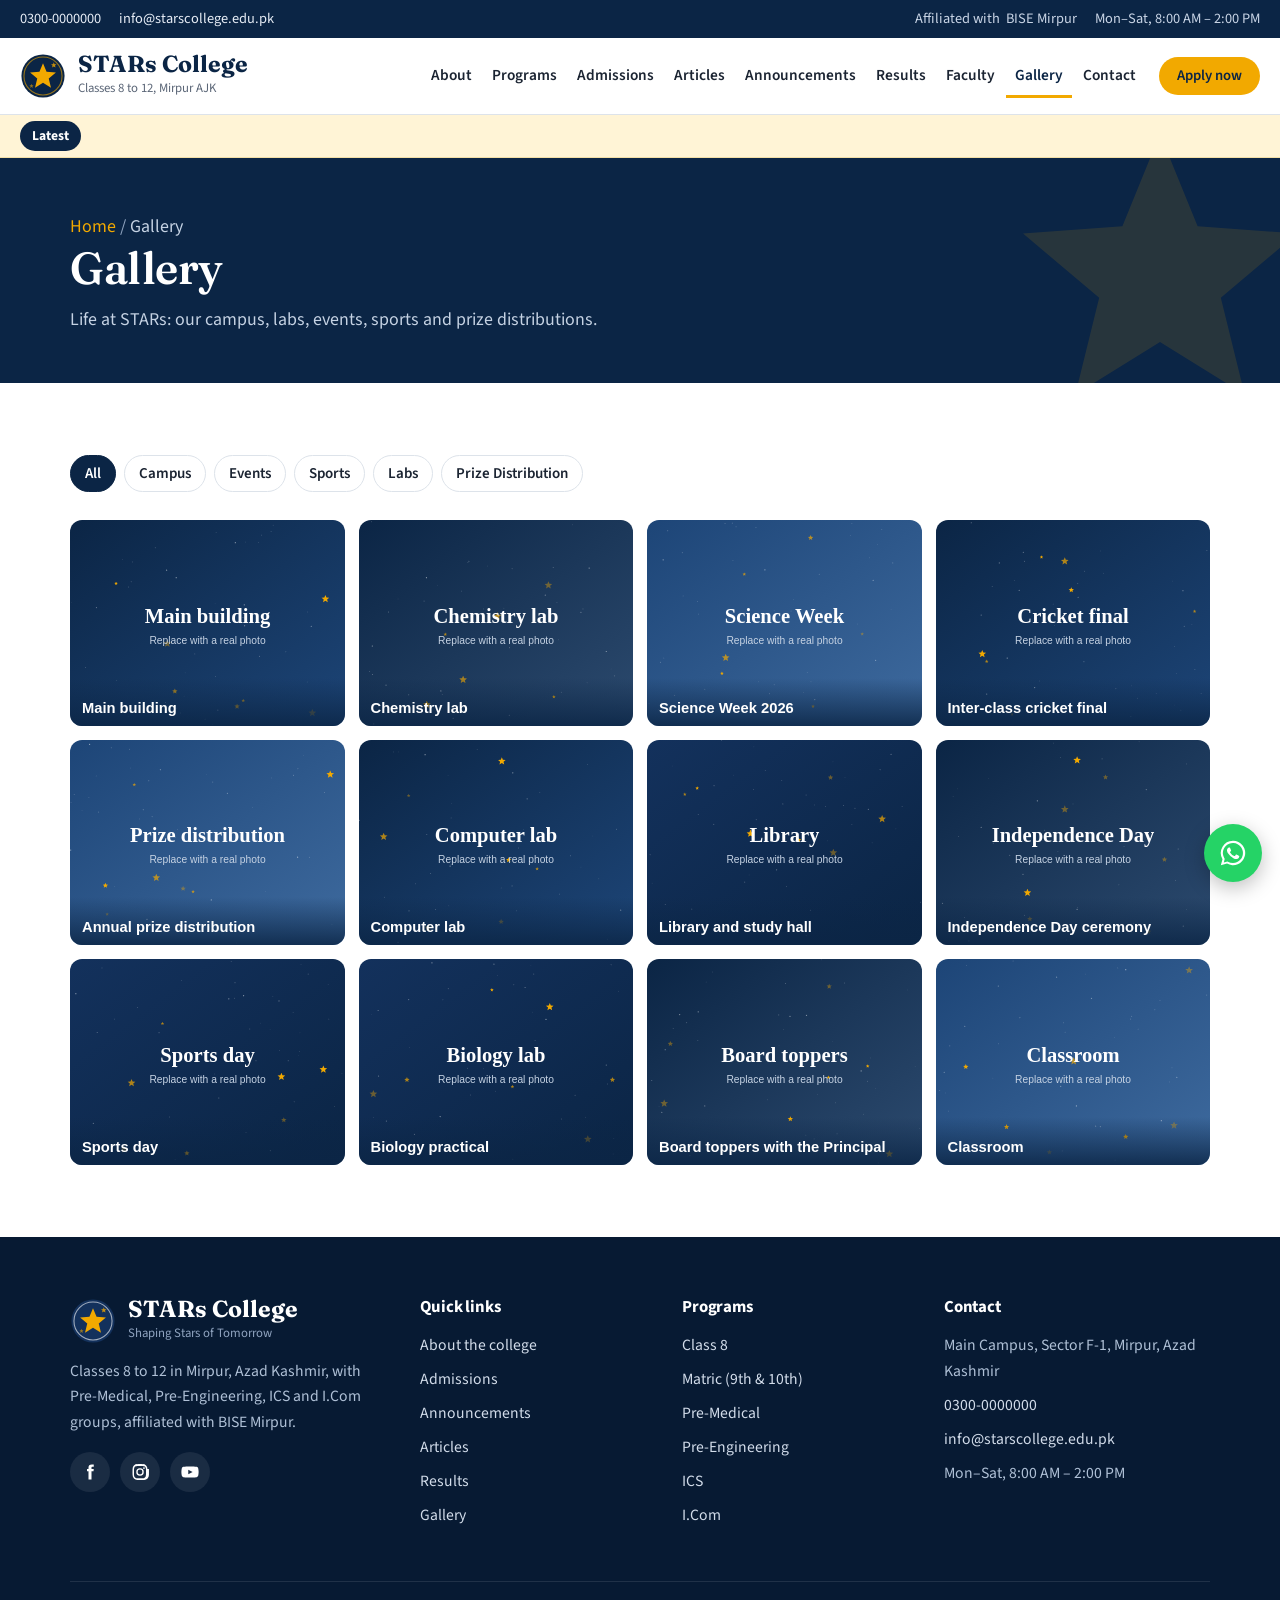
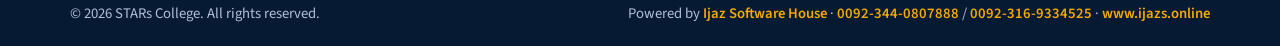
<file: gallery.html>
<!DOCTYPE html>
<html lang="en">
<head>
<meta charset="utf-8">
<meta name="viewport" content="width=device-width, initial-scale=1">
<title>Gallery | Campus, Events, Labs and Sports — STARs College Mirpur</title>
<meta name="description" content="Photos from STARs College Mirpur: campus, science and computer labs, events, sports and prize distribution.">
<link rel="canonical" href="https://www.yourdomain.com/gallery.html">
<meta name="theme-color" content="#0B2545">
<meta property="og:type" content="website">
<meta property="og:site_name" content="STARs College">
<meta property="og:title" content="Gallery | Campus, Events, Labs and Sports — STARs College Mirpur">
<meta property="og:description" content="Photos from STARs College Mirpur: campus, science and computer labs, events, sports and prize distribution.">
<meta property="og:url" content="https://www.yourdomain.com/gallery.html">
<meta property="og:image" content="https://www.yourdomain.com/assets/img/og-image.png">
<meta name="twitter:card" content="summary_large_image">
<link rel="icon" href="assets/img/favicon.svg" type="image/svg+xml">
<link rel="apple-touch-icon" href="assets/img/apple-touch-icon.png">
<link rel="preconnect" href="https://fonts.googleapis.com">
<link rel="preconnect" href="https://fonts.gstatic.com" crossorigin>
<link href="https://fonts.googleapis.com/css2?family=Fraunces:opsz,wght@9..144,500;9..144,600;9..144,700&family=Source+Sans+3:wght@400;600;700&display=swap" rel="stylesheet">
<link rel="stylesheet" href="assets/css/style.css">
</head>
<body>
<a class="skip-link" href="#main">Skip to content</a>

<div class="topbar">
  <div class="container">
    <div class="topbar__group">
      <a class="topbar__item" data-site="phone" href="tel:03000000000">0300-0000000</a>
      <a class="topbar__item" data-site="email" href="mailto:info@starscollege.edu.pk">info@starscollege.edu.pk</a>
    </div>
    <div class="topbar__group topbar__group--right">
      <span class="topbar__item">Affiliated with <span data-site="board">BISE Mirpur</span></span>
      <span class="topbar__item" data-site="timings">Mon–Sat, 8:00 AM – 2:00 PM</span>
    </div>
  </div>
</div>
<header class="site-header">
  <div class="container">
    <a class="brand" href="index.html" aria-label="STARs College home">
      <img src="assets/img/logo.svg" alt="" width="46" height="46">
      <span><span class="brand__name">STARs College</span><span class="brand__sub">Classes 8 to 12, Mirpur AJK</span></span>
    </a>
    <button class="nav-toggle" aria-controls="site-nav" aria-expanded="false" aria-label="Open menu"><svg viewBox="0 0 24 24" aria-hidden="true" fill="currentColor"><path d="M3 6h18v2H3zm0 5h18v2H3zm0 5h18v2H3z"/></svg></button>
    <div class="nav-backdrop"></div>
    <nav class="nav" id="site-nav" aria-label="Main">
      <button class="nav-toggle nav-close" aria-label="Close menu"><svg viewBox="0 0 24 24" aria-hidden="true" fill="currentColor"><path d="M18.3 5.7 12 12l6.3 6.3-1.4 1.4L10.6 13.4 4.3 19.7l-1.4-1.4L9.2 12 2.9 5.7l1.4-1.4 6.3 6.3 6.3-6.3z"/></svg></button>
      <ul class="nav__list">
        <li class="nav__home"><a href="index.html">Home</a></li>
        <li><a href="about.html">About</a></li>
        <li><a href="programs.html">Programs</a></li>
        <li><a href="admissions.html">Admissions</a></li>
        <li><a href="articles.html">Articles</a></li>
        <li><a href="announcements.html">Announcements</a></li>
        <li><a href="results.html">Results</a></li>
        <li><a href="faculty.html">Faculty</a></li>
        <li><a href="gallery.html" aria-current="page">Gallery</a></li>
        <li><a href="contact.html">Contact</a></li>
      </ul>
      <a class="btn btn--gold btn--sm nav__cta" href="admissions.html#apply">Apply now</a>
    </nav>
  </div>
</header>
<div class="ticker" role="region" aria-label="Latest announcements">
  <div class="container">
    <a class="ticker__label" href="announcements.html">Latest</a>
    <div class="ticker__viewport"><div class="ticker__track"><a href="announcements.html">See all announcements</a></div></div>
  </div>
</div>
<main id="main">
<section class="page-hero">
  <div class="container">
    <p class="crumbs"><a href="index.html">Home</a> <span>/</span> Gallery</p>
    <h1>Gallery</h1>
    <p>Life at STARs: our campus, labs, events, sports and prize distributions.</p>
  </div>
</section>

<section class="section">
  <div class="container">
    <div class="toolbar">
      <div class="filter-chips" id="gal-filter" role="group" aria-label="Filter photos">
        <button type="button" aria-pressed="true" data-cat="All">All</button>
        <button type="button" aria-pressed="false" data-cat="Campus">Campus</button>
        <button type="button" aria-pressed="false" data-cat="Events">Events</button>
        <button type="button" aria-pressed="false" data-cat="Sports">Sports</button>
        <button type="button" aria-pressed="false" data-cat="Labs">Labs</button>
        <button type="button" aria-pressed="false" data-cat="Prize Distribution">Prize Distribution</button>
      </div>
    </div>
    <!-- To add a photo: copy one <figure> line, set data-cat, src and the caption. -->
    <div class="gallery" id="gallery">
      <figure data-cat="Campus"><button type="button"><img src="assets/img/gallery/campus-1.svg" alt="Main building of STARs College" loading="lazy"><figcaption>Main building</figcaption></button></figure>
      <figure data-cat="Labs"><button type="button"><img src="assets/img/gallery/labs-1.svg" alt="Students in the chemistry lab" loading="lazy"><figcaption>Chemistry lab</figcaption></button></figure>
      <figure data-cat="Events"><button type="button"><img src="assets/img/gallery/events-1.svg" alt="Science Week exhibition" loading="lazy"><figcaption>Science Week 2026</figcaption></button></figure>
      <figure data-cat="Sports"><button type="button"><img src="assets/img/gallery/sports-1.svg" alt="Annual cricket match" loading="lazy"><figcaption>Inter-class cricket final</figcaption></button></figure>
      <figure data-cat="Prize Distribution"><button type="button"><img src="assets/img/gallery/prize-1.svg" alt="Position holders receiving prizes" loading="lazy"><figcaption>Annual prize distribution</figcaption></button></figure>
      <figure data-cat="Labs"><button type="button"><img src="assets/img/gallery/labs-2.svg" alt="ICS students in the computer lab" loading="lazy"><figcaption>Computer lab</figcaption></button></figure>
      <figure data-cat="Campus"><button type="button"><img src="assets/img/gallery/campus-2.svg" alt="College library" loading="lazy"><figcaption>Library and study hall</figcaption></button></figure>
      <figure data-cat="Events"><button type="button"><img src="assets/img/gallery/events-2.svg" alt="Independence Day ceremony" loading="lazy"><figcaption>Independence Day ceremony</figcaption></button></figure>
      <figure data-cat="Sports"><button type="button"><img src="assets/img/gallery/sports-2.svg" alt="Sports day races" loading="lazy"><figcaption>Sports day</figcaption></button></figure>
      <figure data-cat="Labs"><button type="button"><img src="assets/img/gallery/labs-3.svg" alt="Biology practical with microscopes" loading="lazy"><figcaption>Biology practical</figcaption></button></figure>
      <figure data-cat="Prize Distribution"><button type="button"><img src="assets/img/gallery/prize-2.svg" alt="Principal with board toppers" loading="lazy"><figcaption>Board toppers with the Principal</figcaption></button></figure>
      <figure data-cat="Campus"><button type="button"><img src="assets/img/gallery/campus-3.svg" alt="Classroom with multimedia" loading="lazy"><figcaption>Classroom</figcaption></button></figure>
    </div>
  </div>
</section>

<div class="lightbox" id="lightbox" role="dialog" aria-modal="true" aria-label="Photo viewer">
  <button class="lightbox__close" type="button" aria-label="Close">×</button>
  <button class="lightbox__nav lightbox__nav--prev" type="button" aria-label="Previous photo">‹</button>
  <figure style="margin:0"><img alt=""><figcaption class="lightbox__cap"></figcaption></figure>
  <button class="lightbox__nav lightbox__nav--next" type="button" aria-label="Next photo">›</button>
</div>

</main>

<footer class="site-footer">
  <div class="container">
    <div class="footer-grid">
      <div>
        <a class="brand" href="index.html">
          <img src="assets/img/logo-light.svg" alt="" width="46" height="46">
          <span><span class="brand__name">STARs College</span><span class="brand__sub" data-site="tagline">Shaping Stars of Tomorrow</span></span>
        </a>
        <p>Classes 8 to 12 in Mirpur, Azad Kashmir, with Pre-Medical, Pre-Engineering, ICS and I.Com groups, affiliated with <span data-site="board">BISE Mirpur</span>.</p>
        <div class="socials">
          <a data-social="facebook" href="#" aria-label="Facebook"><svg viewBox="0 0 24 24" aria-hidden="true"><path d="M14 8V6.2c0-.8.2-1.2 1.4-1.2H17V2h-2.6C11.3 2 10 3.5 10 6v2H8v3h2v11h4V11h2.7l.3-3z"/></svg></a>
          <a data-social="instagram" href="#" aria-label="Instagram"><svg viewBox="0 0 24 24" aria-hidden="true"><path d="M12 7a5 5 0 1 0 5 5 5 5 0 0 0-5-5zm0 8.2A3.2 3.2 0 1 1 15.2 12 3.2 3.2 0 0 1 12 15.2zM17.3 5.5a1.2 1.2 0 1 0 1.2 1.2 1.2 1.2 0 0 0-1.2-1.2zM21.9 7.9a6.5 6.5 0 0 0-1.8-4.6 6.5 6.5 0 0 0-4.6-1.8C13.7 1.4 10.3 1.4 8.5 1.5a6.5 6.5 0 0 0-4.6 1.8A6.5 6.5 0 0 0 2.1 7.9c-.1 1.8-.1 6.4 0 8.2a6.5 6.5 0 0 0 1.8 4.6 6.5 6.5 0 0 0 4.6 1.8c1.8.1 7.2.1 9 0a6.5 6.5 0 0 0 4.6-1.8 6.5 6.5 0 0 0 1.8-4.6c.1-1.8.1-6.4 0-8.2zm-2.3 10.1a3.4 3.4 0 0 1-1.9 1.9c-1.3.5-4.4.4-5.7.4s-4.4.1-5.7-.4A3.4 3.4 0 0 1 4.4 18c-.5-1.3-.4-4.4-.4-6s-.1-4.4.4-5.7a3.4 3.4 0 0 1 1.9-2c1.3-.5 4.4-.4 5.7-.4s4.4-.1 5.7.4a3.4 3.4 0 0 1 1.9 1.9c.5 1.3.4 4.4.4 5.8s.1 4.4-.4 5.7z"/></svg></a>
          <a data-social="youtube" href="#" aria-label="YouTube"><svg viewBox="0 0 24 24" aria-hidden="true"><path d="M23 7.2a3 3 0 0 0-2.1-2.1C19 4.6 12 4.6 12 4.6s-7 0-8.9.5A3 3 0 0 0 1 7.2 31 31 0 0 0 .5 12 31 31 0 0 0 1 16.8a3 3 0 0 0 2.1 2.1c1.9.5 8.9.5 8.9.5s7 0 8.9-.5a3 3 0 0 0 2.1-2.1 31 31 0 0 0 .5-4.8 31 31 0 0 0-.5-4.8zM9.7 15V9l5.8 3z"/></svg></a>
        </div>
      </div>
      <div>
        <h2>Quick links</h2>
        <ul>
          <li><a href="about.html">About the college</a></li>
          <li><a href="admissions.html">Admissions</a></li>
          <li><a href="announcements.html">Announcements</a></li>
          <li><a href="articles.html">Articles</a></li>
          <li><a href="results.html">Results</a></li>
          <li><a href="gallery.html">Gallery</a></li>
        </ul>
      </div>
      <div>
        <h2>Programs</h2>
        <ul>
          <li><a href="programs.html#class-8">Class 8</a></li>
          <li><a href="programs.html#matric">Matric (9th &amp; 10th)</a></li>
          <li><a href="programs.html#pre-medical">Pre-Medical</a></li>
          <li><a href="programs.html#pre-engineering">Pre-Engineering</a></li>
          <li><a href="programs.html#ics">ICS</a></li>
          <li><a href="programs.html#icom">I.Com</a></li>
        </ul>
      </div>
      <div>
        <h2>Contact</h2>
        <ul>
          <li data-site="address">Main Campus, Sector F-1, Mirpur, Azad Kashmir</li>
          <li><a data-site="phone" href="tel:03000000000">0300-0000000</a></li>
          <li><a data-site="email" href="mailto:info@starscollege.edu.pk">info@starscollege.edu.pk</a></li>
          <li data-site="timings">Mon–Sat, 8:00 AM – 2:00 PM</li>
        </ul>
      </div>
    </div>
    <div class="footer-bottom">
      <span>© <span data-year>2026</span> STARs College. All rights reserved.</span>
      <span>Powered by <a href="https://www.ijazs.online" target="_blank" rel="noopener">Ijaz Software House</a> · <a href="tel:+923440807888" style="white-space:nowrap">0092-344-0807888</a> / <a href="tel:+923169334525" style="white-space:nowrap">0092-316-9334525</a> · <a href="https://www.ijazs.online" target="_blank" rel="noopener">www.ijazs.online</a></span>
    </div>
  </div>
</footer>
<a class="wa-float" data-wa="Assalam-o-Alaikum, I have a question about STARs College." href="https://wa.me/923000000000" target="_blank" rel="noopener" aria-label="Chat on WhatsApp"><svg viewBox="0 0 32 32" aria-hidden="true"><path d="M16 3a13 13 0 0 0-11.2 19.6L3 29l6.6-1.7A13 13 0 1 0 16 3zm0 23.7a10.7 10.7 0 0 1-5.5-1.5l-.4-.2-3.9 1 1-3.8-.3-.4A10.7 10.7 0 1 1 16 26.7zm5.9-8c-.3-.2-1.9-.9-2.2-1s-.5-.2-.7.2-.8 1-1 1.2-.4.2-.7.1a8.8 8.8 0 0 1-4.4-3.8c-.3-.6.3-.5 1-1.7a.6.6 0 0 0 0-.6l-1-2.4c-.3-.6-.5-.5-.7-.5h-.6a1.2 1.2 0 0 0-.9.4 3.6 3.6 0 0 0-1.1 2.7 6.3 6.3 0 0 0 1.3 3.3 14.4 14.4 0 0 0 5.5 4.9c2 .9 2.8 1 3.9.8a3.3 3.3 0 0 0 2.1-1.5 2.7 2.7 0 0 0 .2-1.5c-.1-.2-.3-.3-.7-.5z"/></svg></a>
<script type="module" src="assets/js/main.js"></script>
<script type="module" src="assets/js/pages/gallery.js"></script>
<!-- Ijaz Network cross-promotion ads -->
<script src="https://www.ijazs.online/ijaz-network-ads.js" defer></script>
</body>
</html>
</file>
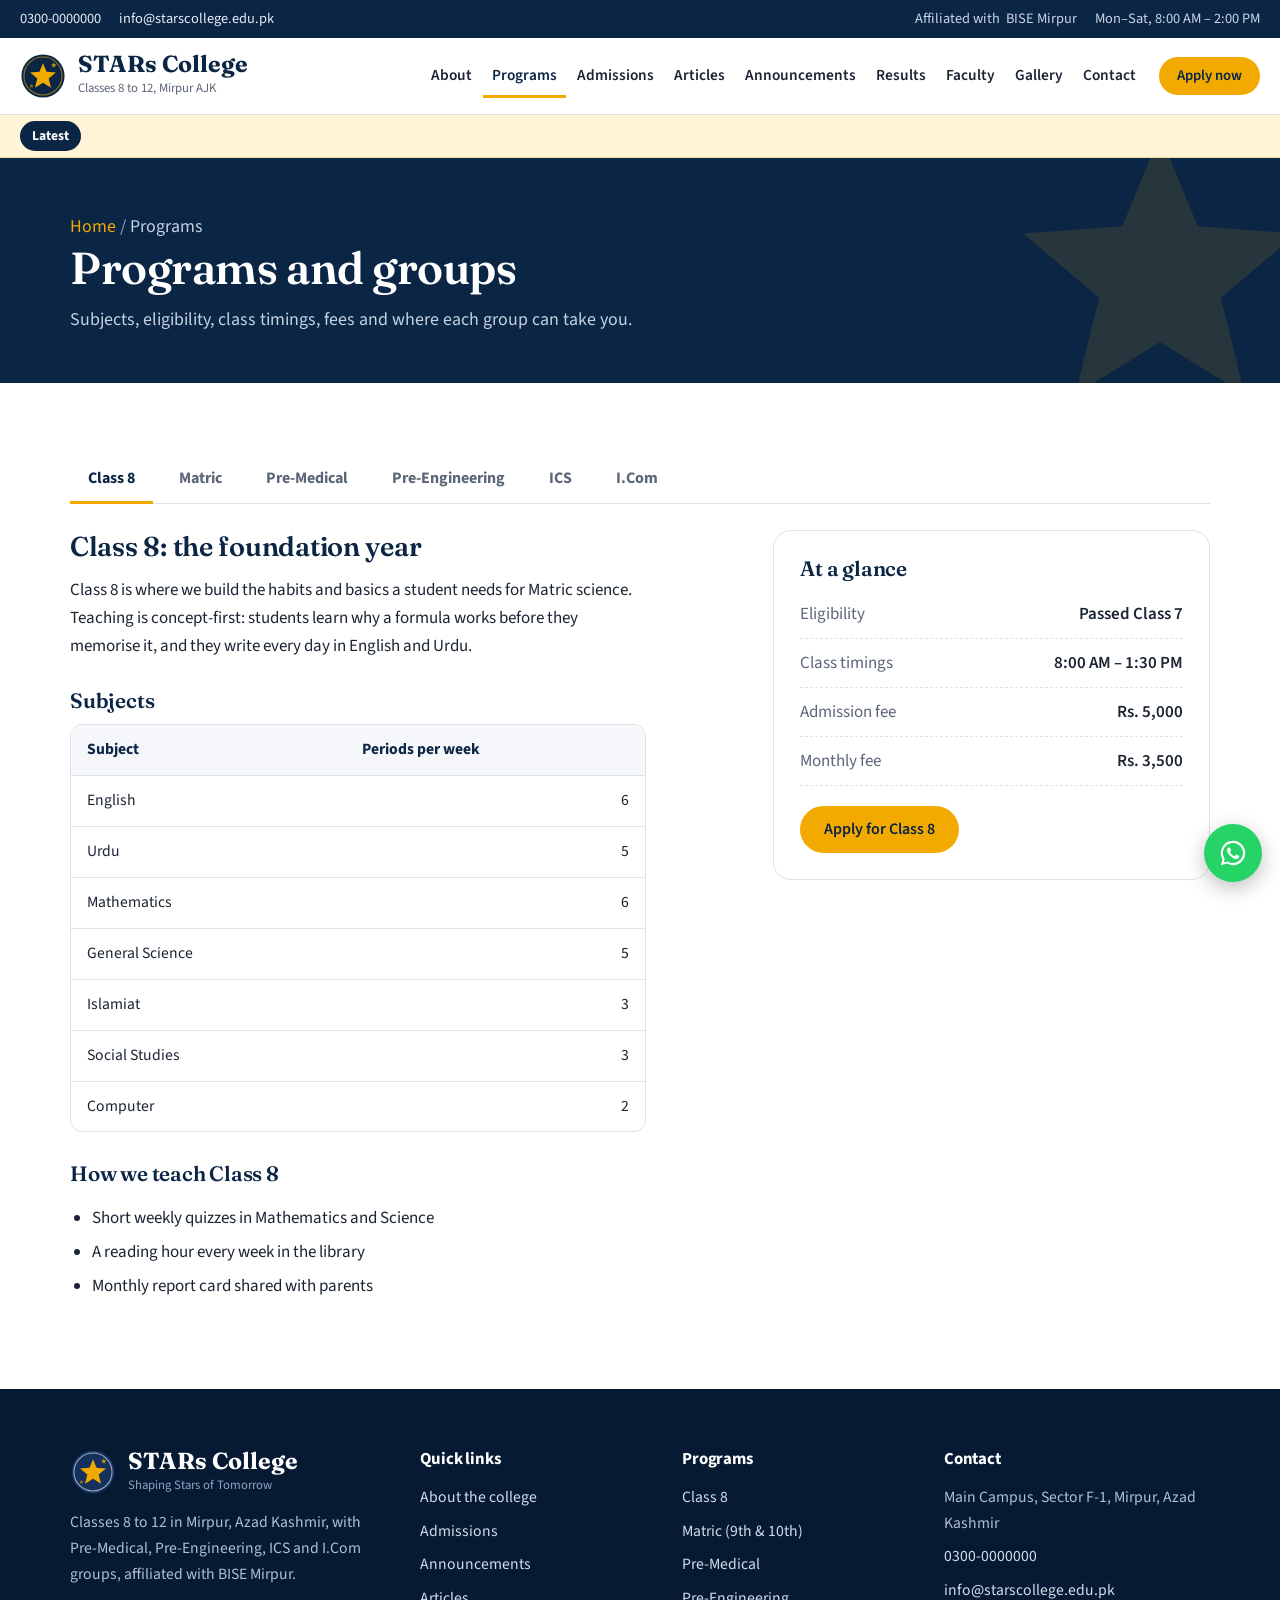
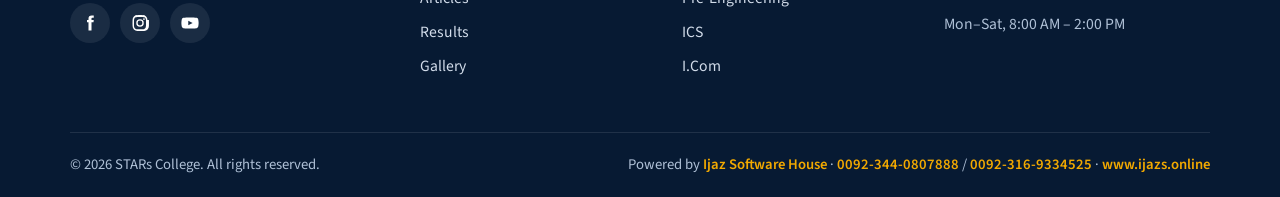
<file: programs.html>
<!DOCTYPE html>
<html lang="en">
<head>
<meta charset="utf-8">
<meta name="viewport" content="width=device-width, initial-scale=1">
<title>Programs | Class 8, Matric, FSc Pre-Medical, Pre-Engineering, ICS, I.Com — STARs College</title>
<meta name="description" content="Subjects, eligibility, timings, fees and career paths for Class 8, Matric and Intermediate groups at STARs College Mirpur AJK.">
<link rel="canonical" href="https://www.yourdomain.com/programs.html">
<meta name="theme-color" content="#0B2545">
<meta property="og:type" content="website">
<meta property="og:site_name" content="STARs College">
<meta property="og:title" content="Programs | Class 8, Matric, FSc Pre-Medical, Pre-Engineering, ICS, I.Com — STARs College">
<meta property="og:description" content="Subjects, eligibility, timings, fees and career paths for Class 8, Matric and Intermediate groups at STARs College Mirpur AJK.">
<meta property="og:url" content="https://www.yourdomain.com/programs.html">
<meta property="og:image" content="https://www.yourdomain.com/assets/img/og-image.png">
<meta name="twitter:card" content="summary_large_image">
<link rel="icon" href="assets/img/favicon.svg" type="image/svg+xml">
<link rel="apple-touch-icon" href="assets/img/apple-touch-icon.png">
<link rel="preconnect" href="https://fonts.googleapis.com">
<link rel="preconnect" href="https://fonts.gstatic.com" crossorigin>
<link href="https://fonts.googleapis.com/css2?family=Fraunces:opsz,wght@9..144,500;9..144,600;9..144,700&family=Source+Sans+3:wght@400;600;700&display=swap" rel="stylesheet">
<link rel="stylesheet" href="assets/css/style.css">
</head>
<body>
<a class="skip-link" href="#main">Skip to content</a>

<div class="topbar">
  <div class="container">
    <div class="topbar__group">
      <a class="topbar__item" data-site="phone" href="tel:03000000000">0300-0000000</a>
      <a class="topbar__item" data-site="email" href="mailto:info@starscollege.edu.pk">info@starscollege.edu.pk</a>
    </div>
    <div class="topbar__group topbar__group--right">
      <span class="topbar__item">Affiliated with <span data-site="board">BISE Mirpur</span></span>
      <span class="topbar__item" data-site="timings">Mon–Sat, 8:00 AM – 2:00 PM</span>
    </div>
  </div>
</div>
<header class="site-header">
  <div class="container">
    <a class="brand" href="index.html" aria-label="STARs College home">
      <img src="assets/img/logo.svg" alt="" width="46" height="46">
      <span><span class="brand__name">STARs College</span><span class="brand__sub">Classes 8 to 12, Mirpur AJK</span></span>
    </a>
    <button class="nav-toggle" aria-controls="site-nav" aria-expanded="false" aria-label="Open menu"><svg viewBox="0 0 24 24" aria-hidden="true" fill="currentColor"><path d="M3 6h18v2H3zm0 5h18v2H3zm0 5h18v2H3z"/></svg></button>
    <div class="nav-backdrop"></div>
    <nav class="nav" id="site-nav" aria-label="Main">
      <button class="nav-toggle nav-close" aria-label="Close menu"><svg viewBox="0 0 24 24" aria-hidden="true" fill="currentColor"><path d="M18.3 5.7 12 12l6.3 6.3-1.4 1.4L10.6 13.4 4.3 19.7l-1.4-1.4L9.2 12 2.9 5.7l1.4-1.4 6.3 6.3 6.3-6.3z"/></svg></button>
      <ul class="nav__list">
        <li class="nav__home"><a href="index.html">Home</a></li>
        <li><a href="about.html">About</a></li>
        <li><a href="programs.html" aria-current="page">Programs</a></li>
        <li><a href="admissions.html">Admissions</a></li>
        <li><a href="articles.html">Articles</a></li>
        <li><a href="announcements.html">Announcements</a></li>
        <li><a href="results.html">Results</a></li>
        <li><a href="faculty.html">Faculty</a></li>
        <li><a href="gallery.html">Gallery</a></li>
        <li><a href="contact.html">Contact</a></li>
      </ul>
      <a class="btn btn--gold btn--sm nav__cta" href="admissions.html#apply">Apply now</a>
    </nav>
  </div>
</header>
<div class="ticker" role="region" aria-label="Latest announcements">
  <div class="container">
    <a class="ticker__label" href="announcements.html">Latest</a>
    <div class="ticker__viewport"><div class="ticker__track"><a href="announcements.html">See all announcements</a></div></div>
  </div>
</div>
<main id="main">
<section class="page-hero">
  <div class="container">
    <p class="crumbs"><a href="index.html">Home</a> <span>/</span> Programs</p>
    <h1>Programs and groups</h1>
    <p>Subjects, eligibility, class timings, fees and where each group can take you.</p>
  </div>
</section>

<section class="section">
  <div class="container">
    <div class="tabs" role="tablist" aria-label="Programs">
      <button class="tab" role="tab" id="t-class-8" aria-controls="class-8" aria-selected="true">Class 8</button>
      <button class="tab" role="tab" id="t-matric" aria-controls="matric" aria-selected="false" tabindex="-1">Matric</button>
      <button class="tab" role="tab" id="t-pre-medical" aria-controls="pre-medical" aria-selected="false" tabindex="-1">Pre-Medical</button>
      <button class="tab" role="tab" id="t-pre-engineering" aria-controls="pre-engineering" aria-selected="false" tabindex="-1">Pre-Engineering</button>
      <button class="tab" role="tab" id="t-ics" aria-controls="ics" aria-selected="false" tabindex="-1">ICS</button>
      <button class="tab" role="tab" id="t-icom" aria-controls="icom" aria-selected="false" tabindex="-1">I.Com</button>
    </div>

    <!-- CLASS 8 -->
    <div class="tabpanel" role="tabpanel" id="class-8" aria-labelledby="t-class-8">
      <div class="two-col two-col--wide">
        <div class="prose">
          <h2 style="margin-top:0">Class 8: the foundation year</h2>
          <p>Class 8 is where we build the habits and basics a student needs for Matric science. Teaching is concept-first: students learn why a formula works before they memorise it, and they write every day in English and Urdu.</p>
          <h3>Subjects</h3>
          <div class="table-wrap"><table>
            <thead><tr><th>Subject</th><th>Periods per week</th></tr></thead>
            <tbody>
              <tr><td>English</td><td class="num">6</td></tr>
              <tr><td>Urdu</td><td class="num">5</td></tr>
              <tr><td>Mathematics</td><td class="num">6</td></tr>
              <tr><td>General Science</td><td class="num">5</td></tr>
              <tr><td>Islamiat</td><td class="num">3</td></tr>
              <tr><td>Social Studies</td><td class="num">3</td></tr>
              <tr><td>Computer</td><td class="num">2</td></tr>
            </tbody>
          </table></div>
          <h3>How we teach Class 8</h3>
          <ul>
            <li>Short weekly quizzes in Mathematics and Science</li>
            <li>A reading hour every week in the library</li>
            <li>Monthly report card shared with parents</li>
          </ul>
        </div>
        <aside class="card">
          <h3>At a glance</h3>
          <ul class="info-list">
            <li><span>Eligibility</span><span>Passed Class 7</span></li>
            <li><span>Class timings</span><span>8:00 AM – 1:30 PM</span></li>
            <li><span>Admission fee</span><span>Rs. 5,000</span></li>
            <li><span>Monthly fee</span><span>Rs. 3,500</span></li>
          </ul>
          <a class="btn btn--gold" href="admissions.html?class=8#apply">Apply for Class 8</a>
        </aside>
      </div>
    </div>

    <!-- MATRIC -->
    <div class="tabpanel" role="tabpanel" id="matric" aria-labelledby="t-matric" hidden>
      <div class="two-col two-col--wide">
        <div class="prose">
          <h2 style="margin-top:0">Matric (Class 9 and 10)</h2>
          <p>Matric follows the <span data-site="board">BISE Mirpur</span> syllabus in two science streams. Students choose Biology or Computer Science in Class 9; the choice shapes which Intermediate group suits them best.</p>
          <h3>Subjects</h3>
          <div class="table-wrap"><table>
            <thead><tr><th>Subject</th><th>Science (Biology)</th><th>Science (Computer)</th></tr></thead>
            <tbody>
              <tr><td>English</td><td>Yes</td><td>Yes</td></tr>
              <tr><td>Urdu</td><td>Yes</td><td>Yes</td></tr>
              <tr><td>Islamiat / Pakistan Studies</td><td>Yes</td><td>Yes</td></tr>
              <tr><td>Mathematics</td><td>Yes</td><td>Yes</td></tr>
              <tr><td>Physics</td><td>Yes</td><td>Yes</td></tr>
              <tr><td>Chemistry</td><td>Yes</td><td>Yes</td></tr>
              <tr><td>Biology</td><td>Yes</td><td>—</td></tr>
              <tr><td>Computer Science</td><td>—</td><td>Yes</td></tr>
            </tbody>
          </table></div>
          <h3>Which stream leads where</h3>
          <ul>
            <li><strong>Biology stream:</strong> Pre-Medical, Pre-Engineering or I.Com</li>
            <li><strong>Computer stream:</strong> ICS, Pre-Engineering or I.Com</li>
          </ul>
        </div>
        <aside class="card">
          <h3>At a glance</h3>
          <ul class="info-list">
            <li><span>Eligibility</span><span>Passed Class 8</span></li>
            <li><span>Class timings</span><span>8:00 AM – 1:45 PM</span></li>
            <li><span>Admission fee</span><span>Rs. 6,000</span></li>
            <li><span>Monthly fee</span><span>Rs. 4,000</span></li>
          </ul>
          <a class="btn btn--gold" href="admissions.html?class=9#apply">Apply for Class 9</a>
        </aside>
      </div>
    </div>

    <!-- PRE-MEDICAL -->
    <div class="tabpanel" role="tabpanel" id="pre-medical" aria-labelledby="t-pre-medical" hidden>
      <div class="two-col two-col--wide">
        <div class="prose">
          <h2 style="margin-top:0">FSc Pre-Medical</h2>
          <p>For students who want to become doctors, dentists, pharmacists or health scientists. Heavy on Biology and Chemistry, with lab work every week and MDCAT preparation built into Class 12.</p>
          <h3>Subjects</h3>
          <div class="table-wrap"><table>
            <thead><tr><th>Subject</th><th>Type</th><th>Class 11</th><th>Class 12</th></tr></thead>
            <tbody>
              <tr><td>Biology</td><td>Elective</td><td>Yes</td><td>Yes</td></tr>
              <tr><td>Chemistry</td><td>Elective</td><td>Yes</td><td>Yes</td></tr>
              <tr><td>Physics</td><td>Elective</td><td>Yes</td><td>Yes</td></tr>
              <tr><td>English</td><td>Compulsory</td><td>Yes</td><td>Yes</td></tr>
              <tr><td>Urdu</td><td>Compulsory</td><td>Yes</td><td>Yes</td></tr>
              <tr><td>Islamiat</td><td>Compulsory</td><td>Yes</td><td>—</td></tr>
              <tr><td>Pakistan Studies</td><td>Compulsory</td><td>—</td><td>Yes</td></tr>
              <tr><td>Translation of the Holy Quran</td><td>Compulsory</td><td>Yes</td><td>Yes</td></tr>
            </tbody>
          </table></div>
          <h3>Career paths</h3>
          <ul class="careers"><li>MBBS</li><li>BDS</li><li>Pharm-D</li><li>DPT</li><li>Nursing</li><li>BS Biotechnology</li><li>BS Microbiology</li><li>Allied health sciences</li></ul>
        </div>
        <aside class="card">
          <h3>At a glance</h3>
          <ul class="info-list">
            <li><span>Eligibility</span><span>Matric Science (Biology), 60%+</span></li>
            <li><span>Class timings</span><span>8:00 AM – 2:00 PM</span></li>
            <li><span>Admission fee</span><span>Rs. 8,000</span></li>
            <li><span>Monthly fee</span><span>Rs. 5,500</span></li>
            <li><span>Extra</span><span>MDCAT sessions in Class 12</span></li>
          </ul>
          <a class="btn btn--gold" href="admissions.html?class=11&amp;group=Pre-Medical#apply">Apply for Pre-Medical</a>
        </aside>
      </div>
    </div>

    <!-- PRE-ENGINEERING -->
    <div class="tabpanel" role="tabpanel" id="pre-engineering" aria-labelledby="t-pre-engineering" hidden>
      <div class="two-col two-col--wide">
        <div class="prose">
          <h2 style="margin-top:0">FSc Pre-Engineering</h2>
          <p>For students who enjoy Mathematics and Physics and want to study engineering, architecture or the physical sciences. Class 12 includes ECAT and NUST entry-test preparation.</p>
          <h3>Subjects</h3>
          <div class="table-wrap"><table>
            <thead><tr><th>Subject</th><th>Type</th><th>Class 11</th><th>Class 12</th></tr></thead>
            <tbody>
              <tr><td>Mathematics</td><td>Elective</td><td>Yes</td><td>Yes</td></tr>
              <tr><td>Physics</td><td>Elective</td><td>Yes</td><td>Yes</td></tr>
              <tr><td>Chemistry</td><td>Elective</td><td>Yes</td><td>Yes</td></tr>
              <tr><td>English</td><td>Compulsory</td><td>Yes</td><td>Yes</td></tr>
              <tr><td>Urdu</td><td>Compulsory</td><td>Yes</td><td>Yes</td></tr>
              <tr><td>Islamiat</td><td>Compulsory</td><td>Yes</td><td>—</td></tr>
              <tr><td>Pakistan Studies</td><td>Compulsory</td><td>—</td><td>Yes</td></tr>
              <tr><td>Translation of the Holy Quran</td><td>Compulsory</td><td>Yes</td><td>Yes</td></tr>
            </tbody>
          </table></div>
          <h3>Career paths</h3>
          <ul class="careers"><li>Electrical Engineering</li><li>Mechanical Engineering</li><li>Civil Engineering</li><li>Architecture</li><li>BS Physics</li><li>BS Mathematics</li><li>Pakistan Army / PAF technical cadre</li></ul>
        </div>
        <aside class="card">
          <h3>At a glance</h3>
          <ul class="info-list">
            <li><span>Eligibility</span><span>Matric Science, 60%+</span></li>
            <li><span>Class timings</span><span>8:00 AM – 2:00 PM</span></li>
            <li><span>Admission fee</span><span>Rs. 8,000</span></li>
            <li><span>Monthly fee</span><span>Rs. 5,500</span></li>
            <li><span>Extra</span><span>ECAT and NUST test prep</span></li>
          </ul>
          <a class="btn btn--gold" href="admissions.html?class=11&amp;group=Pre-Engineering#apply">Apply for Pre-Engineering</a>
        </aside>
      </div>
    </div>

    <!-- ICS -->
    <div class="tabpanel" role="tabpanel" id="ics" aria-labelledby="t-ics" hidden>
      <div class="two-col two-col--wide">
        <div class="prose">
          <h2 style="margin-top:0">ICS (Intermediate in Computer Science)</h2>
          <p>For students who want to build software, work with data or study computing at university. Students learn programming in C++ and databases in the computer lab alongside Mathematics.</p>
          <h3>Subjects</h3>
          <div class="table-wrap"><table>
            <thead><tr><th>Subject</th><th>Type</th><th>Class 11</th><th>Class 12</th></tr></thead>
            <tbody>
              <tr><td>Computer Science</td><td>Elective</td><td>Yes</td><td>Yes</td></tr>
              <tr><td>Mathematics</td><td>Elective</td><td>Yes</td><td>Yes</td></tr>
              <tr><td>Physics or Statistics</td><td>Elective</td><td>Yes</td><td>Yes</td></tr>
              <tr><td>English</td><td>Compulsory</td><td>Yes</td><td>Yes</td></tr>
              <tr><td>Urdu</td><td>Compulsory</td><td>Yes</td><td>Yes</td></tr>
              <tr><td>Islamiat</td><td>Compulsory</td><td>Yes</td><td>—</td></tr>
              <tr><td>Pakistan Studies</td><td>Compulsory</td><td>—</td><td>Yes</td></tr>
              <tr><td>Translation of the Holy Quran</td><td>Compulsory</td><td>Yes</td><td>Yes</td></tr>
            </tbody>
          </table></div>
          <h3>Career paths</h3>
          <ul class="careers"><li>BS Computer Science</li><li>Software Engineering</li><li>BS Information Technology</li><li>Data Science</li><li>Artificial Intelligence</li><li>Cyber Security</li></ul>
        </div>
        <aside class="card">
          <h3>At a glance</h3>
          <ul class="info-list">
            <li><span>Eligibility</span><span>Matric Science, 55%+</span></li>
            <li><span>Class timings</span><span>8:00 AM – 2:00 PM</span></li>
            <li><span>Admission fee</span><span>Rs. 7,000</span></li>
            <li><span>Monthly fee</span><span>Rs. 5,000</span></li>
            <li><span>Extra</span><span>Weekly computer-lab sessions</span></li>
          </ul>
          <a class="btn btn--gold" href="admissions.html?class=11&amp;group=ICS#apply">Apply for ICS</a>
        </aside>
      </div>
    </div>

    <!-- ICOM -->
    <div class="tabpanel" role="tabpanel" id="icom" aria-labelledby="t-icom" hidden>
      <div class="two-col two-col--wide">
        <div class="prose">
          <h2 style="margin-top:0">I.Com (Intermediate in Commerce)</h2>
          <p>For students heading into business, accounting and finance. Students learn to keep real books of accounts and understand how markets and businesses work.</p>
          <h3>Subjects</h3>
          <div class="table-wrap"><table>
            <thead><tr><th>Subject</th><th>Type</th><th>Class 11</th><th>Class 12</th></tr></thead>
            <tbody>
              <tr><td>Principles of Accounting</td><td>Elective</td><td>Yes</td><td>Yes</td></tr>
              <tr><td>Principles of Economics</td><td>Elective</td><td>Yes</td><td>—</td></tr>
              <tr><td>Principles of Commerce</td><td>Elective</td><td>Yes</td><td>—</td></tr>
              <tr><td>Business Mathematics</td><td>Elective</td><td>Yes</td><td>—</td></tr>
              <tr><td>Commercial Geography</td><td>Elective</td><td>—</td><td>Yes</td></tr>
              <tr><td>Banking</td><td>Elective</td><td>—</td><td>Yes</td></tr>
              <tr><td>Business Statistics</td><td>Elective</td><td>—</td><td>Yes</td></tr>
              <tr><td>English and Urdu</td><td>Compulsory</td><td>Yes</td><td>Yes</td></tr>
              <tr><td>Islamiat / Pakistan Studies</td><td>Compulsory</td><td>Yes</td><td>Yes</td></tr>
            </tbody>
          </table></div>
          <h3>Career paths</h3>
          <ul class="careers"><li>BBA</li><li>B.Com</li><li>BS Accounting and Finance</li><li>CA</li><li>ACCA</li><li>Banking</li></ul>
        </div>
        <aside class="card">
          <h3>At a glance</h3>
          <ul class="info-list">
            <li><span>Eligibility</span><span>Matric (any group), 45%+</span></li>
            <li><span>Class timings</span><span>8:00 AM – 1:30 PM</span></li>
            <li><span>Admission fee</span><span>Rs. 6,000</span></li>
            <li><span>Monthly fee</span><span>Rs. 4,500</span></li>
          </ul>
          <a class="btn btn--gold" href="admissions.html?class=11&amp;group=I.Com#apply">Apply for I.Com</a>
        </aside>
      </div>
    </div>
  </div>
</section>

</main>

<footer class="site-footer">
  <div class="container">
    <div class="footer-grid">
      <div>
        <a class="brand" href="index.html">
          <img src="assets/img/logo-light.svg" alt="" width="46" height="46">
          <span><span class="brand__name">STARs College</span><span class="brand__sub" data-site="tagline">Shaping Stars of Tomorrow</span></span>
        </a>
        <p>Classes 8 to 12 in Mirpur, Azad Kashmir, with Pre-Medical, Pre-Engineering, ICS and I.Com groups, affiliated with <span data-site="board">BISE Mirpur</span>.</p>
        <div class="socials">
          <a data-social="facebook" href="#" aria-label="Facebook"><svg viewBox="0 0 24 24" aria-hidden="true"><path d="M14 8V6.2c0-.8.2-1.2 1.4-1.2H17V2h-2.6C11.3 2 10 3.5 10 6v2H8v3h2v11h4V11h2.7l.3-3z"/></svg></a>
          <a data-social="instagram" href="#" aria-label="Instagram"><svg viewBox="0 0 24 24" aria-hidden="true"><path d="M12 7a5 5 0 1 0 5 5 5 5 0 0 0-5-5zm0 8.2A3.2 3.2 0 1 1 15.2 12 3.2 3.2 0 0 1 12 15.2zM17.3 5.5a1.2 1.2 0 1 0 1.2 1.2 1.2 1.2 0 0 0-1.2-1.2zM21.9 7.9a6.5 6.5 0 0 0-1.8-4.6 6.5 6.5 0 0 0-4.6-1.8C13.7 1.4 10.3 1.4 8.5 1.5a6.5 6.5 0 0 0-4.6 1.8A6.5 6.5 0 0 0 2.1 7.9c-.1 1.8-.1 6.4 0 8.2a6.5 6.5 0 0 0 1.8 4.6 6.5 6.5 0 0 0 4.6 1.8c1.8.1 7.2.1 9 0a6.5 6.5 0 0 0 4.6-1.8 6.5 6.5 0 0 0 1.8-4.6c.1-1.8.1-6.4 0-8.2zm-2.3 10.1a3.4 3.4 0 0 1-1.9 1.9c-1.3.5-4.4.4-5.7.4s-4.4.1-5.7-.4A3.4 3.4 0 0 1 4.4 18c-.5-1.3-.4-4.4-.4-6s-.1-4.4.4-5.7a3.4 3.4 0 0 1 1.9-2c1.3-.5 4.4-.4 5.7-.4s4.4-.1 5.7.4a3.4 3.4 0 0 1 1.9 1.9c.5 1.3.4 4.4.4 5.8s.1 4.4-.4 5.7z"/></svg></a>
          <a data-social="youtube" href="#" aria-label="YouTube"><svg viewBox="0 0 24 24" aria-hidden="true"><path d="M23 7.2a3 3 0 0 0-2.1-2.1C19 4.6 12 4.6 12 4.6s-7 0-8.9.5A3 3 0 0 0 1 7.2 31 31 0 0 0 .5 12 31 31 0 0 0 1 16.8a3 3 0 0 0 2.1 2.1c1.9.5 8.9.5 8.9.5s7 0 8.9-.5a3 3 0 0 0 2.1-2.1 31 31 0 0 0 .5-4.8 31 31 0 0 0-.5-4.8zM9.7 15V9l5.8 3z"/></svg></a>
        </div>
      </div>
      <div>
        <h2>Quick links</h2>
        <ul>
          <li><a href="about.html">About the college</a></li>
          <li><a href="admissions.html">Admissions</a></li>
          <li><a href="announcements.html">Announcements</a></li>
          <li><a href="articles.html">Articles</a></li>
          <li><a href="results.html">Results</a></li>
          <li><a href="gallery.html">Gallery</a></li>
        </ul>
      </div>
      <div>
        <h2>Programs</h2>
        <ul>
          <li><a href="programs.html#class-8">Class 8</a></li>
          <li><a href="programs.html#matric">Matric (9th &amp; 10th)</a></li>
          <li><a href="programs.html#pre-medical">Pre-Medical</a></li>
          <li><a href="programs.html#pre-engineering">Pre-Engineering</a></li>
          <li><a href="programs.html#ics">ICS</a></li>
          <li><a href="programs.html#icom">I.Com</a></li>
        </ul>
      </div>
      <div>
        <h2>Contact</h2>
        <ul>
          <li data-site="address">Main Campus, Sector F-1, Mirpur, Azad Kashmir</li>
          <li><a data-site="phone" href="tel:03000000000">0300-0000000</a></li>
          <li><a data-site="email" href="mailto:info@starscollege.edu.pk">info@starscollege.edu.pk</a></li>
          <li data-site="timings">Mon–Sat, 8:00 AM – 2:00 PM</li>
        </ul>
      </div>
    </div>
    <div class="footer-bottom">
      <span>© <span data-year>2026</span> STARs College. All rights reserved.</span>
      <span>Powered by <a href="https://www.ijazs.online" target="_blank" rel="noopener">Ijaz Software House</a> · <a href="tel:+923440807888" style="white-space:nowrap">0092-344-0807888</a> / <a href="tel:+923169334525" style="white-space:nowrap">0092-316-9334525</a> · <a href="https://www.ijazs.online" target="_blank" rel="noopener">www.ijazs.online</a></span>
    </div>
  </div>
</footer>
<a class="wa-float" data-wa="Assalam-o-Alaikum, I have a question about STARs College." href="https://wa.me/923000000000" target="_blank" rel="noopener" aria-label="Chat on WhatsApp"><svg viewBox="0 0 32 32" aria-hidden="true"><path d="M16 3a13 13 0 0 0-11.2 19.6L3 29l6.6-1.7A13 13 0 1 0 16 3zm0 23.7a10.7 10.7 0 0 1-5.5-1.5l-.4-.2-3.9 1 1-3.8-.3-.4A10.7 10.7 0 1 1 16 26.7zm5.9-8c-.3-.2-1.9-.9-2.2-1s-.5-.2-.7.2-.8 1-1 1.2-.4.2-.7.1a8.8 8.8 0 0 1-4.4-3.8c-.3-.6.3-.5 1-1.7a.6.6 0 0 0 0-.6l-1-2.4c-.3-.6-.5-.5-.7-.5h-.6a1.2 1.2 0 0 0-.9.4 3.6 3.6 0 0 0-1.1 2.7 6.3 6.3 0 0 0 1.3 3.3 14.4 14.4 0 0 0 5.5 4.9c2 .9 2.8 1 3.9.8a3.3 3.3 0 0 0 2.1-1.5 2.7 2.7 0 0 0 .2-1.5c-.1-.2-.3-.3-.7-.5z"/></svg></a>
<script type="module" src="assets/js/main.js"></script>
<script type="module" src="assets/js/pages/programs.js"></script>
<!-- Ijaz Network cross-promotion ads -->
<script src="https://www.ijazs.online/ijaz-network-ads.js" defer></script>
</body>
</html>
</file>
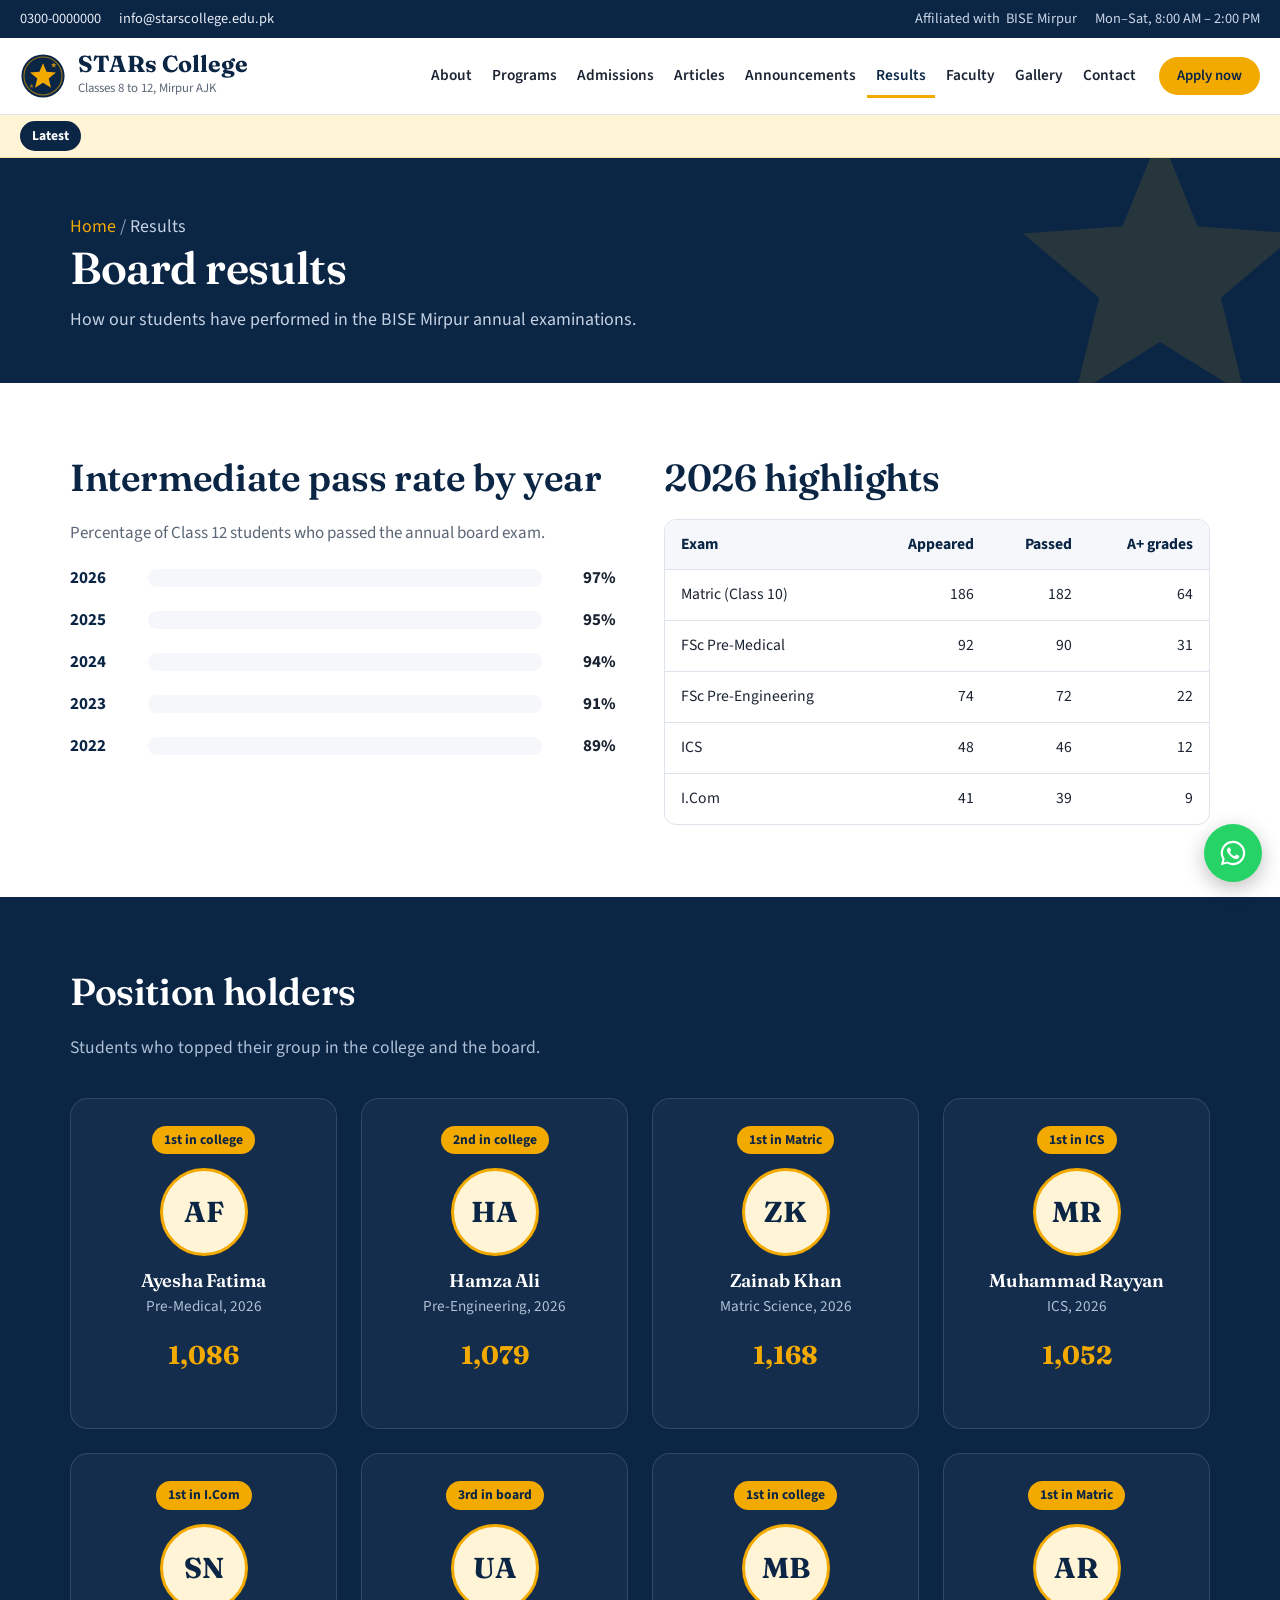
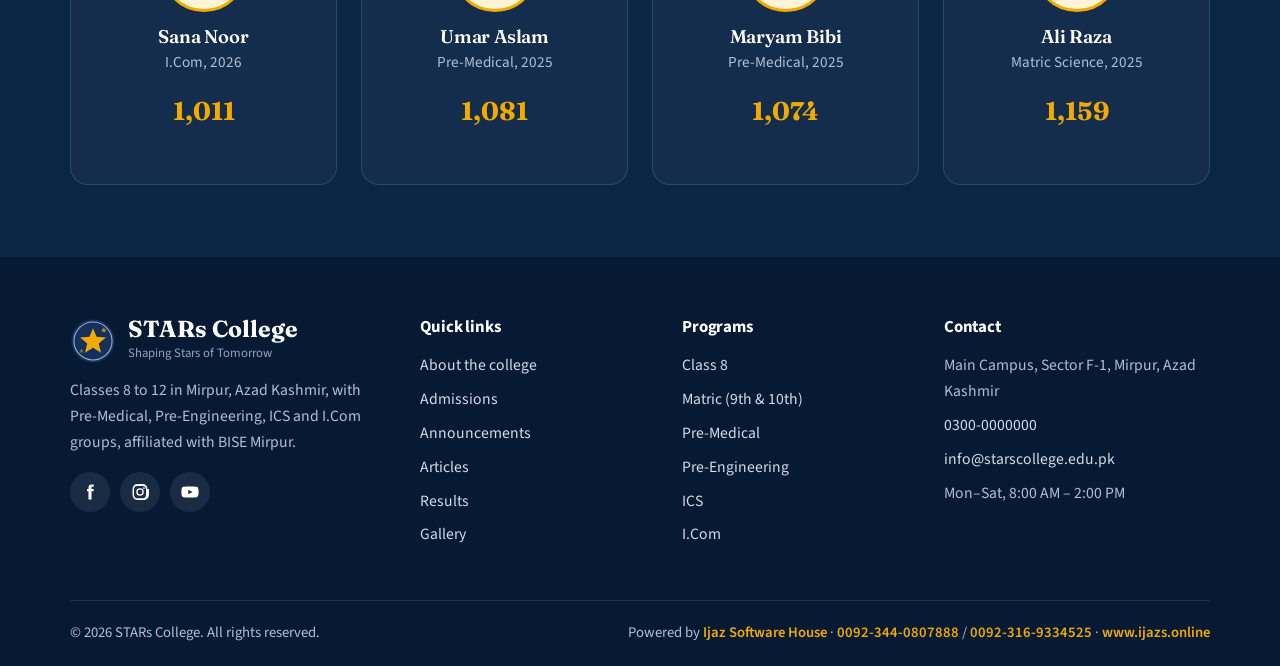
<file: results.html>
<!DOCTYPE html>
<html lang="en">
<head>
<meta charset="utf-8">
<meta name="viewport" content="width=device-width, initial-scale=1">
<title>Board Results | STARs College Mirpur Position Holders and Pass Rates</title>
<meta name="description" content="Board examination results of STARs College Mirpur: yearly pass percentages, position holders and top scorers in Matric and Intermediate.">
<link rel="canonical" href="https://www.yourdomain.com/results.html">
<meta name="theme-color" content="#0B2545">
<meta property="og:type" content="website">
<meta property="og:site_name" content="STARs College">
<meta property="og:title" content="Board Results | STARs College Mirpur Position Holders and Pass Rates">
<meta property="og:description" content="Board examination results of STARs College Mirpur: yearly pass percentages, position holders and top scorers in Matric and Intermediate.">
<meta property="og:url" content="https://www.yourdomain.com/results.html">
<meta property="og:image" content="https://www.yourdomain.com/assets/img/og-image.png">
<meta name="twitter:card" content="summary_large_image">
<link rel="icon" href="assets/img/favicon.svg" type="image/svg+xml">
<link rel="apple-touch-icon" href="assets/img/apple-touch-icon.png">
<link rel="preconnect" href="https://fonts.googleapis.com">
<link rel="preconnect" href="https://fonts.gstatic.com" crossorigin>
<link href="https://fonts.googleapis.com/css2?family=Fraunces:opsz,wght@9..144,500;9..144,600;9..144,700&family=Source+Sans+3:wght@400;600;700&display=swap" rel="stylesheet">
<link rel="stylesheet" href="assets/css/style.css">
</head>
<body>
<a class="skip-link" href="#main">Skip to content</a>

<div class="topbar">
  <div class="container">
    <div class="topbar__group">
      <a class="topbar__item" data-site="phone" href="tel:03000000000">0300-0000000</a>
      <a class="topbar__item" data-site="email" href="mailto:info@starscollege.edu.pk">info@starscollege.edu.pk</a>
    </div>
    <div class="topbar__group topbar__group--right">
      <span class="topbar__item">Affiliated with <span data-site="board">BISE Mirpur</span></span>
      <span class="topbar__item" data-site="timings">Mon–Sat, 8:00 AM – 2:00 PM</span>
    </div>
  </div>
</div>
<header class="site-header">
  <div class="container">
    <a class="brand" href="index.html" aria-label="STARs College home">
      <img src="assets/img/logo.svg" alt="" width="46" height="46">
      <span><span class="brand__name">STARs College</span><span class="brand__sub">Classes 8 to 12, Mirpur AJK</span></span>
    </a>
    <button class="nav-toggle" aria-controls="site-nav" aria-expanded="false" aria-label="Open menu"><svg viewBox="0 0 24 24" aria-hidden="true" fill="currentColor"><path d="M3 6h18v2H3zm0 5h18v2H3zm0 5h18v2H3z"/></svg></button>
    <div class="nav-backdrop"></div>
    <nav class="nav" id="site-nav" aria-label="Main">
      <button class="nav-toggle nav-close" aria-label="Close menu"><svg viewBox="0 0 24 24" aria-hidden="true" fill="currentColor"><path d="M18.3 5.7 12 12l6.3 6.3-1.4 1.4L10.6 13.4 4.3 19.7l-1.4-1.4L9.2 12 2.9 5.7l1.4-1.4 6.3 6.3 6.3-6.3z"/></svg></button>
      <ul class="nav__list">
        <li class="nav__home"><a href="index.html">Home</a></li>
        <li><a href="about.html">About</a></li>
        <li><a href="programs.html">Programs</a></li>
        <li><a href="admissions.html">Admissions</a></li>
        <li><a href="articles.html">Articles</a></li>
        <li><a href="announcements.html">Announcements</a></li>
        <li><a href="results.html" aria-current="page">Results</a></li>
        <li><a href="faculty.html">Faculty</a></li>
        <li><a href="gallery.html">Gallery</a></li>
        <li><a href="contact.html">Contact</a></li>
      </ul>
      <a class="btn btn--gold btn--sm nav__cta" href="admissions.html#apply">Apply now</a>
    </nav>
  </div>
</header>
<div class="ticker" role="region" aria-label="Latest announcements">
  <div class="container">
    <a class="ticker__label" href="announcements.html">Latest</a>
    <div class="ticker__viewport"><div class="ticker__track"><a href="announcements.html">See all announcements</a></div></div>
  </div>
</div>
<main id="main">
<section class="page-hero">
  <div class="container">
    <p class="crumbs"><a href="index.html">Home</a> <span>/</span> Results</p>
    <h1>Board results</h1>
    <p>How our students have performed in the <span data-site="board">BISE Mirpur</span> annual examinations.</p>
  </div>
</section>

<section class="section">
  <div class="container two-col">
    <div>
      <h2>Intermediate pass rate by year</h2>
      <p style="color:var(--muted)">Percentage of Class 12 students who passed the annual board exam.</p>
      <div class="bars" role="list">
        <div class="bar" role="listitem"><span class="bar__year">2026</span><span class="bar__track"><span class="bar__fill bar__fill--best" style="width:97%"></span></span><span class="bar__val">97%</span></div>
        <div class="bar" role="listitem"><span class="bar__year">2025</span><span class="bar__track"><span class="bar__fill" style="width:95%"></span></span><span class="bar__val">95%</span></div>
        <div class="bar" role="listitem"><span class="bar__year">2024</span><span class="bar__track"><span class="bar__fill" style="width:94%"></span></span><span class="bar__val">94%</span></div>
        <div class="bar" role="listitem"><span class="bar__year">2023</span><span class="bar__track"><span class="bar__fill" style="width:91%"></span></span><span class="bar__val">91%</span></div>
        <div class="bar" role="listitem"><span class="bar__year">2022</span><span class="bar__track"><span class="bar__fill" style="width:89%"></span></span><span class="bar__val">89%</span></div>
      </div>
    </div>
    <div>
      <h2>2026 highlights</h2>
      <div class="table-wrap">
        <table>
          <thead><tr><th>Exam</th><th class="num">Appeared</th><th class="num">Passed</th><th class="num">A+ grades</th></tr></thead>
          <tbody>
            <tr><td>Matric (Class 10)</td><td class="num">186</td><td class="num">182</td><td class="num">64</td></tr>
            <tr><td>FSc Pre-Medical</td><td class="num">92</td><td class="num">90</td><td class="num">31</td></tr>
            <tr><td>FSc Pre-Engineering</td><td class="num">74</td><td class="num">72</td><td class="num">22</td></tr>
            <tr><td>ICS</td><td class="num">48</td><td class="num">46</td><td class="num">12</td></tr>
            <tr><td>I.Com</td><td class="num">41</td><td class="num">39</td><td class="num">9</td></tr>
          </tbody>
        </table>
      </div>
    </div>
  </div>
</section>

<section class="section section--navy">
  <div class="container">
    <div class="section-head"><h2>Position holders</h2><p>Students who topped their group in the college and the board.</p></div>
    <div class="grid grid--4">
      <div class="topper"><span class="topper__pos">1st in college</span><div class="avatar">AF</div><h3>Ayesha Fatima</h3><p class="topper__meta">Pre-Medical, 2026</p><p class="topper__marks">1,086</p></div>
      <div class="topper"><span class="topper__pos">2nd in college</span><div class="avatar">HA</div><h3>Hamza Ali</h3><p class="topper__meta">Pre-Engineering, 2026</p><p class="topper__marks">1,079</p></div>
      <div class="topper"><span class="topper__pos">1st in Matric</span><div class="avatar">ZK</div><h3>Zainab Khan</h3><p class="topper__meta">Matric Science, 2026</p><p class="topper__marks">1,168</p></div>
      <div class="topper"><span class="topper__pos">1st in ICS</span><div class="avatar">MR</div><h3>Muhammad Rayyan</h3><p class="topper__meta">ICS, 2026</p><p class="topper__marks">1,052</p></div>
      <div class="topper"><span class="topper__pos">1st in I.Com</span><div class="avatar">SN</div><h3>Sana Noor</h3><p class="topper__meta">I.Com, 2026</p><p class="topper__marks">1,011</p></div>
      <div class="topper"><span class="topper__pos">3rd in board</span><div class="avatar">UA</div><h3>Umar Aslam</h3><p class="topper__meta">Pre-Medical, 2025</p><p class="topper__marks">1,081</p></div>
      <div class="topper"><span class="topper__pos">1st in college</span><div class="avatar">MB</div><h3>Maryam Bibi</h3><p class="topper__meta">Pre-Medical, 2025</p><p class="topper__marks">1,074</p></div>
      <div class="topper"><span class="topper__pos">1st in Matric</span><div class="avatar">AR</div><h3>Ali Raza</h3><p class="topper__meta">Matric Science, 2025</p><p class="topper__marks">1,159</p></div>
    </div>
  </div>
</section>

</main>

<footer class="site-footer">
  <div class="container">
    <div class="footer-grid">
      <div>
        <a class="brand" href="index.html">
          <img src="assets/img/logo-light.svg" alt="" width="46" height="46">
          <span><span class="brand__name">STARs College</span><span class="brand__sub" data-site="tagline">Shaping Stars of Tomorrow</span></span>
        </a>
        <p>Classes 8 to 12 in Mirpur, Azad Kashmir, with Pre-Medical, Pre-Engineering, ICS and I.Com groups, affiliated with <span data-site="board">BISE Mirpur</span>.</p>
        <div class="socials">
          <a data-social="facebook" href="#" aria-label="Facebook"><svg viewBox="0 0 24 24" aria-hidden="true"><path d="M14 8V6.2c0-.8.2-1.2 1.4-1.2H17V2h-2.6C11.3 2 10 3.5 10 6v2H8v3h2v11h4V11h2.7l.3-3z"/></svg></a>
          <a data-social="instagram" href="#" aria-label="Instagram"><svg viewBox="0 0 24 24" aria-hidden="true"><path d="M12 7a5 5 0 1 0 5 5 5 5 0 0 0-5-5zm0 8.2A3.2 3.2 0 1 1 15.2 12 3.2 3.2 0 0 1 12 15.2zM17.3 5.5a1.2 1.2 0 1 0 1.2 1.2 1.2 1.2 0 0 0-1.2-1.2zM21.9 7.9a6.5 6.5 0 0 0-1.8-4.6 6.5 6.5 0 0 0-4.6-1.8C13.7 1.4 10.3 1.4 8.5 1.5a6.5 6.5 0 0 0-4.6 1.8A6.5 6.5 0 0 0 2.1 7.9c-.1 1.8-.1 6.4 0 8.2a6.5 6.5 0 0 0 1.8 4.6 6.5 6.5 0 0 0 4.6 1.8c1.8.1 7.2.1 9 0a6.5 6.5 0 0 0 4.6-1.8 6.5 6.5 0 0 0 1.8-4.6c.1-1.8.1-6.4 0-8.2zm-2.3 10.1a3.4 3.4 0 0 1-1.9 1.9c-1.3.5-4.4.4-5.7.4s-4.4.1-5.7-.4A3.4 3.4 0 0 1 4.4 18c-.5-1.3-.4-4.4-.4-6s-.1-4.4.4-5.7a3.4 3.4 0 0 1 1.9-2c1.3-.5 4.4-.4 5.7-.4s4.4-.1 5.7.4a3.4 3.4 0 0 1 1.9 1.9c.5 1.3.4 4.4.4 5.8s.1 4.4-.4 5.7z"/></svg></a>
          <a data-social="youtube" href="#" aria-label="YouTube"><svg viewBox="0 0 24 24" aria-hidden="true"><path d="M23 7.2a3 3 0 0 0-2.1-2.1C19 4.6 12 4.6 12 4.6s-7 0-8.9.5A3 3 0 0 0 1 7.2 31 31 0 0 0 .5 12 31 31 0 0 0 1 16.8a3 3 0 0 0 2.1 2.1c1.9.5 8.9.5 8.9.5s7 0 8.9-.5a3 3 0 0 0 2.1-2.1 31 31 0 0 0 .5-4.8 31 31 0 0 0-.5-4.8zM9.7 15V9l5.8 3z"/></svg></a>
        </div>
      </div>
      <div>
        <h2>Quick links</h2>
        <ul>
          <li><a href="about.html">About the college</a></li>
          <li><a href="admissions.html">Admissions</a></li>
          <li><a href="announcements.html">Announcements</a></li>
          <li><a href="articles.html">Articles</a></li>
          <li><a href="results.html">Results</a></li>
          <li><a href="gallery.html">Gallery</a></li>
        </ul>
      </div>
      <div>
        <h2>Programs</h2>
        <ul>
          <li><a href="programs.html#class-8">Class 8</a></li>
          <li><a href="programs.html#matric">Matric (9th &amp; 10th)</a></li>
          <li><a href="programs.html#pre-medical">Pre-Medical</a></li>
          <li><a href="programs.html#pre-engineering">Pre-Engineering</a></li>
          <li><a href="programs.html#ics">ICS</a></li>
          <li><a href="programs.html#icom">I.Com</a></li>
        </ul>
      </div>
      <div>
        <h2>Contact</h2>
        <ul>
          <li data-site="address">Main Campus, Sector F-1, Mirpur, Azad Kashmir</li>
          <li><a data-site="phone" href="tel:03000000000">0300-0000000</a></li>
          <li><a data-site="email" href="mailto:info@starscollege.edu.pk">info@starscollege.edu.pk</a></li>
          <li data-site="timings">Mon–Sat, 8:00 AM – 2:00 PM</li>
        </ul>
      </div>
    </div>
    <div class="footer-bottom">
      <span>© <span data-year>2026</span> STARs College. All rights reserved.</span>
      <span>Powered by <a href="https://www.ijazs.online" target="_blank" rel="noopener">Ijaz Software House</a> · <a href="tel:+923440807888" style="white-space:nowrap">0092-344-0807888</a> / <a href="tel:+923169334525" style="white-space:nowrap">0092-316-9334525</a> · <a href="https://www.ijazs.online" target="_blank" rel="noopener">www.ijazs.online</a></span>
    </div>
  </div>
</footer>
<a class="wa-float" data-wa="Assalam-o-Alaikum, I have a question about STARs College." href="https://wa.me/923000000000" target="_blank" rel="noopener" aria-label="Chat on WhatsApp"><svg viewBox="0 0 32 32" aria-hidden="true"><path d="M16 3a13 13 0 0 0-11.2 19.6L3 29l6.6-1.7A13 13 0 1 0 16 3zm0 23.7a10.7 10.7 0 0 1-5.5-1.5l-.4-.2-3.9 1 1-3.8-.3-.4A10.7 10.7 0 1 1 16 26.7zm5.9-8c-.3-.2-1.9-.9-2.2-1s-.5-.2-.7.2-.8 1-1 1.2-.4.2-.7.1a8.8 8.8 0 0 1-4.4-3.8c-.3-.6.3-.5 1-1.7a.6.6 0 0 0 0-.6l-1-2.4c-.3-.6-.5-.5-.7-.5h-.6a1.2 1.2 0 0 0-.9.4 3.6 3.6 0 0 0-1.1 2.7 6.3 6.3 0 0 0 1.3 3.3 14.4 14.4 0 0 0 5.5 4.9c2 .9 2.8 1 3.9.8a3.3 3.3 0 0 0 2.1-1.5 2.7 2.7 0 0 0 .2-1.5c-.1-.2-.3-.3-.7-.5z"/></svg></a>
<script type="module" src="assets/js/main.js"></script>
<!-- Ijaz Network cross-promotion ads -->
<script src="https://www.ijazs.online/ijaz-network-ads.js" defer></script>
</body>
</html>
</file>
<file: assets/css/style.css>
/* ==========================================================
   STARs College — main stylesheet
   Built by Ijaz Software House · 0092-344-0807888 / 0092-316-9334525 · www.ijazs.online
   Edit colours and fonts in :root below.
   ========================================================== */

:root {
  --navy: #0B2545;
  --navy-2: #13315C;
  --navy-3: #1D4577;
  --gold: #F2A900;
  --gold-deep: #C98A00;
  --gold-soft: #FFF4D6;
  --paper: #F5F7FA;
  --white: #FFFFFF;
  --ink: #1B2432;
  --muted: #5B6677;
  --line: #DDE3EA;
  --red: #C62828;
  --red-soft: #FDECEC;
  --green: #1E7B4A;

  --serif: "Fraunces", Georgia, "Times New Roman", serif;
  --sans: "Source Sans 3", "Segoe UI", Arial, sans-serif;

  --radius-lg: 18px;
  --radius: 12px;
  --radius-sm: 8px;
  --shadow: 0 1px 2px rgba(11, 37, 69, .06), 0 8px 24px rgba(11, 37, 69, .07);
  --container: 1180px;
  --gutter: 20px;
}

*, *::before, *::after { box-sizing: border-box; }
[hidden] { display: none !important; }
html { scroll-behavior: smooth; -webkit-text-size-adjust: 100%; }
body {
  margin: 0;
  font-family: var(--sans);
  font-size: 1.0625rem;
  line-height: 1.65;
  color: var(--ink);
  background: var(--white);
}
img { max-width: 100%; height: auto; display: block; }
a { color: var(--navy-3); }
a:hover { color: var(--gold-deep); }
:focus-visible { outline: 3px solid var(--gold); outline-offset: 2px; border-radius: 4px; }

h1, h2, h3, h4 {
  font-family: var(--serif);
  color: var(--navy);
  line-height: 1.2;
  margin: 0 0 .5em;
  font-weight: 600;
  letter-spacing: -0.01em;
}
h1 { font-size: clamp(2.1rem, 5vw, 3.4rem); }
h2 { font-size: clamp(1.7rem, 3.4vw, 2.35rem); }
h3 { font-size: 1.3rem; }
p { margin: 0 0 1em; }

.container { width: 100%; max-width: var(--container); margin: 0 auto; padding: 0 var(--gutter); }
.narrow { max-width: 760px; }
.section { padding: 72px 0; }
.section--paper { background: var(--paper); }
.section--navy { background: var(--navy); color: #D8E1EE; }
.section--navy h2, .section--navy h3 { color: var(--white); }
.section-head { max-width: 680px; margin-bottom: 36px; }
.section-head p { color: var(--muted); font-size: 1.1rem; }
.section--navy .section-head p { color: #AFC0D6; }
.section-head--row { display: flex; justify-content: space-between; align-items: end; gap: 20px; max-width: none; flex-wrap: wrap; }
.sr-only { position: absolute; width: 1px; height: 1px; overflow: hidden; clip: rect(0 0 0 0); white-space: nowrap; }
.skip-link { position: absolute; left: -9999px; top: 8px; background: var(--gold); color: var(--navy); padding: 8px 14px; z-index: 999; border-radius: 6px; }
.skip-link:focus { left: 8px; }

/* ---------- Buttons ---------- */
.btn {
  display: inline-flex; align-items: center; justify-content: center; gap: 8px;
  padding: 12px 22px; border-radius: 999px; border: 2px solid transparent;
  font: 600 1rem/1.2 var(--sans); text-decoration: none; cursor: pointer;
  transition: background .2s, color .2s, border-color .2s;
}
.btn--gold { background: var(--gold); color: var(--navy); }
.btn--gold:hover { background: #FFC02E; color: var(--navy); }
.btn--navy { background: var(--navy); color: var(--white); }
.btn--navy:hover { background: var(--navy-3); color: var(--white); }
.btn--ghost { border-color: rgba(255,255,255,.45); color: var(--white); }
.btn--ghost:hover { border-color: var(--white); color: var(--white); background: rgba(255,255,255,.08); }
.btn--outline { border-color: var(--navy); color: var(--navy); background: transparent; }
.btn--outline:hover { background: var(--navy); color: var(--white); }
.btn--sm { padding: 8px 16px; font-size: .92rem; }
.btn[disabled] { opacity: .6; cursor: not-allowed; }
.link-more { font-weight: 600; text-decoration: none; color: var(--navy-3); border-bottom: 2px solid var(--gold); padding-bottom: 1px; }

/* ---------- Top bar & header ---------- */
.topbar { background: var(--navy); color: #C9D5E6; font-size: .9rem; }
.topbar .container { display: flex; justify-content: space-between; gap: 16px; padding-top: 7px; padding-bottom: 7px; flex-wrap: wrap; }
.topbar a { color: #E7EDF6; text-decoration: none; }
.topbar a:hover { color: var(--gold); }
.topbar__group { display: flex; gap: 18px; flex-wrap: wrap; }
.topbar__item { display: inline-flex; align-items: center; gap: 6px; }
.topbar svg { width: 15px; height: 15px; fill: var(--gold); }

.site-header { position: sticky; top: 0; z-index: 50; background: var(--white); border-bottom: 1px solid var(--line); }
.site-header .container { display: flex; align-items: center; justify-content: space-between; gap: 16px; min-height: 76px; }
.brand { display: flex; align-items: center; gap: 12px; text-decoration: none; color: var(--navy); }
.brand img { width: 46px; height: 46px; }
.brand__name { font-family: var(--serif); font-size: 1.45rem; font-weight: 700; line-height: 1; display: block; }
.brand__sub { font-size: .8rem; color: var(--muted); display: block; margin-top: 3px; }

.nav { display: flex; align-items: center; gap: 4px; }
.nav__list { display: flex; list-style: none; margin: 0; padding: 0; gap: 2px; }
.nav__list a {
  display: block; padding: 10px 11px; text-decoration: none; color: var(--ink);
  font-weight: 600; font-size: .98rem; border-radius: 8px;
}
.nav__list a:hover { color: var(--navy-3); background: var(--paper); }
.nav__list a[aria-current="page"] { color: var(--navy); box-shadow: inset 0 -3px 0 var(--gold); border-radius: 0; }
.nav__cta { margin-left: 10px; }
.nav-toggle { display: none; background: none; border: 0; padding: 10px; cursor: pointer; color: var(--navy); }
.nav-toggle svg { width: 28px; height: 28px; }

/* ---------- Announcement ticker ---------- */
.ticker { background: var(--gold-soft); border-bottom: 1px solid #F3DFA6; font-size: .95rem; }
.ticker .container { display: flex; align-items: center; gap: 14px; min-height: 42px; }
.ticker__label {
  flex: none; background: var(--navy); color: var(--white); font-weight: 700; font-size: .85rem;
  padding: 4px 12px; border-radius: 999px; text-decoration: none;
}
.ticker__label:hover { color: var(--gold); }
.ticker__viewport { overflow: hidden; flex: 1; mask-image: linear-gradient(90deg, transparent, #000 4%, #000 96%, transparent); }
.ticker__track { display: inline-flex; gap: 48px; white-space: nowrap; animation: ticker 40s linear infinite; padding-left: 100%; }
.ticker__viewport:hover .ticker__track, .ticker__viewport:focus-within .ticker__track { animation-play-state: paused; }
.ticker__track a { color: var(--navy); text-decoration: none; font-weight: 600; }
.ticker__track a:hover { text-decoration: underline; }
.ticker__track .is-urgent { color: var(--red); }
@keyframes ticker { to { transform: translateX(-100%); } }

/* ---------- Hero ---------- */
.hero {
  position: relative; overflow: hidden; color: #D8E1EE;
  background:
    radial-gradient(1200px 500px at 85% -10%, rgba(29,69,119,.9), transparent 60%),
    var(--navy);
  /* To use a campus photo instead, uncomment:
  background: linear-gradient(90deg, rgba(11,37,69,.95) 35%, rgba(11,37,69,.6)), url("../img/campus.jpg") center/cover; */
}
.hero .container { display: grid; grid-template-columns: 1.05fr 1fr; gap: 40px; align-items: center; padding-top: 72px; padding-bottom: 80px; }
.hero h1 { color: var(--white); margin-bottom: 18px; }
.hero__lead { font-size: 1.2rem; max-width: 34em; color: #C5D2E3; margin-bottom: 28px; }
.hero__actions { display: flex; gap: 12px; flex-wrap: wrap; }
.hero__badge { display: inline-flex; align-items: center; gap: 8px; margin-bottom: 18px; font-weight: 600; color: var(--gold); }
.hero__badge::before { content: ""; width: 8px; height: 8px; border-radius: 50%; background: var(--gold); box-shadow: 0 0 0 4px rgba(242,169,0,.25); }

/* Constellation — the student's journey from Class 8 to the four groups */
.constellation { width: 100%; height: auto; }
.constellation .path { fill: none; stroke: rgba(242,169,0,.55); stroke-width: 1.6; }
.constellation .path--branch { stroke: rgba(255,255,255,.28); stroke-dasharray: 4 5; }
.constellation .star { fill: var(--gold); }
.constellation .star--group { fill: var(--white); }
.constellation .halo { fill: rgba(242,169,0,.14); }
.constellation .dust { fill: rgba(255,255,255,.35); }
.constellation text { font-family: var(--sans); font-size: 15px; fill: #E7EDF6; font-weight: 600; }
.constellation .t-sub { font-size: 12.5px; fill: #9FB2CB; font-weight: 400; }
.constellation a:hover text, .constellation a:focus text { fill: var(--gold); }
@media (prefers-reduced-motion: no-preference) {
  .constellation .path { stroke-dasharray: 600; stroke-dashoffset: 600; animation: draw 2.2s ease-out forwards .3s; }
  .constellation .path--branch { stroke-dasharray: 4 5; stroke-dashoffset: 0; opacity: 0; animation: fadein .8s ease-out forwards 2.2s; }
  .constellation .node { opacity: 0; animation: fadein .5s ease-out forwards; }
  .constellation .n1 { animation-delay: .3s; } .constellation .n2 { animation-delay: .7s; }
  .constellation .n3 { animation-delay: 1.1s; } .constellation .n4 { animation-delay: 1.5s; }
  .constellation .n5 { animation-delay: 1.9s; } .constellation .g { animation-delay: 2.4s; }
}
@keyframes draw { to { stroke-dashoffset: 0; } }
@keyframes fadein { to { opacity: 1; } }

/* ---------- Stats ---------- */
.stats { background: var(--white); border-bottom: 1px solid var(--line); }
.stats__grid { display: grid; grid-template-columns: repeat(4, 1fr); }
.stat { padding: 26px 20px; border-left: 1px solid var(--line); }
.stat:first-child { border-left: 0; }
.stat__num { font-family: var(--serif); font-size: 2.2rem; color: var(--navy); font-weight: 700; line-height: 1.1; }
.stat__label { color: var(--muted); font-size: .98rem; }

/* ---------- Grids & cards ---------- */
.grid { display: grid; gap: 24px; }
.grid--2 { grid-template-columns: repeat(2, 1fr); }
.grid--3 { grid-template-columns: repeat(3, 1fr); }
.grid--4 { grid-template-columns: repeat(4, 1fr); }

.card { background: var(--white); border: 1px solid var(--line); border-radius: var(--radius-lg); padding: 26px; }
.card--shadow { box-shadow: var(--shadow); border-color: transparent; }
.card h3 { margin-bottom: 8px; }
.card p { color: var(--muted); }

.program { display: flex; flex-direction: column; }
.program__classes { font-weight: 700; color: var(--gold-deep); margin-bottom: 6px; }
.program ul { margin: 0 0 18px; padding-left: 18px; color: var(--muted); }
.program .link-more { margin-top: auto; align-self: flex-start; }

.group-card { display: flex; flex-direction: column; background: var(--white); border-radius: var(--radius-lg); border: 1px solid var(--line); overflow: hidden; }
.group-card__top { background: var(--navy); color: var(--white); padding: 22px 22px 18px; }
.group-card__icon { width: 44px; height: 44px; border-radius: 12px; background: rgba(242,169,0,.16); display: grid; place-items: center; margin-bottom: 12px; }
.group-card__icon svg { width: 24px; height: 24px; stroke: var(--gold); fill: none; stroke-width: 1.8; stroke-linecap: round; stroke-linejoin: round; }
.group-card__top h3 { color: var(--white); margin: 0; }
.group-card__top span { color: #AFC0D6; font-size: .95rem; }
.group-card__body { padding: 20px 22px 22px; display: flex; flex-direction: column; flex: 1; }
.group-card__body p { color: var(--muted); }
.group-card__body .link-more { margin-top: auto; align-self: flex-start; }

.why { display: grid; grid-template-columns: repeat(3, 1fr); gap: 0; border-top: 1px solid var(--line); }
.why__item { padding: 26px 24px 26px 0; border-bottom: 1px solid var(--line); }
.why__item h3 { font-size: 1.15rem; display: flex; gap: 10px; align-items: center; }
.why__item h3 svg { width: 20px; height: 20px; fill: var(--gold); flex: none; }
.why__item p { color: var(--muted); margin: 0; }

/* Toppers */
.topper { text-align: center; background: rgba(255,255,255,.04); border: 1px solid rgba(255,255,255,.12); border-radius: var(--radius-lg); padding: 26px 18px; }
.topper__pos { display: inline-block; background: var(--gold); color: var(--navy); font-weight: 700; font-size: .85rem; padding: 3px 12px; border-radius: 999px; margin-bottom: 14px; }
.topper .avatar { margin: 0 auto 14px; }
.topper h3 { color: var(--white); font-size: 1.15rem; margin-bottom: 2px; }
.topper__meta { color: #AFC0D6; font-size: .95rem; }
.topper__marks { font-family: var(--serif); font-size: 1.6rem; color: var(--gold); font-weight: 700; }

.avatar {
  width: 88px; height: 88px; border-radius: 50%; display: grid; place-items: center;
  font-family: var(--serif); font-size: 1.8rem; font-weight: 700;
  background: var(--gold-soft); color: var(--navy); border: 3px solid var(--gold);
  object-fit: cover;
}

/* Article cards */
.article-card { display: flex; flex-direction: column; background: var(--white); border: 1px solid var(--line); border-radius: var(--radius-lg); overflow: hidden; text-decoration: none; color: inherit; }
.article-card:hover { border-color: #BCC7D4; }
.article-card:hover h3 { color: var(--navy-3); }
.article-card__img { aspect-ratio: 16/9; object-fit: cover; width: 100%; background: var(--paper); }
.article-card__body { padding: 20px 22px 24px; display: flex; flex-direction: column; flex: 1; }
.article-card__meta { display: flex; gap: 10px; align-items: center; flex-wrap: wrap; font-size: .9rem; color: var(--muted); margin-bottom: 10px; }
.article-card h3 { font-size: 1.2rem; margin-bottom: 8px; }
.article-card p { color: var(--muted); margin-bottom: 0; }
.chip { display: inline-block; font-size: .82rem; font-weight: 700; padding: 3px 10px; border-radius: 999px; background: var(--paper); color: var(--navy-2); border: 1px solid var(--line); }
.chip--gold { background: var(--gold-soft); border-color: #F3DFA6; color: #7A5300; }
.chip--red { background: var(--red-soft); border-color: #F5C6C6; color: var(--red); }

/* Announcement list */
.notice-list { list-style: none; margin: 0; padding: 0; }
.notice {
  display: grid; grid-template-columns: 74px 1fr; gap: 18px; padding: 18px 0; border-bottom: 1px solid var(--line);
}
.notice:first-child { padding-top: 0; }
.notice__date { text-align: center; background: var(--paper); border-radius: var(--radius); padding: 8px 4px; align-self: start; }
.notice__day { font-family: var(--serif); font-size: 1.6rem; font-weight: 700; color: var(--navy); line-height: 1; display: block; }
.notice__mon { font-size: .82rem; color: var(--muted); font-weight: 600; }
.notice h3 { font-size: 1.1rem; margin: 4px 0 4px; font-family: var(--sans); font-weight: 700; }
.notice p { margin: 0; color: var(--muted); }
.notice__attach { display: inline-flex; gap: 6px; align-items: center; margin-top: 8px; font-weight: 600; font-size: .95rem; }
.notice--urgent { background: var(--red-soft); border-radius: var(--radius); padding: 16px; border: 1px solid #F5C6C6; margin-bottom: 10px; }
.notice--urgent .notice__date { background: var(--white); }
.notice--urgent h3 { color: var(--red); }
.notice--urgent:first-child { padding-top: 16px; }

/* Testimonials */
.quote-slider { position: relative; max-width: 820px; }
.quote { display: none; }
.quote.is-active { display: block; }
.quote blockquote { margin: 0 0 18px; font-family: var(--serif); font-size: clamp(1.25rem, 2.6vw, 1.6rem); line-height: 1.45; color: var(--navy); }
.quote blockquote::before { content: "\201C"; color: var(--gold); font-size: 3rem; line-height: 0; vertical-align: -0.35em; margin-right: 4px; }
.quote cite { font-style: normal; font-weight: 700; }
.quote cite span { font-weight: 400; color: var(--muted); }
.quote-controls { display: flex; gap: 10px; margin-top: 24px; }
.quote-controls button { width: 44px; height: 44px; border-radius: 50%; border: 1.5px solid var(--navy); background: var(--white); color: var(--navy); cursor: pointer; font-size: 1.2rem; }
.quote-controls button:hover { background: var(--navy); color: var(--white); }

/* CTA strip */
.cta-strip { background: var(--gold); }
.cta-strip .container { display: flex; justify-content: space-between; align-items: center; gap: 20px; padding-top: 34px; padding-bottom: 34px; flex-wrap: wrap; }
.cta-strip h2 { margin: 0; font-size: clamp(1.4rem, 3vw, 1.9rem); }
.cta-strip p { margin: 4px 0 0; color: #5C4200; }

/* ---------- Page header (inner pages) ---------- */
.page-hero { background: var(--navy); color: #C5D2E3; padding: 54px 0 48px; position: relative; overflow: hidden; }
.page-hero::after {
  content: ""; position: absolute; right: -40px; top: -40px; width: 320px; height: 320px; opacity: .12;
  background: url("../img/star-mark.svg") no-repeat center/contain;
}
.page-hero h1 { color: var(--white); margin-bottom: 10px; font-size: clamp(1.9rem, 4.4vw, 2.8rem); }
.page-hero p { max-width: 640px; margin: 0; font-size: 1.12rem; }
.crumbs { font-size: .92rem; margin-bottom: 12px; }
.crumbs a { color: var(--gold); text-decoration: none; }
.crumbs span { color: #8FA3BF; }

/* ---------- Prose / content ---------- */
.prose { max-width: 72ch; }
.prose h2 { font-size: 1.7rem; margin-top: 1.6em; }
.prose h3 { font-size: 1.3rem; margin-top: 1.4em; }
.prose ul, .prose ol { padding-left: 22px; }
.prose li { margin-bottom: .35em; }
.prose blockquote { border-left: 4px solid var(--gold); margin: 1.4em 0; padding: 4px 0 4px 18px; color: var(--navy-2); font-style: italic; }
.prose img { border-radius: var(--radius); margin: 1.4em 0; }
.prose a { font-weight: 600; }

.two-col { display: grid; grid-template-columns: 1fr 1fr; gap: 48px; align-items: start; }
.two-col--wide { grid-template-columns: 1.5fr 1fr; }

.message-card { display: grid; grid-template-columns: 150px 1fr; gap: 28px; align-items: start; background: var(--white); border-radius: var(--radius-lg); padding: 30px; border: 1px solid var(--line); }
.message-card .avatar { width: 150px; height: 150px; font-size: 3rem; }
.message-card blockquote { margin: 0 0 14px; font-family: var(--serif); font-size: 1.15rem; color: var(--navy-2); line-height: 1.55; }
.message-card__name { font-weight: 700; }
.message-card__role { color: var(--muted); font-size: .95rem; }

.values { list-style: none; padding: 0; margin: 0; display: grid; grid-template-columns: repeat(2, 1fr); gap: 14px; }
.values li { background: var(--paper); border-radius: var(--radius); padding: 16px 18px; }
.values strong { display: block; color: var(--navy); font-family: var(--serif); font-size: 1.1rem; }

.facility { border-top: 3px solid var(--gold); background: var(--white); padding: 22px; border-radius: 0 0 var(--radius) var(--radius); box-shadow: var(--shadow); }
.facility h3 { font-size: 1.12rem; }
.facility p { margin: 0; color: var(--muted); }

/* Tabs (Programs) */
.tabs { display: flex; gap: 8px; flex-wrap: wrap; margin-bottom: 26px; border-bottom: 1px solid var(--line); }
.tab {
  background: none; border: 0; padding: 12px 18px; font: 700 1rem var(--sans); color: var(--muted);
  cursor: pointer; border-bottom: 3px solid transparent; margin-bottom: -1px;
}
.tab[aria-selected="true"] { color: var(--navy); border-bottom-color: var(--gold); }
.tab:hover { color: var(--navy); }
.tabpanel[hidden] { display: none; }

.info-list { list-style: none; padding: 0; margin: 0 0 20px; }
.info-list li { display: flex; justify-content: space-between; gap: 16px; padding: 10px 0; border-bottom: 1px dashed var(--line); }
.info-list li span:first-child { color: var(--muted); }
.info-list li span:last-child { font-weight: 600; text-align: right; }

.table-wrap { overflow-x: auto; border: 1px solid var(--line); border-radius: var(--radius); background: var(--white); }
table { width: 100%; border-collapse: collapse; font-size: .98rem; }
th, td { padding: 12px 16px; text-align: left; border-bottom: 1px solid var(--line); }
th { background: var(--paper); color: var(--navy); font-weight: 700; white-space: nowrap; }
tr:last-child td { border-bottom: 0; }
td.num, th.num { text-align: right; font-variant-numeric: tabular-nums; }

.careers { display: flex; flex-wrap: wrap; gap: 8px; margin: 0; padding: 0; list-style: none; }
.careers li { background: var(--gold-soft); color: #6B4800; font-weight: 600; font-size: .92rem; padding: 5px 12px; border-radius: 999px; }

/* Admission timeline — a real sequence, so numbered */
.steps { list-style: none; margin: 0; padding: 0; counter-reset: step; display: grid; grid-template-columns: repeat(5, 1fr); gap: 16px; }
.steps li { counter-increment: step; position: relative; padding-top: 54px; }
.steps li::before {
  content: counter(step); position: absolute; top: 0; left: 0; width: 40px; height: 40px; border-radius: 50%;
  background: var(--navy); color: var(--gold); font: 700 1.1rem/40px var(--serif); text-align: center;
}
.steps li::after { content: ""; position: absolute; top: 20px; left: 48px; right: -8px; height: 2px; background: var(--line); }
.steps li:last-child::after { display: none; }
.steps h3 { font-size: 1.08rem; margin-bottom: 4px; }
.steps p { color: var(--muted); font-size: .96rem; margin: 0; }

.checklist { list-style: none; padding: 0; margin: 0; }
.checklist li { padding: 8px 0 8px 32px; position: relative; }
.checklist li::before {
  content: ""; position: absolute; left: 0; top: 11px; width: 20px; height: 20px; border-radius: 50%;
  background: var(--gold-soft) url("data:image/svg+xml,%3Csvg xmlns='http://www.w3.org/2000/svg' viewBox='0 0 24 24'%3E%3Cpath d='M5 12.5l4.5 4.5L19 7.5' fill='none' stroke='%23C98A00' stroke-width='3' stroke-linecap='round' stroke-linejoin='round'/%3E%3C/svg%3E") center/14px no-repeat;
}

/* ---------- Forms ---------- */
.form { display: grid; grid-template-columns: 1fr 1fr; gap: 16px 18px; }
.form .full { grid-column: 1 / -1; }
.field label { display: block; font-weight: 700; margin-bottom: 6px; font-size: .96rem; color: var(--navy); }
.field label .opt { font-weight: 400; color: var(--muted); }
.field input, .field select, .field textarea {
  width: 100%; padding: 12px 14px; border: 1.5px solid var(--line); border-radius: var(--radius-sm);
  font: inherit; font-size: 1rem; background: var(--white); color: var(--ink);
}
.field textarea { min-height: 120px; resize: vertical; }
.field input:focus, .field select:focus, .field textarea:focus { outline: none; border-color: var(--navy-3); box-shadow: 0 0 0 3px rgba(29,69,119,.15); }
.field.has-error input, .field.has-error select, .field.has-error textarea { border-color: var(--red); }
.field__error { color: var(--red); font-size: .9rem; margin-top: 5px; display: none; }
.field.has-error .field__error { display: block; }
.field__hint { color: var(--muted); font-size: .88rem; margin-top: 5px; }
.form-status { padding: 14px 16px; border-radius: var(--radius-sm); font-weight: 600; display: none; }
.form-status.is-ok { display: block; background: #E7F5EC; color: var(--green); border: 1px solid #BFE3CC; }
.form-status.is-err { display: block; background: var(--red-soft); color: var(--red); border: 1px solid #F5C6C6; }
.form-panel { background: var(--white); border: 1px solid var(--line); border-radius: var(--radius-lg); padding: 30px; box-shadow: var(--shadow); }

/* ---------- Filters & search ---------- */
.toolbar { display: flex; gap: 14px; justify-content: space-between; align-items: center; flex-wrap: wrap; margin-bottom: 28px; }
.filter-chips { display: flex; gap: 8px; flex-wrap: wrap; }
.filter-chips button {
  border: 1.5px solid var(--line); background: var(--white); padding: 7px 14px; border-radius: 999px;
  font: 600 .94rem var(--sans); color: var(--ink); cursor: pointer;
}
.filter-chips button:hover { border-color: var(--navy-3); }
.filter-chips button[aria-pressed="true"] { background: var(--navy); border-color: var(--navy); color: var(--white); }
.search { position: relative; min-width: 260px; }
.search input { width: 100%; padding: 10px 14px 10px 40px; border: 1.5px solid var(--line); border-radius: 999px; font: inherit; }
.search svg { position: absolute; left: 14px; top: 50%; transform: translateY(-50%); width: 18px; height: 18px; fill: var(--muted); }
.empty { text-align: center; padding: 50px 20px; color: var(--muted); background: var(--paper); border-radius: var(--radius-lg); }
.center { text-align: center; }
.mt-lg { margin-top: 32px; }

/* ---------- Single article ---------- */
.article-head { padding: 48px 0 28px; }
.article-head h1 { font-size: clamp(1.9rem, 4.2vw, 2.8rem); max-width: 30ch; }
.article-meta { display: flex; flex-wrap: wrap; gap: 14px; color: var(--muted); align-items: center; font-size: .98rem; }
.article-cover { border-radius: var(--radius-lg); width: 100%; aspect-ratio: 16/8; object-fit: cover; margin-bottom: 36px; background: var(--paper); }
.article-layout { display: grid; grid-template-columns: minmax(0, 1fr) 280px; gap: 56px; }
.share { position: sticky; top: 110px; }
.share h2 { font-size: 1.1rem; font-family: var(--sans); font-weight: 700; }
.share__btns { display: flex; flex-direction: column; gap: 10px; }
.share__btns a, .share__btns button {
  display: flex; align-items: center; gap: 10px; padding: 10px 14px; border-radius: var(--radius-sm); border: 1.5px solid var(--line);
  background: var(--white); text-decoration: none; font: 600 .96rem var(--sans); color: var(--ink); cursor: pointer;
}
.share__btns a:hover, .share__btns button:hover { border-color: var(--navy-3); color: var(--navy); }
.share__btns svg { width: 18px; height: 18px; }

/* ---------- Results chart ---------- */
.bars { display: grid; gap: 14px; }
.bar { display: grid; grid-template-columns: 64px 1fr 60px; gap: 14px; align-items: center; }
.bar__year { font-weight: 700; color: var(--navy); }
.bar__track { background: var(--paper); border-radius: 999px; height: 18px; overflow: hidden; }
.bar__fill { height: 100%; background: linear-gradient(90deg, var(--navy-3), var(--navy)); border-radius: 999px; }
.bar__fill--best { background: linear-gradient(90deg, var(--gold-deep), var(--gold)); }
.bar__val { font-weight: 700; text-align: right; font-variant-numeric: tabular-nums; }

/* ---------- Faculty ---------- */
.teacher { text-align: center; padding: 28px 18px; }
.teacher .avatar { margin: 0 auto 14px; }
.teacher h3 { font-size: 1.12rem; margin-bottom: 2px; }
.teacher__subject { color: var(--gold-deep); font-weight: 700; font-size: .95rem; }
.teacher__qual { color: var(--muted); font-size: .92rem; margin: 4px 0 0; }

/* ---------- Gallery ---------- */
.gallery { display: grid; grid-template-columns: repeat(4, 1fr); gap: 14px; }
.gallery button { padding: 0; border: 0; background: none; cursor: zoom-in; border-radius: var(--radius); overflow: hidden; position: relative; }
.gallery img { width: 100%; aspect-ratio: 4/3; object-fit: cover; transition: transform .35s; }
.gallery button:hover img { transform: scale(1.04); }
.gallery figcaption { position: absolute; left: 0; right: 0; bottom: 0; padding: 22px 12px 10px; color: var(--white); font-weight: 600; font-size: .92rem; text-align: left; background: linear-gradient(transparent, rgba(11,37,69,.85)); }
.lightbox { position: fixed; inset: 0; background: rgba(7,20,38,.94); z-index: 200; display: none; align-items: center; justify-content: center; padding: 20px; }
.lightbox.is-open { display: flex; }
.lightbox img { max-height: 82vh; border-radius: var(--radius); }
.lightbox__cap { color: var(--white); text-align: center; margin-top: 12px; }
.lightbox__close, .lightbox__nav { position: absolute; background: rgba(255,255,255,.12); color: var(--white); border: 0; width: 48px; height: 48px; border-radius: 50%; font-size: 1.5rem; cursor: pointer; }
.lightbox__close { top: 18px; right: 18px; }
.lightbox__nav--prev { left: 18px; top: 50%; }
.lightbox__nav--next { right: 18px; top: 50%; }

/* ---------- Contact ---------- */
.contact-list { list-style: none; padding: 0; margin: 0 0 24px; }
.contact-list li { display: grid; grid-template-columns: 44px 1fr; gap: 14px; padding: 14px 0; border-bottom: 1px solid var(--line); }
.contact-list .ic { width: 44px; height: 44px; border-radius: 12px; background: var(--gold-soft); display: grid; place-items: center; }
.contact-list .ic svg { width: 20px; height: 20px; fill: var(--gold-deep); }
.contact-list strong { display: block; color: var(--navy); }
.contact-list a { color: var(--ink); text-decoration: none; }
.map { border: 0; width: 100%; height: 360px; border-radius: var(--radius-lg); display: block; }

/* ---------- Footer ---------- */
.site-footer { background: #071A33; color: #AFC0D6; padding: 60px 0 0; font-size: .98rem; }
.site-footer h2 { color: var(--white); font-family: var(--sans); font-size: 1.05rem; font-weight: 700; margin-bottom: 16px; }
.footer-grid { display: grid; grid-template-columns: 1.4fr 1fr 1fr 1.2fr; gap: 40px; }
.site-footer ul { list-style: none; padding: 0; margin: 0; }
.site-footer li { margin-bottom: 8px; }
.site-footer a { color: #D2DCEA; text-decoration: none; }
.site-footer a:hover { color: var(--gold); }
.site-footer .brand { color: var(--white); margin-bottom: 14px; }
.site-footer .brand__sub { color: #8FA3BF; }
.socials { display: flex; gap: 10px; margin-top: 16px; }
.socials a { width: 40px; height: 40px; border-radius: 50%; background: rgba(255,255,255,.08); display: grid; place-items: center; }
.socials a:hover { background: var(--gold); }
.socials svg { width: 18px; height: 18px; fill: var(--white); }
.socials a:hover svg { fill: var(--navy); }
.footer-bottom { border-top: 1px solid rgba(255,255,255,.1); margin-top: 44px; padding: 20px 0; display: flex; justify-content: space-between; gap: 12px; flex-wrap: wrap; font-size: .92rem; }
.footer-bottom a { color: var(--gold); font-weight: 600; }

/* Floating WhatsApp */
.wa-float {
  position: fixed; right: 18px; bottom: 18px; z-index: 90; width: 58px; height: 58px; border-radius: 50%;
  background: #25D366; display: grid; place-items: center; box-shadow: 0 6px 20px rgba(0,0,0,.25);
}
.wa-float svg { width: 30px; height: 30px; fill: #fff; }
.wa-float:hover { background: #1EBE5A; }

/* Demo-mode note (shown only before Firebase is connected) */
.demo-note { background: var(--gold-soft); border: 1px dashed var(--gold-deep); color: #6B4800; font-size: .92rem; padding: 10px 14px; border-radius: var(--radius-sm); margin-bottom: 20px; }

/* Skeleton while loading */
.skeleton { background: linear-gradient(90deg, var(--paper), #E9EEF4, var(--paper)); background-size: 200% 100%; animation: shimmer 1.2s infinite; border-radius: var(--radius); min-height: 160px; }
@keyframes shimmer { to { background-position: -200% 0; } }

/* ---------- Responsive ---------- */
@media (max-width: 1080px) {
  .nav__list a { padding: 10px 8px; font-size: .94rem; }
  .footer-grid { grid-template-columns: 1fr 1fr; }
  .steps { grid-template-columns: repeat(3, 1fr); row-gap: 28px; }
  .steps li:nth-child(3)::after { display: none; }
}
@media (max-width: 1180px) {
  .nav-toggle { display: block; }
  .nav {
    position: fixed; inset: 0 0 0 auto; width: min(86vw, 340px); background: var(--white); flex-direction: column;
    align-items: stretch; padding: 84px 20px 24px; transform: translateX(100%); transition: transform .25s;
    box-shadow: -10px 0 30px rgba(0,0,0,.15); z-index: 60; overflow-y: auto;
  }
  .nav.is-open { transform: none; }
  .nav__list { flex-direction: column; }
  .nav__list a { padding: 13px 12px; font-size: 1.05rem; }
  .nav__list a[aria-current="page"] { box-shadow: inset 4px 0 0 var(--gold); background: var(--paper); border-radius: 0 8px 8px 0; }
  .nav__cta { margin: 16px 0 0; }
  .nav-close { position: absolute; top: 18px; right: 18px; }
  .nav-backdrop { position: fixed; inset: 0; background: rgba(7,20,38,.45); z-index: 55; display: none; }
  .nav-backdrop.is-open { display: block; }
}
@media (max-width: 960px) {
  .hero .container { grid-template-columns: 1fr; padding-top: 48px; padding-bottom: 56px; }
  .constellation { max-width: 560px; margin: 0 auto; }
  .grid--3, .grid--4 { grid-template-columns: repeat(2, 1fr); }
  .why { grid-template-columns: repeat(2, 1fr); }
  .two-col, .two-col--wide { grid-template-columns: 1fr; gap: 36px; }
  .article-layout { grid-template-columns: 1fr; gap: 32px; }
  .share { position: static; }
  .share__btns { flex-direction: row; flex-wrap: wrap; }
  .gallery { grid-template-columns: repeat(3, 1fr); }
  .stats__grid { grid-template-columns: repeat(2, 1fr); }
  .stat:nth-child(3) { border-left: 0; }
  .stat:nth-child(n+3) { border-top: 1px solid var(--line); }
}
@media (min-width: 1181px) { .nav-close, .nav-backdrop, .nav__home { display: none; } }
@media (max-width: 640px) {
  :root { --gutter: 16px; }
  body { font-size: 1rem; }
  .section { padding: 52px 0; }
  .topbar__group--right { display: none; }
  .brand__name { font-size: 1.25rem; }
  .brand img { width: 40px; height: 40px; }
  .site-header .container { min-height: 66px; }
  .header-cta { display: none; }
  .grid--2, .grid--3, .grid--4 { grid-template-columns: 1fr; }
  .why { grid-template-columns: 1fr; }
  .why__item { padding-right: 0; }
  .form { grid-template-columns: 1fr; }
  .footer-grid { grid-template-columns: 1fr; gap: 30px; }
  .steps { grid-template-columns: 1fr; }
  .steps li { padding: 0 0 0 58px; min-height: 40px; }
  .steps li::after { display: none; }
  .gallery { grid-template-columns: repeat(2, 1fr); gap: 10px; }
  .message-card { grid-template-columns: 1fr; padding: 22px; }
  .message-card .avatar { width: 110px; height: 110px; font-size: 2.3rem; }
  .values { grid-template-columns: 1fr; }
  .search { min-width: 0; width: 100%; }
  .stat__num { font-size: 1.8rem; }
  .form-panel { padding: 20px; }
  .bar { grid-template-columns: 50px 1fr 52px; gap: 10px; }
}
@media (prefers-reduced-motion: reduce) {
  *, *::before, *::after { animation: none !important; transition: none !important; scroll-behavior: auto !important; }
  .ticker__track { padding-left: 0; flex-wrap: wrap; white-space: normal; }
}
@media print {
  .topbar, .site-header, .ticker, .wa-float, .site-footer, .share { display: none !important; }
}
.gallery figure { margin: 0; }
.gallery button { display: block; width: 100%; }

.site-header .container, .topbar .container, .ticker .container { max-width: 1320px; }
.brand__sub { white-space: nowrap; }
.nav__cta { white-space: nowrap; }
@media (min-width: 1181px) { .nav__list a { padding: 10px 9px; font-size: .96rem; } }
.two-col > *, .grid > * { min-width: 0; }
</file>
<file: admin/admin.css>
/* Admin panel styles (extends ../assets/css/style.css) */
body.admin { background: var(--paper); }
.muted { color: var(--muted); }
.small { font-size: .9rem; }
.h3 { font-size: 1.25rem; margin-top: 36px; }
.linkbtn { background: none; border: 0; padding: 0; color: var(--navy-3); font: 600 .95rem var(--sans); cursor: pointer; text-decoration: underline; }
.linkbtn--danger { color: var(--red); }

.login { min-height: 100vh; display: grid; place-items: center; padding: 20px; background: var(--navy); }
.login__card { background: var(--white); border-radius: var(--radius-lg); padding: 34px; width: 100%; max-width: 400px; display: grid; gap: 14px; }
.login__card h1 { font-size: 1.6rem; margin: 6px 0 0; }
.login__card p { margin: 0; }

.app { display: grid; grid-template-columns: 240px 1fr; min-height: 100vh; }
.side { background: var(--navy); color: #C5D2E3; display: flex; flex-direction: column; padding: 20px 14px; position: sticky; top: 0; height: 100vh; }
.side__brand { display: flex; align-items: center; gap: 10px; color: var(--white); text-decoration: none; font: 700 1.2rem var(--serif); padding: 4px 8px 22px; }
.side__nav { display: grid; gap: 4px; }
.side__nav button { text-align: left; background: none; border: 0; color: #D8E1EE; font: 600 1rem var(--sans); padding: 11px 12px; border-radius: 8px; cursor: pointer; display: flex; justify-content: space-between; align-items: center; }
.side__nav button:hover { background: rgba(255,255,255,.07); }
.side__nav button[aria-current="page"] { background: rgba(242,169,0,.15); color: var(--gold); }
.side__foot { margin-top: auto; display: grid; gap: 6px; padding: 8px; border-top: 1px solid rgba(255,255,255,.12); padding-top: 14px; }
.side__foot .linkbtn { color: var(--gold); justify-self: start; }
.badge { background: var(--gold); color: var(--navy); border-radius: 999px; font-size: .78rem; padding: 1px 8px; font-weight: 700; }

.main { padding: 28px 32px 60px; min-width: 0; }
.main__head { display: flex; justify-content: space-between; align-items: center; gap: 14px; flex-wrap: wrap; margin-bottom: 22px; }
.main__head h1 { font-size: 1.9rem; margin: 0; }

.kpis { display: grid; grid-template-columns: repeat(3, 1fr); gap: 18px; }
.kpi { text-align: left; background: var(--white); border: 1px solid var(--line); border-radius: var(--radius-lg); padding: 22px; display: grid; gap: 2px; cursor: pointer; font: inherit; color: var(--ink); }
.kpi:hover { border-color: var(--navy-3); }
.kpi__num { font: 700 2.3rem/1.1 var(--serif); color: var(--navy); }
.dash-actions { display: flex; gap: 12px; flex-wrap: wrap; margin-top: 22px; }

.admin-table td { vertical-align: top; }
.admin-table td:first-child { font-weight: 600; color: var(--navy); max-width: 360px; }
.admin-table .actions { white-space: nowrap; text-align: right; }
.admin-table .actions .linkbtn { margin-left: 14px; }
.admin-table .msg { max-width: 280px; color: var(--muted); font-size: .94rem; }
.status { display: inline-block; font-size: .82rem; font-weight: 700; padding: 2px 10px; border-radius: 999px; }
.status--pub { background: #E7F5EC; color: var(--green); }
.status--draft { background: var(--paper); color: var(--muted); border: 1px solid var(--line); }
.status--exp { background: #EEE; color: #666; }
.status--urgent { background: var(--red-soft); color: var(--red); }
.status--pin { background: var(--gold-soft); color: #7A5300; }
.row-done td { opacity: .6; }
.empty-row td { text-align: center; color: var(--muted); padding: 40px 16px; font-weight: 400 !important; }

.editor { display: grid; grid-template-columns: minmax(0, 1fr) 300px; gap: 24px; align-items: start; }
.editor__main { display: grid; gap: 16px; background: var(--white); border: 1px solid var(--line); border-radius: var(--radius-lg); padding: 24px; }
.editor__side .card { display: grid; gap: 14px; position: sticky; top: 20px; }
.rte-bar { display: flex; flex-wrap: wrap; gap: 4px; border: 1.5px solid var(--line); border-bottom: 0; border-radius: var(--radius-sm) var(--radius-sm) 0 0; padding: 6px; background: var(--paper); }
.rte-bar button { border: 1px solid transparent; background: none; padding: 6px 10px; border-radius: 6px; font: 600 .9rem var(--sans); cursor: pointer; color: var(--ink); }
.rte-bar button:hover { background: var(--white); border-color: var(--line); }
.rte { min-height: 340px; max-width: none; border: 1.5px solid var(--line); border-radius: 0 0 var(--radius-sm) var(--radius-sm); padding: 16px 18px; background: var(--white); outline: none; }
.rte:focus { border-color: var(--navy-3); box-shadow: 0 0 0 3px rgba(29,69,119,.15); }
.rte:empty::before { content: "Start writing. Use H2 for section headings."; color: #9AA5B4; }
.field.has-error .rte { border-color: var(--red); }
.cover-prev { width: 100%; aspect-ratio: 16/9; object-fit: cover; border-radius: var(--radius-sm); margin-bottom: 8px; }

.checks { display: grid; gap: 10px; }
.check { display: flex; gap: 10px; align-items: flex-start; cursor: pointer; }
.check input { width: 18px; height: 18px; margin-top: 4px; accent-color: var(--navy); }

.toast { position: fixed; left: 50%; bottom: 24px; transform: translateX(-50%) translateY(20px); background: var(--navy); color: var(--white); padding: 12px 20px; border-radius: 999px; font-weight: 600; opacity: 0; pointer-events: none; transition: opacity .2s, transform .2s; z-index: 300; }
.toast.is-on { opacity: 1; transform: translateX(-50%); }

@media (max-width: 900px) {
  .app { grid-template-columns: 1fr; }
  .side { position: static; height: auto; flex-direction: row; flex-wrap: wrap; align-items: center; gap: 8px; padding: 12px; }
  .side__brand { padding: 4px; }
  .side__nav { display: flex; flex-wrap: wrap; order: 3; width: 100%; }
  .side__nav button { padding: 8px 10px; font-size: .94rem; }
  .side__foot { margin: 0 0 0 auto; border: 0; padding: 0; grid-auto-flow: column; align-items: center; gap: 12px; }
  .main { padding: 20px 16px 60px; }
  .kpis { grid-template-columns: 1fr; }
  .editor { grid-template-columns: 1fr; }
}
</file>
